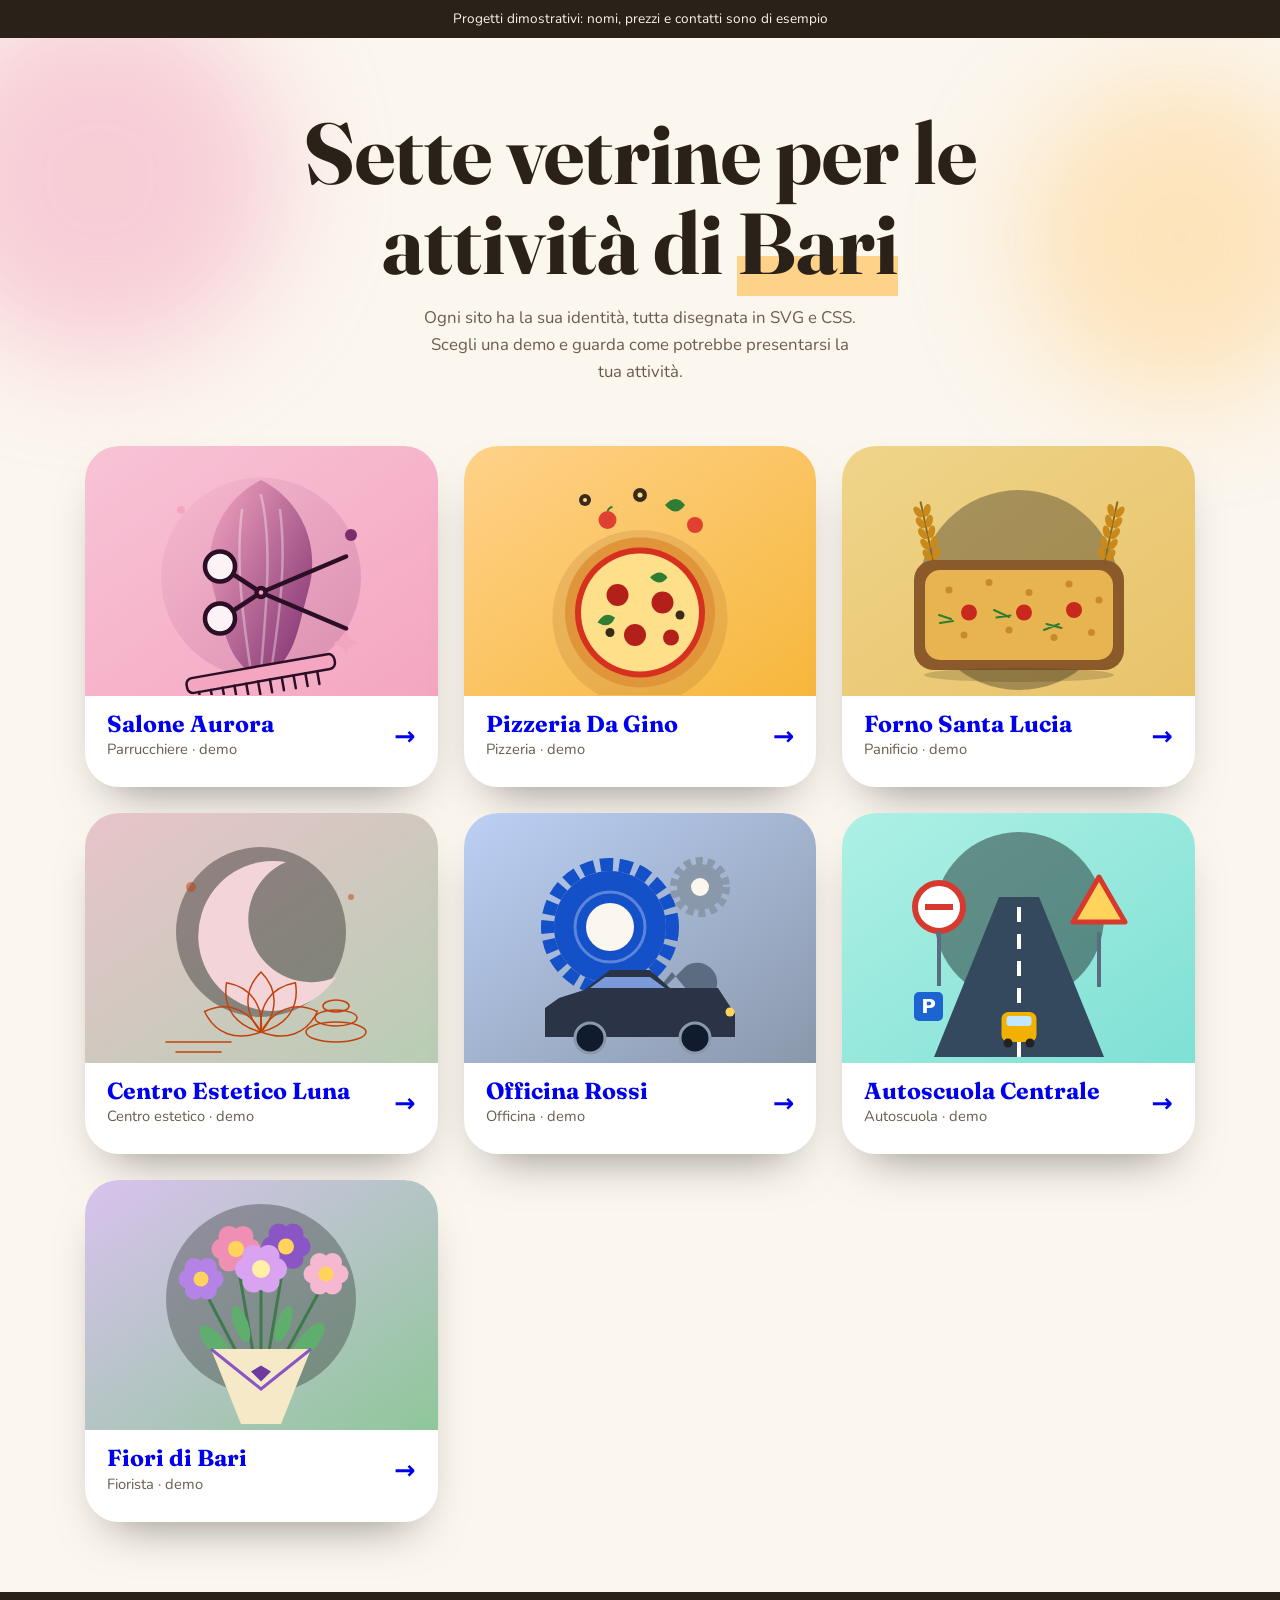
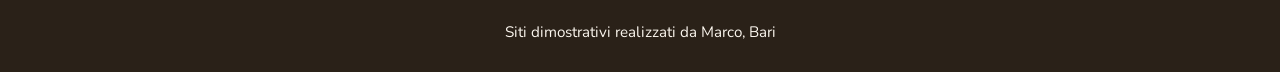
<file: index.html>
<!doctype html>
<html lang="it"><head><meta charset="utf-8"><meta name="viewport" content="width=device-width,initial-scale=1"><title>7 siti vetrina per le attività di Bari · Demo</title><meta name="description" content="Sette siti vetrina dimostrativi per piccole attività locali di Bari: parrucchiere, pizzeria, panificio, estetica, officina, autoscuola, fiorista."><meta name="theme-color" content="#fbf6ee"><link rel="icon" href="data:image/svg+xml,%3Csvg xmlns=%27http://www.w3.org/2000/svg%27 viewBox=%270 0 100 100%27%3E%3Ctext y=%27.9em%27 font-size=%2790%27%3E%F0%9F%8F%AA%3C/text%3E%3C/svg%3E"><link rel="preconnect" href="https://fonts.googleapis.com"><link rel="preconnect" href="https://fonts.gstatic.com" crossorigin><link href="https://fonts.googleapis.com/css2?family=Fraunces:opsz,wght@9..144,700;9..144,900&amp;family=Nunito:wght@400;700&amp;display=swap" rel="stylesheet"><link rel="stylesheet" href="/assets/index.css"></head>
<body><div class="top">Progetti dimostrativi: nomi, prezzi e contatti sono di esempio</div>
<header class="hd"><i style="width:360px;height:360px;background:#f4a6c0;left:-80px;top:-40px"></i><i style="width:320px;height:320px;background:#ffd28a;right:-60px;top:40px"></i><h1>Sette vetrine per le attività di <em>Bari</em></h1><p>Ogni sito ha la sua identità, tutta disegnata in SVG e CSS. Scegli una demo e guarda come potrebbe presentarsi la tua attività.</p></header>
<main class="g"><a class="c" href="/parrucchiere/" style="--g:linear-gradient(145deg,#f8c3d6,#f4a6c0)"><div class="p" style="background:linear-gradient(145deg,#f8c3d6,#f4a6c0)"><svg class="art" viewBox="0 0 500 460" role="img" aria-label="Illustrazione: forbici da parrucchiere, pettine e una lunga ciocca di capelli prugna e rosa"><defs><linearGradient id="ag" x1="0" x2="1" y1="0" y2="1"><stop offset="0" stop-color="#f4a6c0"/><stop offset="1" stop-color="#7b2d6e"/></linearGradient></defs><circle cx="250" cy="225" r="200" fill="url(#ag)" opacity=".22"/><path d="M250 30c80 40 120 130 95 220s-25 140-95 180c-70-40-70-90-95-180S170 70 250 30z" fill="url(#ag)"/><path d="M250 60c22 90 12 210 0 350M212 90c-12 95-2 190 16 310M288 90c12 95 2 190-16 310" stroke="#fff" stroke-opacity=".35" stroke-width="5" fill="none" stroke-linecap="round"/><g transform="translate(250 255)" stroke="#2c0f27" stroke-width="9" stroke-linecap="round" fill="none"><path d="M0 0 170-72M0 0 170 72M0 0-52-34M0 0-52 34"/><circle cx="-82" cy="-52" r="30" fill="#fbf3f6"/><circle cx="-82" cy="52" r="30" fill="#fbf3f6"/><circle r="9" fill="#f4a6c0"/></g><g transform="rotate(-10 250 420)"><rect x="100" y="402" width="300" height="30" rx="12" fill="#f4a6c0" stroke="#2c0f27" stroke-width="5"/><path d="M122 432v26M146 432v26M170 432v26M194 432v26M218 432v26M242 432v26M266 432v26M290 432v26M314 432v26M338 432v26M362 432v26" stroke="#2c0f27" stroke-width="5" stroke-linecap="round"/></g><circle cx="90" cy="90" r="8" fill="#f4a6c0"/><circle cx="430" cy="140" r="12" fill="#7b2d6e"/><path d="M420 330l8 18 18 8-18 8-8 18-8-18-18-8 18-8z" fill="#f4a6c0"/></svg></div><div class="b"><div><h2>Salone Aurora</h2><span>Parrucchiere · demo</span></div><b aria-hidden="true">→</b></div></a><a class="c" href="/pizzeria/" style="--g:linear-gradient(145deg,#ffd28a,#f6b73c)"><div class="p" style="background:linear-gradient(145deg,#ffd28a,#f6b73c)"><svg class="art" viewBox="0 0 500 460" role="img" aria-label="Illustrazione: una pizza con pomodorini, basilico e olive che cadono sopra"><circle cx="250" cy="305" r="175" fill="#8a4b1c" opacity=".15"/><circle cx="250" cy="295" r="150" fill="#e0953a"/><circle cx="250" cy="295" r="130" fill="#d6301f"/><circle cx="250" cy="295" r="118" fill="#ffe08a"/><g fill="#b3201a"><circle cx="205" cy="260" r="22"/><circle cx="295" cy="275" r="22"/><circle cx="240" cy="340" r="22"/><circle cx="312" cy="345" r="16"/></g><g fill="#2f7d32"><path d="M165 315q15-25 35-10-10 25-35 10z"/><path d="M270 225q20-20 35 0-15 20-35 0z"/></g><g fill="#3a2a1a"><circle cx="190" cy="335" r="9"/><circle cx="330" cy="300" r="9"/></g><g class="fall"><circle cx="185" cy="110" r="18" fill="#e0402f"/><path d="M185 92q4-8 10-8" stroke="#2f7d32" stroke-width="4" fill="none"/></g><g class="fall" style="animation-delay:-1.2s"><path d="M300 80q22-24 40 0-18 26-40 0z" fill="#2f7d32"/></g><g class="fall" style="animation-delay:-2.4s"><circle cx="250" cy="60" r="14" fill="#3a2a1a"/><circle cx="250" cy="60" r="5" fill="#ffe08a"/></g><g class="fall" style="animation-delay:-3s"><circle cx="360" cy="120" r="16" fill="#e0402f"/></g><g class="fall" style="animation-delay:-.6s"><circle cx="140" cy="70" r="12" fill="#3a2a1a"/><circle cx="140" cy="70" r="4" fill="#ffe08a"/></g></svg></div><div class="b"><div><h2>Pizzeria Da Gino</h2><span>Pizzeria · demo</span></div><b aria-hidden="true">→</b></div></a><a class="c" href="/panificio/" style="--g:linear-gradient(145deg,#efd48a,#e8c36a)"><div class="p" style="background:linear-gradient(145deg,#efd48a,#e8c36a)"><svg class="art" viewBox="0 0 500 460" role="img" aria-label="Illustrazione: una teglia con focaccia barese, pomodorini, rosmarino e spighe di grano"><circle cx="250" cy="250" r="200" fill="var(--ac2)" opacity=".3"/><g transform="rotate(-12 80 200)"><path d="M80 200 V70" stroke="#8a6a20" stroke-width="4"/><ellipse cx="71" cy="178" rx="7" ry="13" fill="#c98a1b" transform="rotate(-25 71 178)"/><ellipse cx="89" cy="178" rx="7" ry="13" fill="#c98a1b" transform="rotate(25 89 178)"/><ellipse cx="71" cy="156" rx="7" ry="13" fill="#c98a1b" transform="rotate(-25 71 156)"/><ellipse cx="89" cy="156" rx="7" ry="13" fill="#c98a1b" transform="rotate(25 89 156)"/><ellipse cx="71" cy="134" rx="7" ry="13" fill="#c98a1b" transform="rotate(-25 71 134)"/><ellipse cx="89" cy="134" rx="7" ry="13" fill="#c98a1b" transform="rotate(25 89 134)"/><ellipse cx="71" cy="112" rx="7" ry="13" fill="#c98a1b" transform="rotate(-25 71 112)"/><ellipse cx="89" cy="112" rx="7" ry="13" fill="#c98a1b" transform="rotate(25 89 112)"/><ellipse cx="71" cy="90" rx="7" ry="13" fill="#c98a1b" transform="rotate(-25 71 90)"/><ellipse cx="89" cy="90" rx="7" ry="13" fill="#c98a1b" transform="rotate(25 89 90)"/></g><g transform="rotate(12 420 200)"><path d="M420 200 V70" stroke="#8a6a20" stroke-width="4"/><ellipse cx="411" cy="178" rx="7" ry="13" fill="#c98a1b" transform="rotate(-25 411 178)"/><ellipse cx="429" cy="178" rx="7" ry="13" fill="#c98a1b" transform="rotate(25 429 178)"/><ellipse cx="411" cy="156" rx="7" ry="13" fill="#c98a1b" transform="rotate(-25 411 156)"/><ellipse cx="429" cy="156" rx="7" ry="13" fill="#c98a1b" transform="rotate(25 429 156)"/><ellipse cx="411" cy="134" rx="7" ry="13" fill="#c98a1b" transform="rotate(-25 411 134)"/><ellipse cx="429" cy="134" rx="7" ry="13" fill="#c98a1b" transform="rotate(25 429 134)"/><ellipse cx="411" cy="112" rx="7" ry="13" fill="#c98a1b" transform="rotate(-25 411 112)"/><ellipse cx="429" cy="112" rx="7" ry="13" fill="#c98a1b" transform="rotate(25 429 112)"/><ellipse cx="411" cy="90" rx="7" ry="13" fill="#c98a1b" transform="rotate(-25 411 90)"/><ellipse cx="429" cy="90" rx="7" ry="13" fill="#c98a1b" transform="rotate(25 429 90)"/></g><rect x="40" y="190" width="420" height="220" rx="40" fill="#8a5a2b"/><rect x="62" y="210" width="376" height="180" rx="30" fill="#e8b44f"/><g fill="#c98a2b"><circle cx="110" cy="250" r="7"/><circle cx="190" cy="235" r="7"/><circle cx="270" cy="255" r="7"/><circle cx="350" cy="238" r="7"/><circle cx="410" cy="270" r="7"/><circle cx="140" cy="340" r="7"/><circle cx="230" cy="330" r="7"/><circle cx="320" cy="345" r="7"/><circle cx="395" cy="335" r="7"/></g><g fill="#c8281e"><circle cx="150" cy="295" r="16"/><circle cx="260" cy="295" r="16"/><circle cx="360" cy="290" r="16"/></g><g stroke="#2f7d32" stroke-width="4" stroke-linecap="round"><path d="M200 290l30 14M205 305l28-4M300 330l30-12M305 318l30 8M90 300l24 8M92 316l26-4"/></g><ellipse cx="250" cy="420" rx="190" ry="14" fill="#3a2a12" opacity=".2"/></svg></div><div class="b"><div><h2>Forno Santa Lucia</h2><span>Panificio · demo</span></div><b aria-hidden="true">→</b></div></a><a class="c" href="/estetica/" style="--g:linear-gradient(145deg,#e8c4ca,#b8cdb4)"><div class="p" style="background:linear-gradient(145deg,#e8c4ca,#b8cdb4)"><svg class="art" viewBox="0 0 500 460" role="img" aria-label="Illustrazione al tratto: luna, fiore di loto e sassi del massaggio"><circle cx="250" cy="200" r="170" fill="var(--ac2)" opacity=".35"/><path d="M300 60A150 150 0 1 0 400 290A120 120 0 1 1 300 60z" fill="#f2d4d9"/><g fill="none" stroke="var(--ac)" stroke-width="3" stroke-linecap="round"><path id="lp" d="M250 400C215 360 215 315 250 280C285 315 285 360 250 400z"/><path d="M250 400C215 360 215 315 250 280C285 315 285 360 250 400z" transform="rotate(-35 250 400)"/><path d="M250 400C215 360 215 315 250 280C285 315 285 360 250 400z" transform="rotate(35 250 400)"/><path d="M250 400C215 360 215 315 250 280C285 315 285 360 250 400z" transform="rotate(-70 250 400)"/><path d="M250 400C215 360 215 315 250 280C285 315 285 360 250 400z" transform="rotate(70 250 400)"/><ellipse cx="400" cy="400" rx="60" ry="20"/><ellipse cx="400" cy="372" rx="42" ry="16"/><ellipse cx="400" cy="348" rx="26" ry="12"/><path d="M60 420h130M80 440h90"/></g><circle cx="110" cy="110" r="10" fill="var(--ac)" opacity=".5"/><circle cx="430" cy="130" r="6" fill="var(--ac)" opacity=".5"/></svg></div><div class="b"><div><h2>Centro Estetico Luna</h2><span>Centro estetico · demo</span></div><b aria-hidden="true">→</b></div></a><a class="c" href="/officina/" style="--g:linear-gradient(145deg,#bcd0f5,#8a98ab)"><div class="p" style="background:linear-gradient(145deg,#bcd0f5,#8a98ab)"><svg class="art" viewBox="0 0 500 460" role="img" aria-label="Illustrazione: grande ingranaggio blu, piccolo ingranaggio, chiave inglese e auto"><g class="gear"><circle cx="190" cy="190" r="125" fill="none" stroke="#1450c8" stroke-width="26" stroke-dasharray="26 11.9"/><circle cx="190" cy="190" r="112" fill="#1450c8"/><circle cx="190" cy="190" r="48" style="fill:var(--bg)"/><circle cx="190" cy="190" r="70" fill="none" stroke="#fff" stroke-opacity=".3" stroke-width="6"/></g><g class="gear r"><circle cx="370" cy="110" r="52" fill="none" stroke="#8a98ab" stroke-width="16" stroke-dasharray="14 9.5"/><circle cx="370" cy="110" r="46" fill="#8a98ab"/><circle cx="370" cy="110" r="18" style="fill:var(--bg)"/></g><path d="M300 330l100-100a40 40 0 0 1 60 50l-28-8-8 28-50-60z" fill="#5a6b82" transform="translate(-60 40)"/><path d="M330 300l-190 190" stroke="#5a6b82" stroke-width="0"/><path d="M60 410h380v-46l-34-52h-96l-40-36H190l-52 40-50 16-28 20z" fill="#2a3446"/><path d="M180 290h90l30 22H150z" fill="#8fb4ff" opacity=".8"/><g fill="#101c2e" stroke="#8a98ab" stroke-width="6"><circle cx="150" cy="412" r="30"/><circle cx="360" cy="412" r="30"/></g><circle cx="430" cy="360" r="9" fill="#ffd35c"/></svg></div><div class="b"><div><h2>Officina Rossi</h2><span>Officina · demo</span></div><b aria-hidden="true">→</b></div></a><a class="c" href="/autoscuola/" style="--g:linear-gradient(145deg,#aef0e5,#7fe0d4)"><div class="p" style="background:linear-gradient(145deg,#aef0e5,#7fe0d4)"><svg class="art" viewBox="0 0 500 460" role="img" aria-label="Illustrazione: strada con segnali stradali e una piccola auto"><circle cx="250" cy="170" r="170" fill="var(--ac2)" opacity=".4"/><path d="M80 450L420 450 290 130 210 130z" fill="#34495e"/><path d="M250 450V140" stroke="#fff" stroke-width="8" stroke-dasharray="30 24"/><circle cx="90" cy="150" r="48" fill="#fff" stroke="#d63a2f" stroke-width="12"/><path d="M62 150h56" stroke="#d63a2f" stroke-width="12"/><path d="M90 198v110" stroke="#5a6b82" stroke-width="8"/><path d="M410 90l52 90h-104z" fill="#ffd35c" stroke="#d63a2f" stroke-width="10" stroke-linejoin="round"/><path d="M410 200v110" stroke="#5a6b82" stroke-width="8"/><rect x="40" y="320" width="58" height="58" rx="10" fill="#1b64d1"/><text x="69" y="362" text-anchor="middle" font-size="40" font-weight="800" fill="#fff" font-family="system-ui">P</text><rect x="215" y="360" width="70" height="60" rx="14" fill="#f2b100"/><rect x="225" y="368" width="50" height="20" rx="6" fill="#bfe8ff"/><circle cx="228" cy="422" r="9" fill="#222"/><circle cx="272" cy="422" r="9" fill="#222"/></svg></div><div class="b"><div><h2>Autoscuola Centrale</h2><span>Autoscuola · demo</span></div><b aria-hidden="true">→</b></div></a><a class="c" href="/fiorista/" style="--g:linear-gradient(145deg,#d9c2ee,#8fc79a)"><div class="p" style="background:linear-gradient(145deg,#d9c2ee,#8fc79a)"><svg class="art" viewBox="0 0 500 460" role="img" aria-label="Illustrazione: un bouquet di fiori viola e rosa con foglie verdi e carta da regalo"><circle cx="250" cy="200" r="190" fill="var(--ac2)" opacity=".28"/><g stroke="#3f7a4c" stroke-width="6" stroke-linecap="round" fill="none"><path d="M250 400L130 170M250 400L200 110M250 400L300 100M250 400L380 160M250 400L250 150"/></g><g fill="#5fae6e"><ellipse cx="160" cy="290" rx="18" ry="46" transform="rotate(-40 160 290)"/><ellipse cx="345" cy="285" rx="18" ry="46" transform="rotate(40 345 285)"/><ellipse cx="210" cy="250" rx="14" ry="38" transform="rotate(-20 210 250)"/><ellipse cx="295" cy="250" rx="14" ry="38" transform="rotate(20 295 250)"/></g><circle cx="156" cy="160" r="19" fill="#b583e6"/><circle cx="143" cy="182" r="19" fill="#b583e6"/><circle cx="117" cy="182" r="19" fill="#b583e6"/><circle cx="104" cy="160" r="19" fill="#b583e6"/><circle cx="116" cy="137" r="19" fill="#b583e6"/><circle cx="143" cy="137" r="19" fill="#b583e6"/><circle cx="130" cy="160" r="15" fill="#ffd35c"/><circle cx="228" cy="100" r="21" fill="#f08fb4"/><circle cx="214" cy="124" r="21" fill="#f08fb4"/><circle cx="186" cy="124" r="21" fill="#f08fb4"/><circle cx="172" cy="100" r="21" fill="#f08fb4"/><circle cx="186" cy="75" r="21" fill="#f08fb4"/><circle cx="214" cy="75" r="21" fill="#f08fb4"/><circle cx="200" cy="100" r="16" fill="#ffd35c"/><circle cx="328" cy="95" r="21" fill="#8a55c4"/><circle cx="314" cy="119" r="21" fill="#8a55c4"/><circle cx="286" cy="119" r="21" fill="#8a55c4"/><circle cx="272" cy="95" r="21" fill="#8a55c4"/><circle cx="286" cy="70" r="21" fill="#8a55c4"/><circle cx="314" cy="70" r="21" fill="#8a55c4"/><circle cx="300" cy="95" r="16" fill="#ffd35c"/><circle cx="406" cy="150" r="19" fill="#f5b8d0"/><circle cx="393" cy="172" r="19" fill="#f5b8d0"/><circle cx="367" cy="172" r="19" fill="#f5b8d0"/><circle cx="354" cy="150" r="19" fill="#f5b8d0"/><circle cx="367" cy="127" r="19" fill="#f5b8d0"/><circle cx="393" cy="127" r="19" fill="#f5b8d0"/><circle cx="380" cy="150" r="15" fill="#ffd35c"/><circle cx="280" cy="140" r="22" fill="#d9a3f2"/><circle cx="265" cy="165" r="22" fill="#d9a3f2"/><circle cx="235" cy="165" r="22" fill="#d9a3f2"/><circle cx="220" cy="140" r="22" fill="#d9a3f2"/><circle cx="235" cy="114" r="22" fill="#d9a3f2"/><circle cx="265" cy="114" r="22" fill="#d9a3f2"/><circle cx="250" cy="140" r="18" fill="#fff0a6"/><path d="M150 300L350 300 290 450 210 450z" fill="#f6e9c8"/><path d="M150 300L250 380 350 300" fill="none" stroke="#8a55c4" stroke-width="6"/><path d="M230 345l20 20 20-20-20-12z" fill="#6d3aa0"/></svg></div><div class="b"><div><h2>Fiori di Bari</h2><span>Fiorista · demo</span></div><b aria-hidden="true">→</b></div></a></main>
<footer>Siti dimostrativi realizzati da Marco, Bari</footer>
<script>const io=new IntersectionObserver(e=>e.forEach(x=>{if(x.isIntersecting){x.target.classList.add('in');io.unobserve(x.target)}}),{threshold:.1});document.querySelectorAll('.c').forEach(c=>io.observe(c));</script>
<noscript><style>.c{opacity:1;transform:none}</style></noscript>
</body></html>
</file>
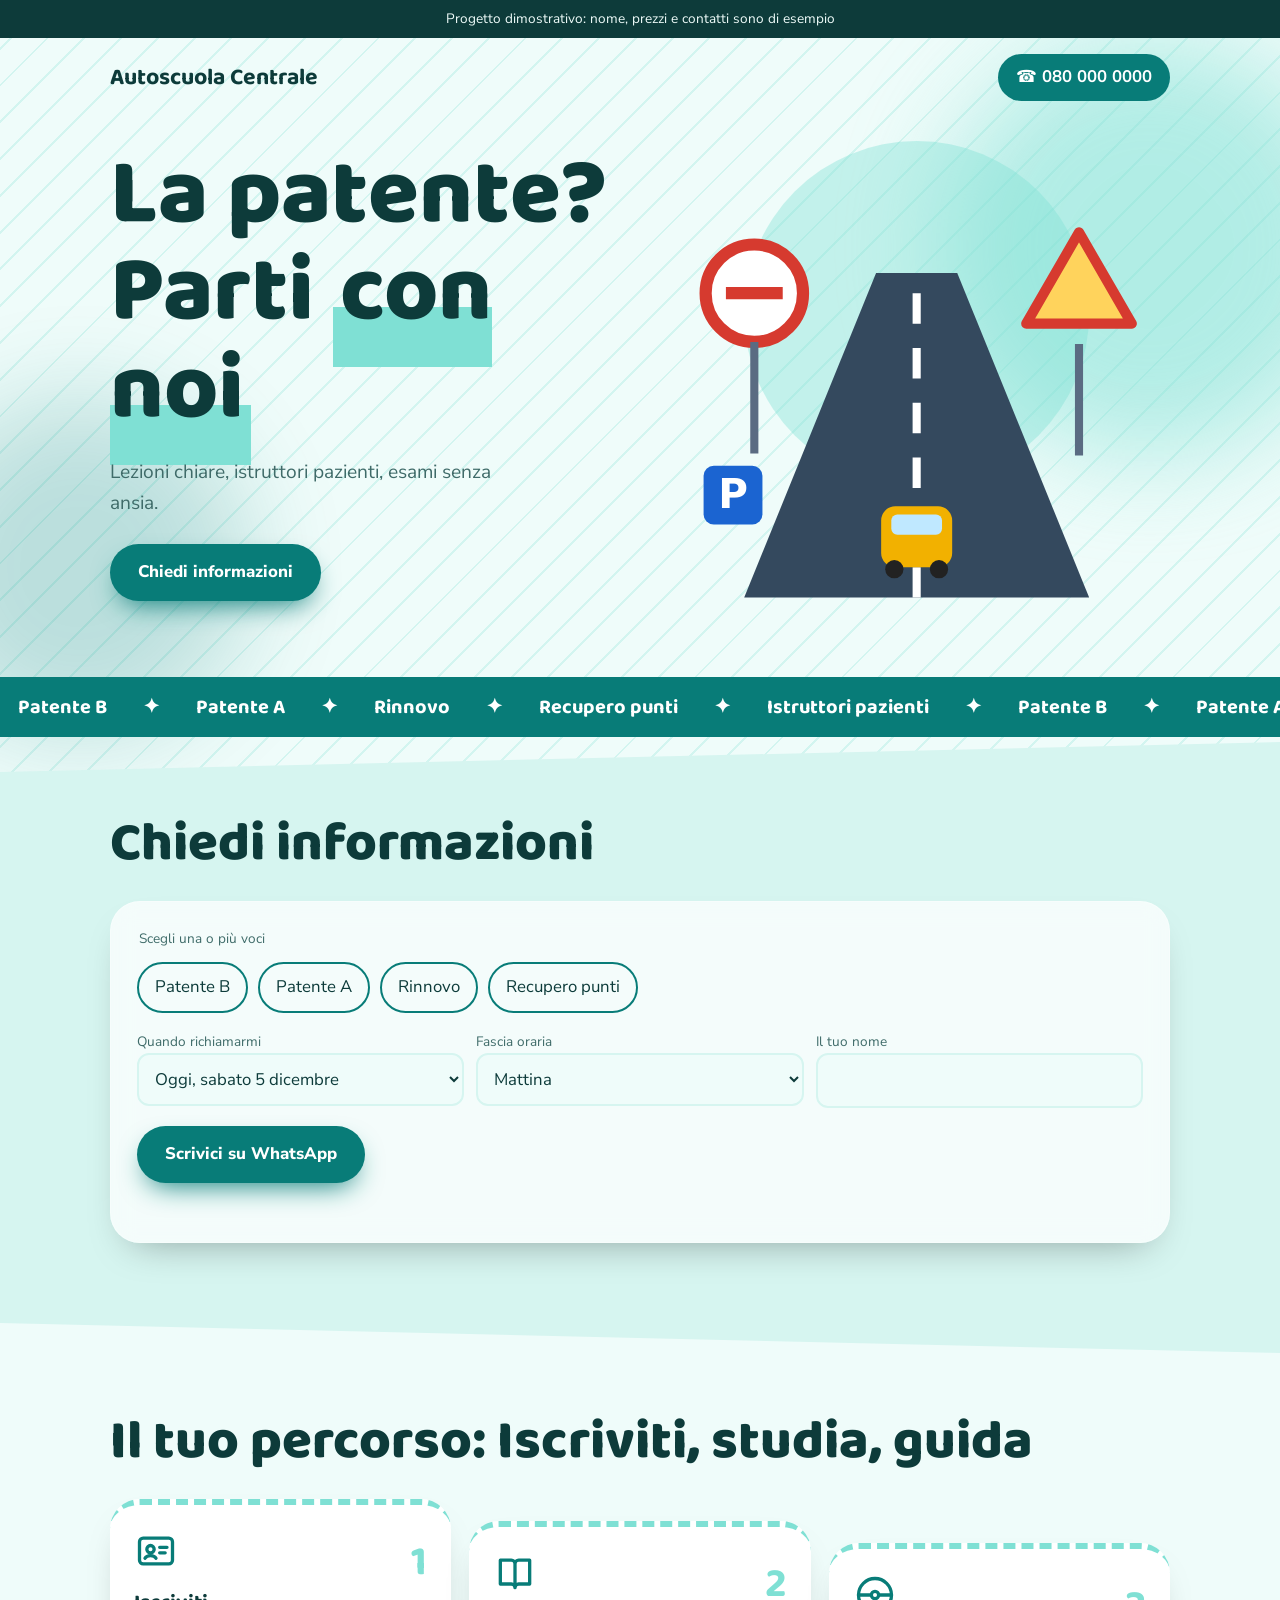
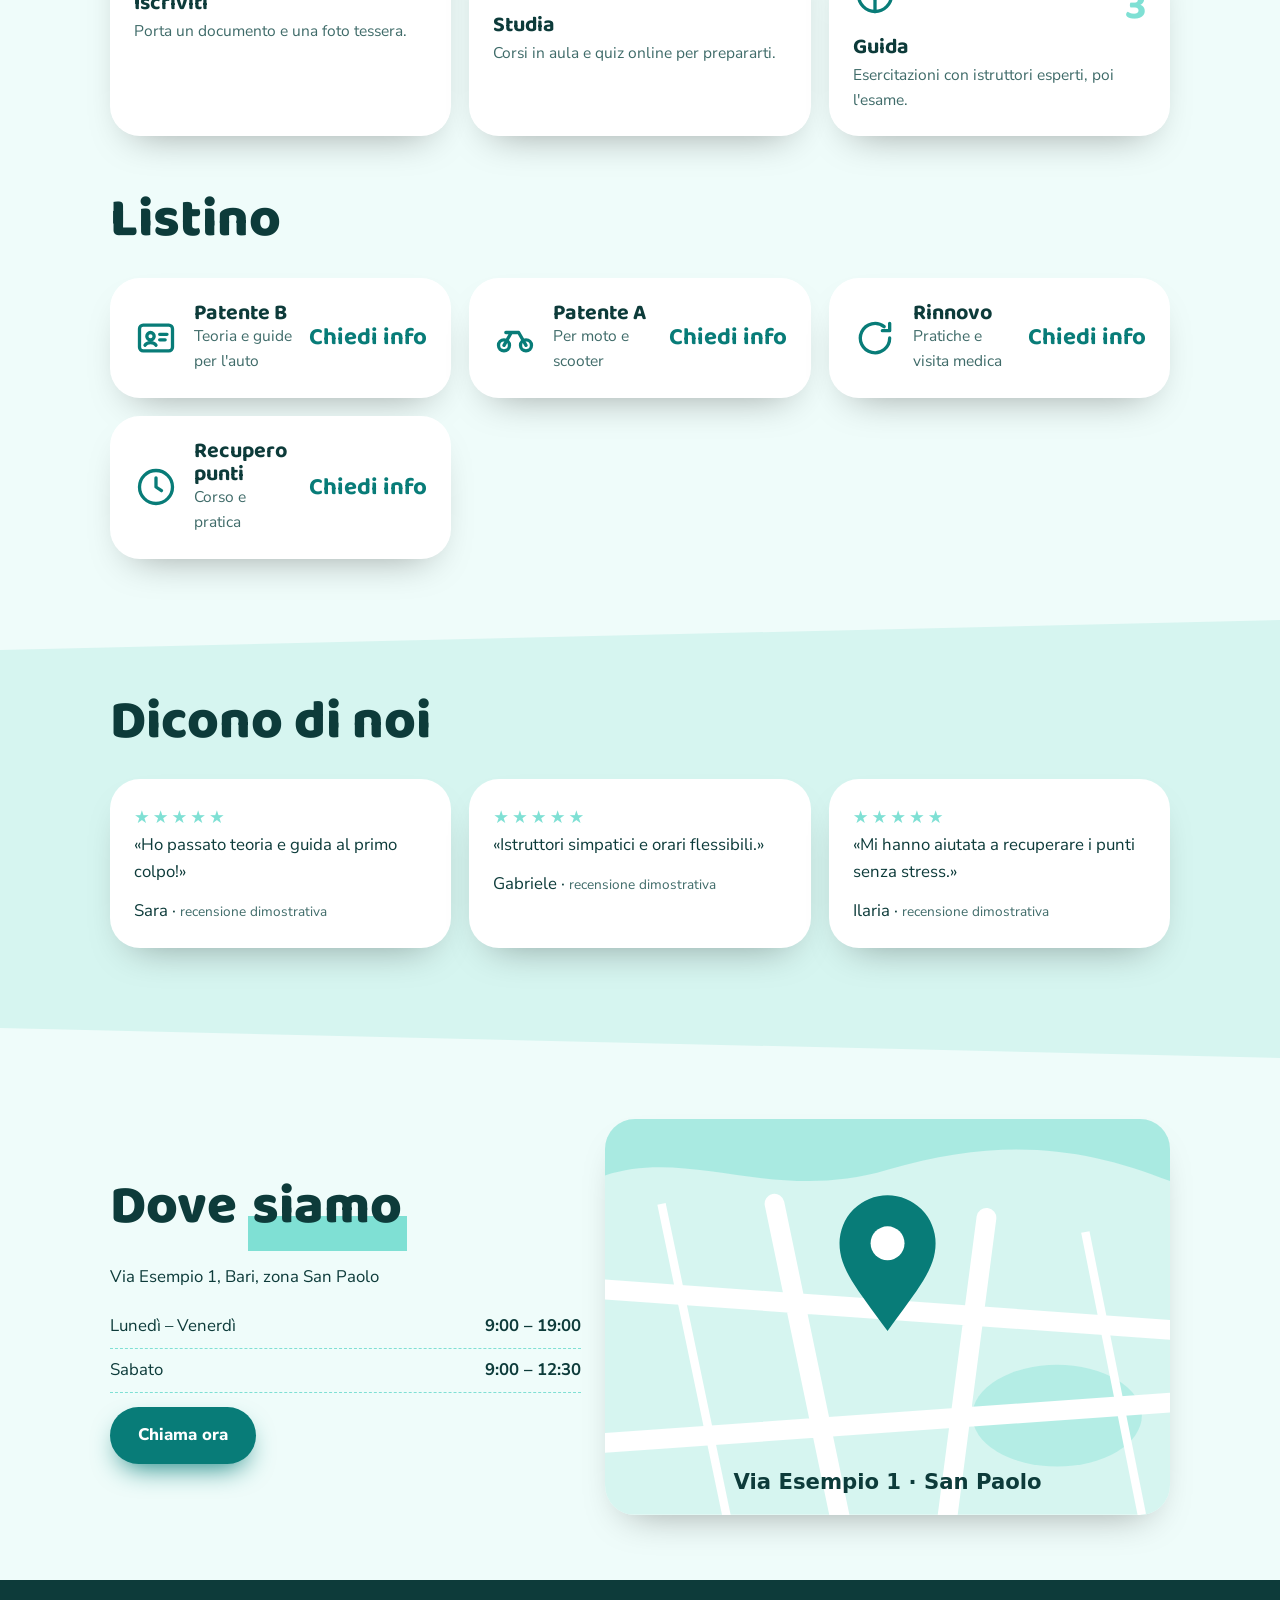
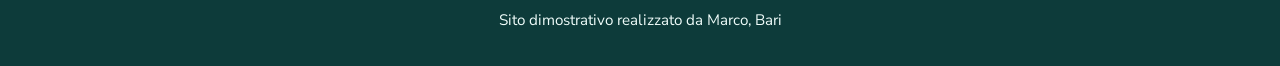
<file: autoscuola/index.html>
<!doctype html>
<html lang="it"><head><meta charset="utf-8"><meta name="viewport" content="width=device-width,initial-scale=1"><title>Autoscuola Centrale · Patente a Bari (demo)</title><meta name="description" content="Sito dimostrativo: autoscuola a Bari con patente B, patente A, rinnovo e recupero punti."><meta name="theme-color" content="#effcfa"><link rel="icon" href="data:image/svg+xml,%3Csvg xmlns=%27http://www.w3.org/2000/svg%27 viewBox=%270 0 100 100%27%3E%3Ctext y=%27.9em%27 font-size=%2790%27%3E🚗%3C/text%3E%3C/svg%3E"><link rel="preconnect" href="https://fonts.googleapis.com"><link rel="preconnect" href="https://fonts.gstatic.com" crossorigin><link href="https://fonts.googleapis.com/css2?family=Baloo+2:wght@600;800&amp;family=Nunito+Sans:wght@400;700&amp;display=swap" rel="stylesheet"><link rel="stylesheet" href="/assets/base.css"><link rel="stylesheet" href="style.css"><noscript><style>.rv{opacity:1;transform:none}</style></noscript></head>
<body>
<div class="top">Progetto dimostrativo: nome, prezzi e contatti sono di esempio</div>
<header class="h"><a class="logo" href="#">Autoscuola Centrale</a><a class="tel" href="tel:+390800000000" aria-label="Chiama 080 000 0000">☎ 080 000 0000</a></header>
<main>
<section class="hero"><div class="blob b1"></div><div class="blob b2"></div><div class="wrap"><div><h1>La patente? Parti <em>con noi</em></h1><p>Lezioni chiare, istruttori pazienti, esami senza ansia.</p><a class="btn" href="#prenota">Chiedi informazioni</a></div><svg class="art" viewBox="0 0 500 460" role="img" aria-label="Illustrazione: strada con segnali stradali e una piccola auto"><circle cx="250" cy="170" r="170" fill="var(--ac2)" opacity=".4"/><path d="M80 450L420 450 290 130 210 130z" fill="#34495e"/><path d="M250 450V140" stroke="#fff" stroke-width="8" stroke-dasharray="30 24"/><circle cx="90" cy="150" r="48" fill="#fff" stroke="#d63a2f" stroke-width="12"/><path d="M62 150h56" stroke="#d63a2f" stroke-width="12"/><path d="M90 198v110" stroke="#5a6b82" stroke-width="8"/><path d="M410 90l52 90h-104z" fill="#ffd35c" stroke="#d63a2f" stroke-width="10" stroke-linejoin="round"/><path d="M410 200v110" stroke="#5a6b82" stroke-width="8"/><rect x="40" y="320" width="58" height="58" rx="10" fill="#1b64d1"/><text x="69" y="362" text-anchor="middle" font-size="40" font-weight="800" fill="#fff" font-family="system-ui">P</text><rect x="215" y="360" width="70" height="60" rx="14" fill="#f2b100"/><rect x="225" y="368" width="50" height="20" rx="6" fill="#bfe8ff"/><circle cx="228" cy="422" r="9" fill="#222"/><circle cx="272" cy="422" r="9" fill="#222"/></svg></div></section>
<div class="mq" aria-hidden="true"><div><span>Patente B</span><span aria-hidden="true">✦</span><span>Patente A</span><span aria-hidden="true">✦</span><span>Rinnovo</span><span aria-hidden="true">✦</span><span>Recupero punti</span><span aria-hidden="true">✦</span><span>Istruttori pazienti</span><span aria-hidden="true">✦</span><span>Patente B</span><span aria-hidden="true">✦</span><span>Patente A</span><span aria-hidden="true">✦</span><span>Rinnovo</span><span aria-hidden="true">✦</span><span>Recupero punti</span><span aria-hidden="true">✦</span><span>Istruttori pazienti</span><span aria-hidden="true">✦</span><span>Patente B</span><span aria-hidden="true">✦</span><span>Patente A</span><span aria-hidden="true">✦</span><span>Rinnovo</span><span aria-hidden="true">✦</span><span>Recupero punti</span><span aria-hidden="true">✦</span><span>Istruttori pazienti</span><span aria-hidden="true">✦</span><span>Patente B</span><span aria-hidden="true">✦</span><span>Patente A</span><span aria-hidden="true">✦</span><span>Rinnovo</span><span aria-hidden="true">✦</span><span>Recupero punti</span><span aria-hidden="true">✦</span><span>Istruttori pazienti</span><span aria-hidden="true">✦</span></div></div>
<svg class="sep" viewBox="0 0 1440 60" preserveAspectRatio="none" aria-hidden="true"><path d="M0 60V35L1440 5V60z" fill="currentColor"/></svg>
<section class="soft" id="prenota" style="padding-top:20px"><div class="wrap"><h2 class="rv">Chiedi informazioni</h2>
<form id="book" class="card glass rv" data-biz="Autoscuola Centrale" data-intro="vorrei informazioni su" data-days="od" data-times="Mattina,Pomeriggio" data-dl="Quando richiamarmi" data-tl="Fascia oraria"><fieldset><legend class="l">Scegli una o più voci</legend><div class="chips"><label class="chip"><input type="checkbox" value="Patente B"><span>Patente B</span></label><label class="chip"><input type="checkbox" value="Patente A"><span>Patente A</span></label><label class="chip"><input type="checkbox" value="Rinnovo"><span>Rinnovo</span></label><label class="chip"><input type="checkbox" value="Recupero punti"><span>Recupero punti</span></label></div></fieldset>
<div class="row"><div><label class="l" for="day">Quando richiamarmi</label><select id="day"></select></div><div><label class="l" for="time">Fascia oraria</label><select id="time"></select></div><div><label class="l" for="nome">Il tuo nome</label><input type="text" id="nome" autocomplete="given-name"></div></div>
<button class="btn" type="submit">Scrivici su WhatsApp</button><p id="msg" role="status"></p></form></div></section>
<svg class="sep flip" viewBox="0 0 1440 60" preserveAspectRatio="none" aria-hidden="true"><path d="M0 60V35L1440 5V60z" fill="currentColor"/></svg>
<section id="come"><div class="wrap"><h2 class="rv">Il tuo percorso: Iscriviti, studia, guida</h2><ol class="grid steps"><li class="card rv"><span class="n">1</span><svg class="ic" viewBox="0 0 24 24" fill="none" stroke="currentColor" stroke-width="1.8" stroke-linecap="round" stroke-linejoin="round" aria-hidden="true"><rect x="3" y="5" width="18" height="14" rx="2"/><circle cx="9" cy="11" r="2"/><path d="M6 16c1-2 5-2 6 0M14 10h4M14 13h3"/></svg><h3>Iscriviti</h3><p>Porta un documento e una foto tessera.</p></li><li class="card rv"><span class="n">2</span><svg class="ic" viewBox="0 0 24 24" fill="none" stroke="currentColor" stroke-width="1.8" stroke-linecap="round" stroke-linejoin="round" aria-hidden="true"><path d="M4 5h6a2 2 0 0 1 2 2v13a2 2 0 0 0-2-2H4zM20 5h-6a2 2 0 0 0-2 2v13a2 2 0 0 1 2-2h6z"/></svg><h3>Studia</h3><p>Corsi in aula e quiz online per prepararti.</p></li><li class="card rv"><span class="n">3</span><svg class="ic" viewBox="0 0 24 24" fill="none" stroke="currentColor" stroke-width="1.8" stroke-linecap="round" stroke-linejoin="round" aria-hidden="true"><circle cx="12" cy="12" r="9"/><circle cx="12" cy="12" r="2"/><path d="M3 12h7M14 12h7M12 14v7"/></svg><h3>Guida</h3><p>Esercitazioni con istruttori esperti, poi l'esame.</p></li></ol></div></section>
<section id="listino" style="padding-top:0"><div class="wrap"><h2 class="rv">Listino</h2><ul class="grid list"><li class="card li rv"><svg class="ic" viewBox="0 0 24 24" fill="none" stroke="currentColor" stroke-width="1.8" stroke-linecap="round" stroke-linejoin="round" aria-hidden="true"><rect x="3" y="5" width="18" height="14" rx="2"/><circle cx="9" cy="11" r="2"/><path d="M6 16c1-2 5-2 6 0M14 10h4M14 13h3"/></svg><div><h3>Patente B</h3><p>Teoria e guide per l'auto</p></div><div class="pp"><span class="pr">Chiedi info</span></div></li><li class="card li rv"><svg class="ic" viewBox="0 0 24 24" fill="none" stroke="currentColor" stroke-width="1.8" stroke-linecap="round" stroke-linejoin="round" aria-hidden="true"><circle cx="6" cy="16" r="3"/><circle cx="18" cy="16" r="3"/><path d="M6 16l4-7h4l4 7M10 9H7"/></svg><div><h3>Patente A</h3><p>Per moto e scooter</p></div><div class="pp"><span class="pr">Chiedi info</span></div></li><li class="card li rv"><svg class="ic" viewBox="0 0 24 24" fill="none" stroke="currentColor" stroke-width="1.8" stroke-linecap="round" stroke-linejoin="round" aria-hidden="true"><path d="M20 12a8 8 0 1 1-3-6.2M20 4v4h-4"/></svg><div><h3>Rinnovo</h3><p>Pratiche e visita medica</p></div><div class="pp"><span class="pr">Chiedi info</span></div></li><li class="card li rv"><svg class="ic" viewBox="0 0 24 24" fill="none" stroke="currentColor" stroke-width="1.8" stroke-linecap="round" stroke-linejoin="round" aria-hidden="true"><circle cx="12" cy="12" r="9"/><path d="M12 7v5l3 2"/></svg><div><h3>Recupero punti</h3><p>Corso e pratica</p></div><div class="pp"><span class="pr">Chiedi info</span></div></li></ul></div></section>

<svg class="sep" viewBox="0 0 1440 60" preserveAspectRatio="none" aria-hidden="true"><path d="M0 60V35L1440 5V60z" fill="currentColor"/></svg>
<section class="soft" style="padding-top:20px"><div class="wrap"><h2 class="rv">Dicono di noi</h2><div class="grid"><figure class="card rev rv"><span class="st" role="img" aria-label="5 stelle">★★★★★</span><blockquote>«Ho passato teoria e guida al primo colpo!»</blockquote><figcaption>Sara · <span class="l" style="display:inline">recensione dimostrativa</span></figcaption></figure><figure class="card rev rv"><span class="st" role="img" aria-label="5 stelle">★★★★★</span><blockquote>«Istruttori simpatici e orari flessibili.»</blockquote><figcaption>Gabriele · <span class="l" style="display:inline">recensione dimostrativa</span></figcaption></figure><figure class="card rev rv"><span class="st" role="img" aria-label="5 stelle">★★★★★</span><blockquote>«Mi hanno aiutata a recuperare i punti senza stress.»</blockquote><figcaption>Ilaria · <span class="l" style="display:inline">recensione dimostrativa</span></figcaption></figure></div></div></section>
<svg class="sep flip" viewBox="0 0 1440 60" preserveAspectRatio="none" aria-hidden="true"><path d="M0 60V35L1440 5V60z" fill="currentColor"/></svg>
<section id="dove"><div class="wrap two"><div class="rv"><h2>Dove <em>siamo</em></h2><p>Via Esempio 1, Bari, zona San Paolo</p><ul class="hrs"><li><span>Lunedì – Venerdì</span><b>9:00 – 19:00</b></li><li><span>Sabato</span><b>9:00 – 12:30</b></li></ul><a class="btn" href="tel:+390800000000">Chiama ora</a></div><div class="rv"><svg class="map" viewBox="0 0 400 280" role="img" aria-label="Mappa disegnata: Autoscuola Centrale, Via Esempio 1, Bari, zona San Paolo"><rect width="400" height="280" style="fill:var(--soft)"/><path d="M0 40C60 20 120 60 200 36S340 20 400 44V0H0z" fill="var(--ac2)" opacity=".5"/><ellipse cx="320" cy="210" rx="60" ry="36" fill="var(--ac2)" opacity=".4"/><g style="stroke:var(--card)" stroke-width="14" stroke-linecap="round" fill="none"><path d="M-10 120L410 150M120 60L170 300M270 70L240 300M-10 230L410 200"/></g><g style="stroke:var(--card)" stroke-width="6" fill="none"><path d="M40 60L90 300M340 80L380 280"/></g><path d="M200 150c-22-30-34-44-34-62a34 34 0 0 1 68 0c0 18-12 32-34 62z" style="fill:var(--ac)"/><circle cx="200" cy="88" r="12" fill="#fff"/><text x="200" y="262" text-anchor="middle" font-size="15" font-weight="700" style="fill:var(--fg)" font-family="system-ui">Via Esempio 1 · San Paolo</text></svg></div></div></section>
</main>
<footer>Sito dimostrativo realizzato da Marco, Bari</footer>
<nav class="mbar" aria-label="Contatti rapidi"><a href="tel:+390800000000">Chiama</a><a href="https://wa.me/390800000000" target="_blank" rel="noopener">WhatsApp</a></nav>
<script src="/assets/base.js" defer></script>
</body></html>
</file>
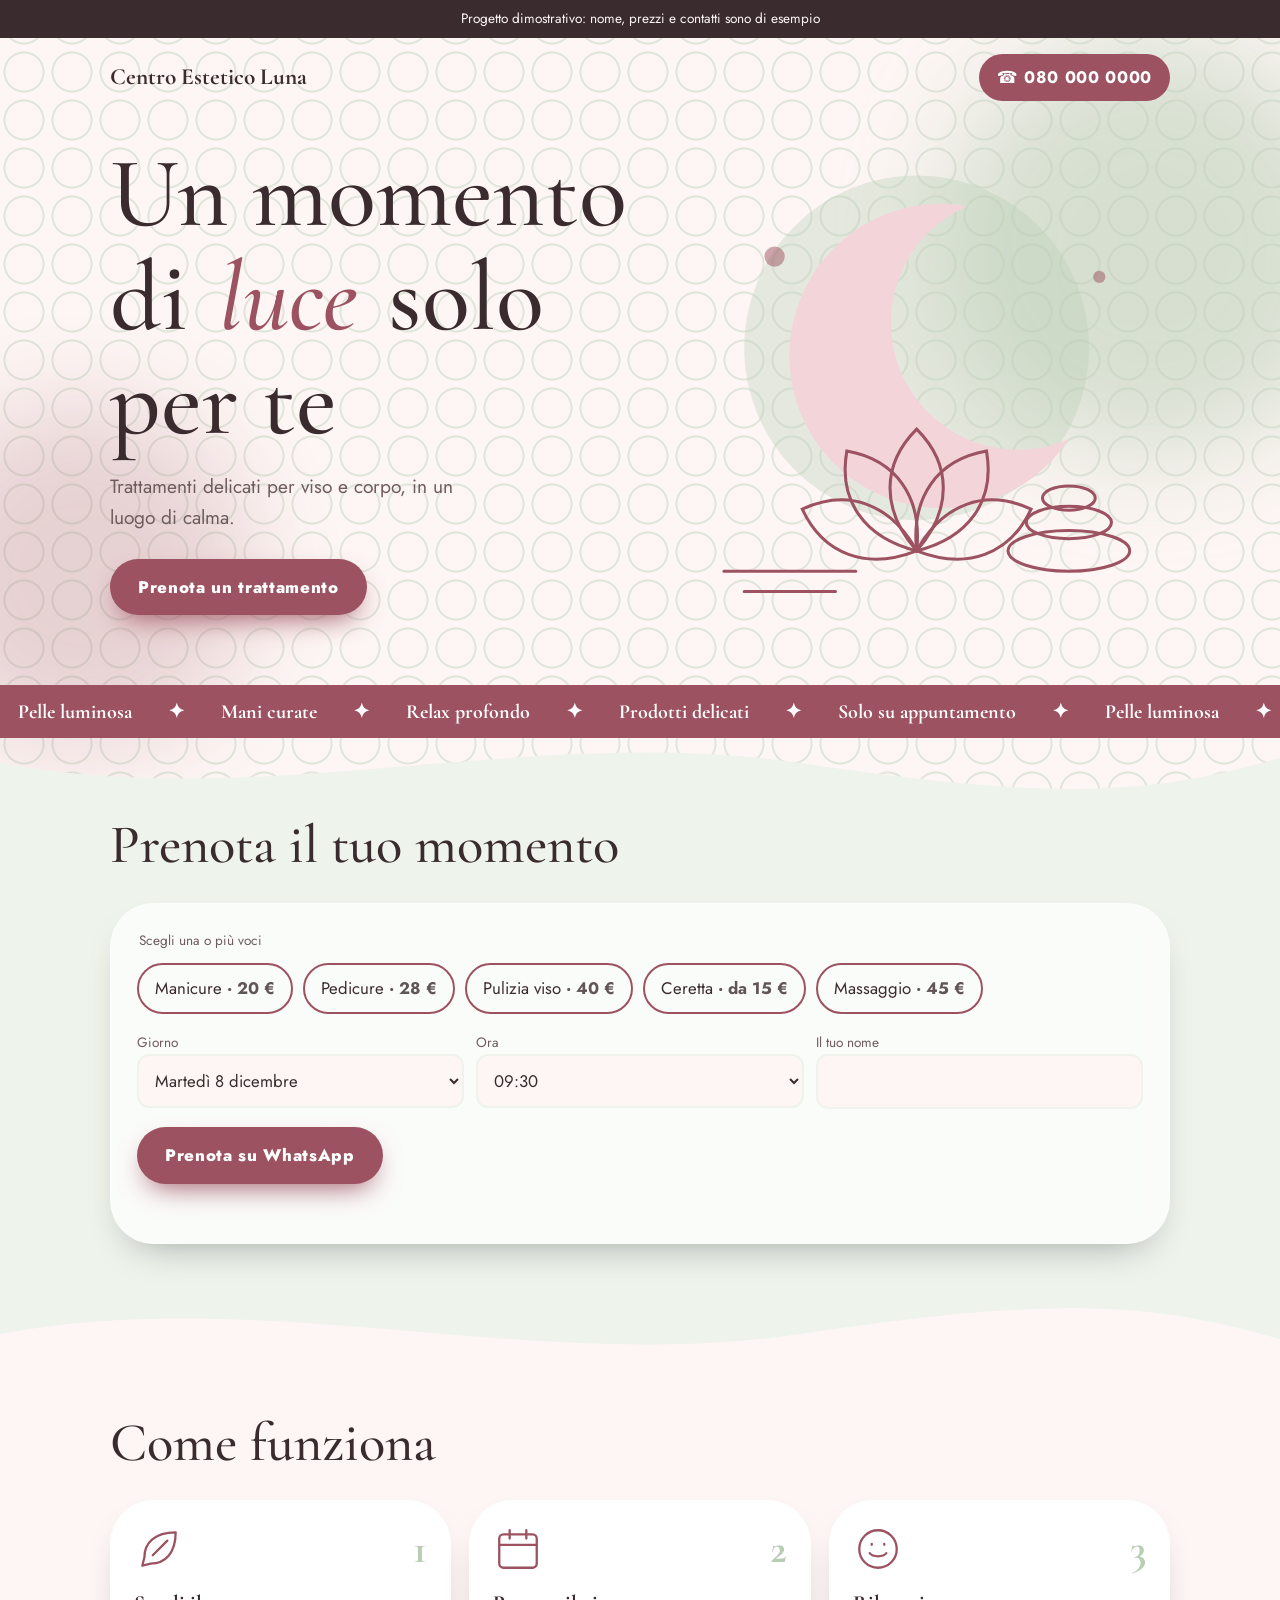
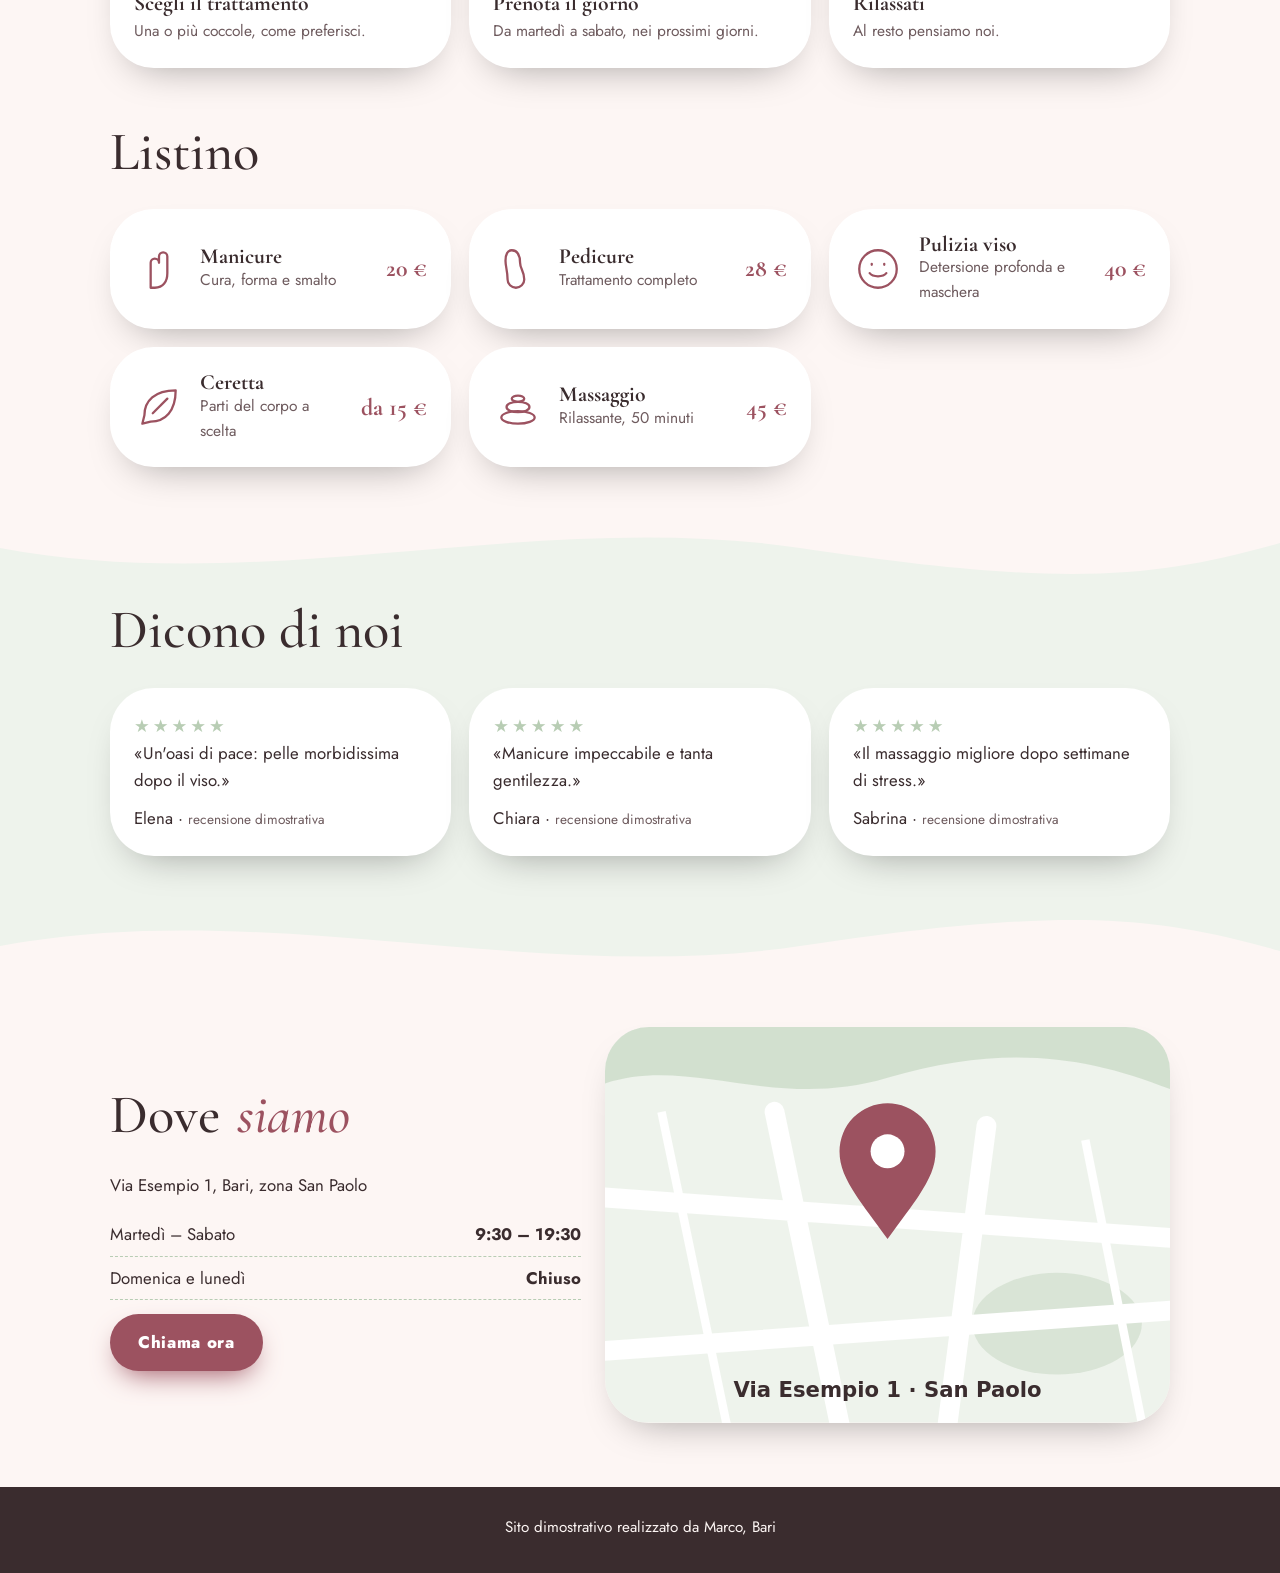
<file: estetica/index.html>
<!doctype html>
<html lang="it"><head><meta charset="utf-8"><meta name="viewport" content="width=device-width,initial-scale=1"><title>Centro Estetico Luna · Estetista a Bari (demo)</title><meta name="description" content="Sito dimostrativo: centro estetico a Bari con trattamenti e prenotazione su WhatsApp."><meta name="theme-color" content="#fdf6f4"><link rel="icon" href="data:image/svg+xml,%3Csvg xmlns=%27http://www.w3.org/2000/svg%27 viewBox=%270 0 100 100%27%3E%3Ctext y=%27.9em%27 font-size=%2790%27%3E🌙%3C/text%3E%3C/svg%3E"><link rel="preconnect" href="https://fonts.googleapis.com"><link rel="preconnect" href="https://fonts.gstatic.com" crossorigin><link href="https://fonts.googleapis.com/css2?family=Cormorant+Garamond:ital,wght@0,500;0,700;1,500&amp;family=Jost:wght@300;400;500&amp;display=swap" rel="stylesheet"><link rel="stylesheet" href="/assets/base.css"><link rel="stylesheet" href="style.css"><noscript><style>.rv{opacity:1;transform:none}</style></noscript></head>
<body>
<div class="top">Progetto dimostrativo: nome, prezzi e contatti sono di esempio</div>
<header class="h"><a class="logo" href="#">Centro Estetico Luna</a><a class="tel" href="tel:+390800000000" aria-label="Chiama 080 000 0000">☎ 080 000 0000</a></header>
<main>
<section class="hero"><div class="blob b1"></div><div class="blob b2"></div><div class="wrap"><div><h1>Un momento di <em>luce</em> solo per te</h1><p>Trattamenti delicati per viso e corpo, in un luogo di calma.</p><a class="btn" href="#prenota">Prenota un trattamento</a></div><svg class="art" viewBox="0 0 500 460" role="img" aria-label="Illustrazione al tratto: luna, fiore di loto e sassi del massaggio"><circle cx="250" cy="200" r="170" fill="var(--ac2)" opacity=".35"/><path d="M300 60A150 150 0 1 0 400 290A120 120 0 1 1 300 60z" fill="#f2d4d9"/><g fill="none" stroke="var(--ac)" stroke-width="3" stroke-linecap="round"><path id="lp" d="M250 400C215 360 215 315 250 280C285 315 285 360 250 400z"/><path d="M250 400C215 360 215 315 250 280C285 315 285 360 250 400z" transform="rotate(-35 250 400)"/><path d="M250 400C215 360 215 315 250 280C285 315 285 360 250 400z" transform="rotate(35 250 400)"/><path d="M250 400C215 360 215 315 250 280C285 315 285 360 250 400z" transform="rotate(-70 250 400)"/><path d="M250 400C215 360 215 315 250 280C285 315 285 360 250 400z" transform="rotate(70 250 400)"/><ellipse cx="400" cy="400" rx="60" ry="20"/><ellipse cx="400" cy="372" rx="42" ry="16"/><ellipse cx="400" cy="348" rx="26" ry="12"/><path d="M60 420h130M80 440h90"/></g><circle cx="110" cy="110" r="10" fill="var(--ac)" opacity=".5"/><circle cx="430" cy="130" r="6" fill="var(--ac)" opacity=".5"/></svg></div></section>
<div class="mq" aria-hidden="true"><div><span>Pelle luminosa</span><span aria-hidden="true">✦</span><span>Mani curate</span><span aria-hidden="true">✦</span><span>Relax profondo</span><span aria-hidden="true">✦</span><span>Prodotti delicati</span><span aria-hidden="true">✦</span><span>Solo su appuntamento</span><span aria-hidden="true">✦</span><span>Pelle luminosa</span><span aria-hidden="true">✦</span><span>Mani curate</span><span aria-hidden="true">✦</span><span>Relax profondo</span><span aria-hidden="true">✦</span><span>Prodotti delicati</span><span aria-hidden="true">✦</span><span>Solo su appuntamento</span><span aria-hidden="true">✦</span><span>Pelle luminosa</span><span aria-hidden="true">✦</span><span>Mani curate</span><span aria-hidden="true">✦</span><span>Relax profondo</span><span aria-hidden="true">✦</span><span>Prodotti delicati</span><span aria-hidden="true">✦</span><span>Solo su appuntamento</span><span aria-hidden="true">✦</span><span>Pelle luminosa</span><span aria-hidden="true">✦</span><span>Mani curate</span><span aria-hidden="true">✦</span><span>Relax profondo</span><span aria-hidden="true">✦</span><span>Prodotti delicati</span><span aria-hidden="true">✦</span><span>Solo su appuntamento</span><span aria-hidden="true">✦</span></div></div>
<svg class="sep" viewBox="0 0 1440 60" preserveAspectRatio="none" aria-hidden="true"><path d="M0 25C300 75 600 -15 900 25S1300 55 1440 20V60H0z" fill="currentColor"/></svg>
<section class="soft" id="prenota" style="padding-top:20px"><div class="wrap"><h2 class="rv">Prenota il tuo momento</h2>
<form id="book" class="card glass rv" data-biz="Centro Estetico Luna" data-intro="vorrei prenotare" data-days="next:7:0,1" data-times="09:30,11:00,12:30,15:00,16:30,18:00" data-dl="Giorno" data-tl="Ora"><fieldset><legend class="l">Scegli una o più voci</legend><div class="chips"><label class="chip"><input type="checkbox" value="Manicure"><span>Manicure <b>· 20 €</b></span></label><label class="chip"><input type="checkbox" value="Pedicure"><span>Pedicure <b>· 28 €</b></span></label><label class="chip"><input type="checkbox" value="Pulizia viso"><span>Pulizia viso <b>· 40 €</b></span></label><label class="chip"><input type="checkbox" value="Ceretta"><span>Ceretta <b>· da 15 €</b></span></label><label class="chip"><input type="checkbox" value="Massaggio"><span>Massaggio <b>· 45 €</b></span></label></div></fieldset>
<div class="row"><div><label class="l" for="day">Giorno</label><select id="day"></select></div><div><label class="l" for="time">Ora</label><select id="time"></select></div><div><label class="l" for="nome">Il tuo nome</label><input type="text" id="nome" autocomplete="given-name"></div></div>
<button class="btn" type="submit">Prenota su WhatsApp</button><p id="msg" role="status"></p></form></div></section>
<svg class="sep flip" viewBox="0 0 1440 60" preserveAspectRatio="none" aria-hidden="true"><path d="M0 25C300 75 600 -15 900 25S1300 55 1440 20V60H0z" fill="currentColor"/></svg>
<section id="come"><div class="wrap"><h2 class="rv">Come funziona</h2><ol class="grid steps"><li class="card rv"><span class="n">1</span><svg class="ic" viewBox="0 0 24 24" fill="none" stroke="currentColor" stroke-width="1.8" stroke-linecap="round" stroke-linejoin="round" aria-hidden="true"><path d="M20 4C10 4 5 9 5 16l-1 4 4-1c7 0 12-5 12-15z"/><path d="M9 15 16 8"/></svg><h3>Scegli il trattamento</h3><p>Una o più coccole, come preferisci.</p></li><li class="card rv"><span class="n">2</span><svg class="ic" viewBox="0 0 24 24" fill="none" stroke="currentColor" stroke-width="1.8" stroke-linecap="round" stroke-linejoin="round" aria-hidden="true"><rect x="3" y="5" width="18" height="16" rx="2"/><path d="M3 10h18M8 3v4M16 3v4"/></svg><h3>Prenota il giorno</h3><p>Da martedì a sabato, nei prossimi giorni.</p></li><li class="card rv"><span class="n">3</span><svg class="ic" viewBox="0 0 24 24" fill="none" stroke="currentColor" stroke-width="1.8" stroke-linecap="round" stroke-linejoin="round" aria-hidden="true"><circle cx="12" cy="12" r="9"/><path d="M8 14c1.5 2 6.5 2 8 0M9 9.5v.5M15 9.5v.5"/></svg><h3>Rilassati</h3><p>Al resto pensiamo noi.</p></li></ol></div></section>
<section id="listino" style="padding-top:0"><div class="wrap"><h2 class="rv">Listino</h2><ul class="grid list"><li class="card li rv"><svg class="ic" viewBox="0 0 24 24" fill="none" stroke="currentColor" stroke-width="1.8" stroke-linecap="round" stroke-linejoin="round" aria-hidden="true"><path d="M8 21V9a2 2 0 0 1 4 0V6a2 2 0 0 1 4 0v8c0 4-2 7-6 7z"/></svg><div><h3>Manicure</h3><p>Cura, forma e smalto</p></div><div class="pp"><span class="pr">20 €</span></div></li><li class="card li rv"><svg class="ic" viewBox="0 0 24 24" fill="none" stroke="currentColor" stroke-width="1.8" stroke-linecap="round" stroke-linejoin="round" aria-hidden="true"><path d="M9 3c3 0 4 3 4 6s2 4 2 8a4 4 0 0 1-8 0c0-4-1-6-1-9s1-5 3-5z"/></svg><div><h3>Pedicure</h3><p>Trattamento completo</p></div><div class="pp"><span class="pr">28 €</span></div></li><li class="card li rv"><svg class="ic" viewBox="0 0 24 24" fill="none" stroke="currentColor" stroke-width="1.8" stroke-linecap="round" stroke-linejoin="round" aria-hidden="true"><circle cx="12" cy="12" r="9"/><path d="M8 14c1.5 2 6.5 2 8 0M9 9.5v.5M15 9.5v.5"/></svg><div><h3>Pulizia viso</h3><p>Detersione profonda e maschera</p></div><div class="pp"><span class="pr">40 €</span></div></li><li class="card li rv"><svg class="ic" viewBox="0 0 24 24" fill="none" stroke="currentColor" stroke-width="1.8" stroke-linecap="round" stroke-linejoin="round" aria-hidden="true"><path d="M20 4C10 4 5 9 5 16l-1 4 4-1c7 0 12-5 12-15z"/><path d="M9 15 16 8"/></svg><div><h3>Ceretta</h3><p>Parti del corpo a scelta</p></div><div class="pp"><span class="pr">da 15 €</span></div></li><li class="card li rv"><svg class="ic" viewBox="0 0 24 24" fill="none" stroke="currentColor" stroke-width="1.8" stroke-linecap="round" stroke-linejoin="round" aria-hidden="true"><ellipse cx="12" cy="17" rx="8" ry="3"/><ellipse cx="12" cy="12" rx="5.5" ry="2.5"/><ellipse cx="12" cy="8" rx="3" ry="1.5"/></svg><div><h3>Massaggio</h3><p>Rilassante, 50 minuti</p></div><div class="pp"><span class="pr">45 €</span></div></li></ul></div></section>

<svg class="sep" viewBox="0 0 1440 60" preserveAspectRatio="none" aria-hidden="true"><path d="M0 25C300 75 600 -15 900 25S1300 55 1440 20V60H0z" fill="currentColor"/></svg>
<section class="soft" style="padding-top:20px"><div class="wrap"><h2 class="rv">Dicono di noi</h2><div class="grid"><figure class="card rev rv"><span class="st" role="img" aria-label="5 stelle">★★★★★</span><blockquote>«Un'oasi di pace: pelle morbidissima dopo il viso.»</blockquote><figcaption>Elena · <span class="l" style="display:inline">recensione dimostrativa</span></figcaption></figure><figure class="card rev rv"><span class="st" role="img" aria-label="5 stelle">★★★★★</span><blockquote>«Manicure impeccabile e tanta gentilezza.»</blockquote><figcaption>Chiara · <span class="l" style="display:inline">recensione dimostrativa</span></figcaption></figure><figure class="card rev rv"><span class="st" role="img" aria-label="5 stelle">★★★★★</span><blockquote>«Il massaggio migliore dopo settimane di stress.»</blockquote><figcaption>Sabrina · <span class="l" style="display:inline">recensione dimostrativa</span></figcaption></figure></div></div></section>
<svg class="sep flip" viewBox="0 0 1440 60" preserveAspectRatio="none" aria-hidden="true"><path d="M0 25C300 75 600 -15 900 25S1300 55 1440 20V60H0z" fill="currentColor"/></svg>
<section id="dove"><div class="wrap two"><div class="rv"><h2>Dove <em>siamo</em></h2><p>Via Esempio 1, Bari, zona San Paolo</p><ul class="hrs"><li><span>Martedì – Sabato</span><b>9:30 – 19:30</b></li><li><span>Domenica e lunedì</span><b>Chiuso</b></li></ul><a class="btn" href="tel:+390800000000">Chiama ora</a></div><div class="rv"><svg class="map" viewBox="0 0 400 280" role="img" aria-label="Mappa disegnata: Centro Estetico Luna, Via Esempio 1, Bari, zona San Paolo"><rect width="400" height="280" style="fill:var(--soft)"/><path d="M0 40C60 20 120 60 200 36S340 20 400 44V0H0z" fill="var(--ac2)" opacity=".5"/><ellipse cx="320" cy="210" rx="60" ry="36" fill="var(--ac2)" opacity=".4"/><g style="stroke:var(--card)" stroke-width="14" stroke-linecap="round" fill="none"><path d="M-10 120L410 150M120 60L170 300M270 70L240 300M-10 230L410 200"/></g><g style="stroke:var(--card)" stroke-width="6" fill="none"><path d="M40 60L90 300M340 80L380 280"/></g><path d="M200 150c-22-30-34-44-34-62a34 34 0 0 1 68 0c0 18-12 32-34 62z" style="fill:var(--ac)"/><circle cx="200" cy="88" r="12" fill="#fff"/><text x="200" y="262" text-anchor="middle" font-size="15" font-weight="700" style="fill:var(--fg)" font-family="system-ui">Via Esempio 1 · San Paolo</text></svg></div></div></section>
</main>
<footer>Sito dimostrativo realizzato da Marco, Bari</footer>
<nav class="mbar" aria-label="Contatti rapidi"><a href="tel:+390800000000">Chiama</a><a href="https://wa.me/390800000000" target="_blank" rel="noopener">WhatsApp</a></nav>
<script src="/assets/base.js" defer></script>
</body></html>
</file>
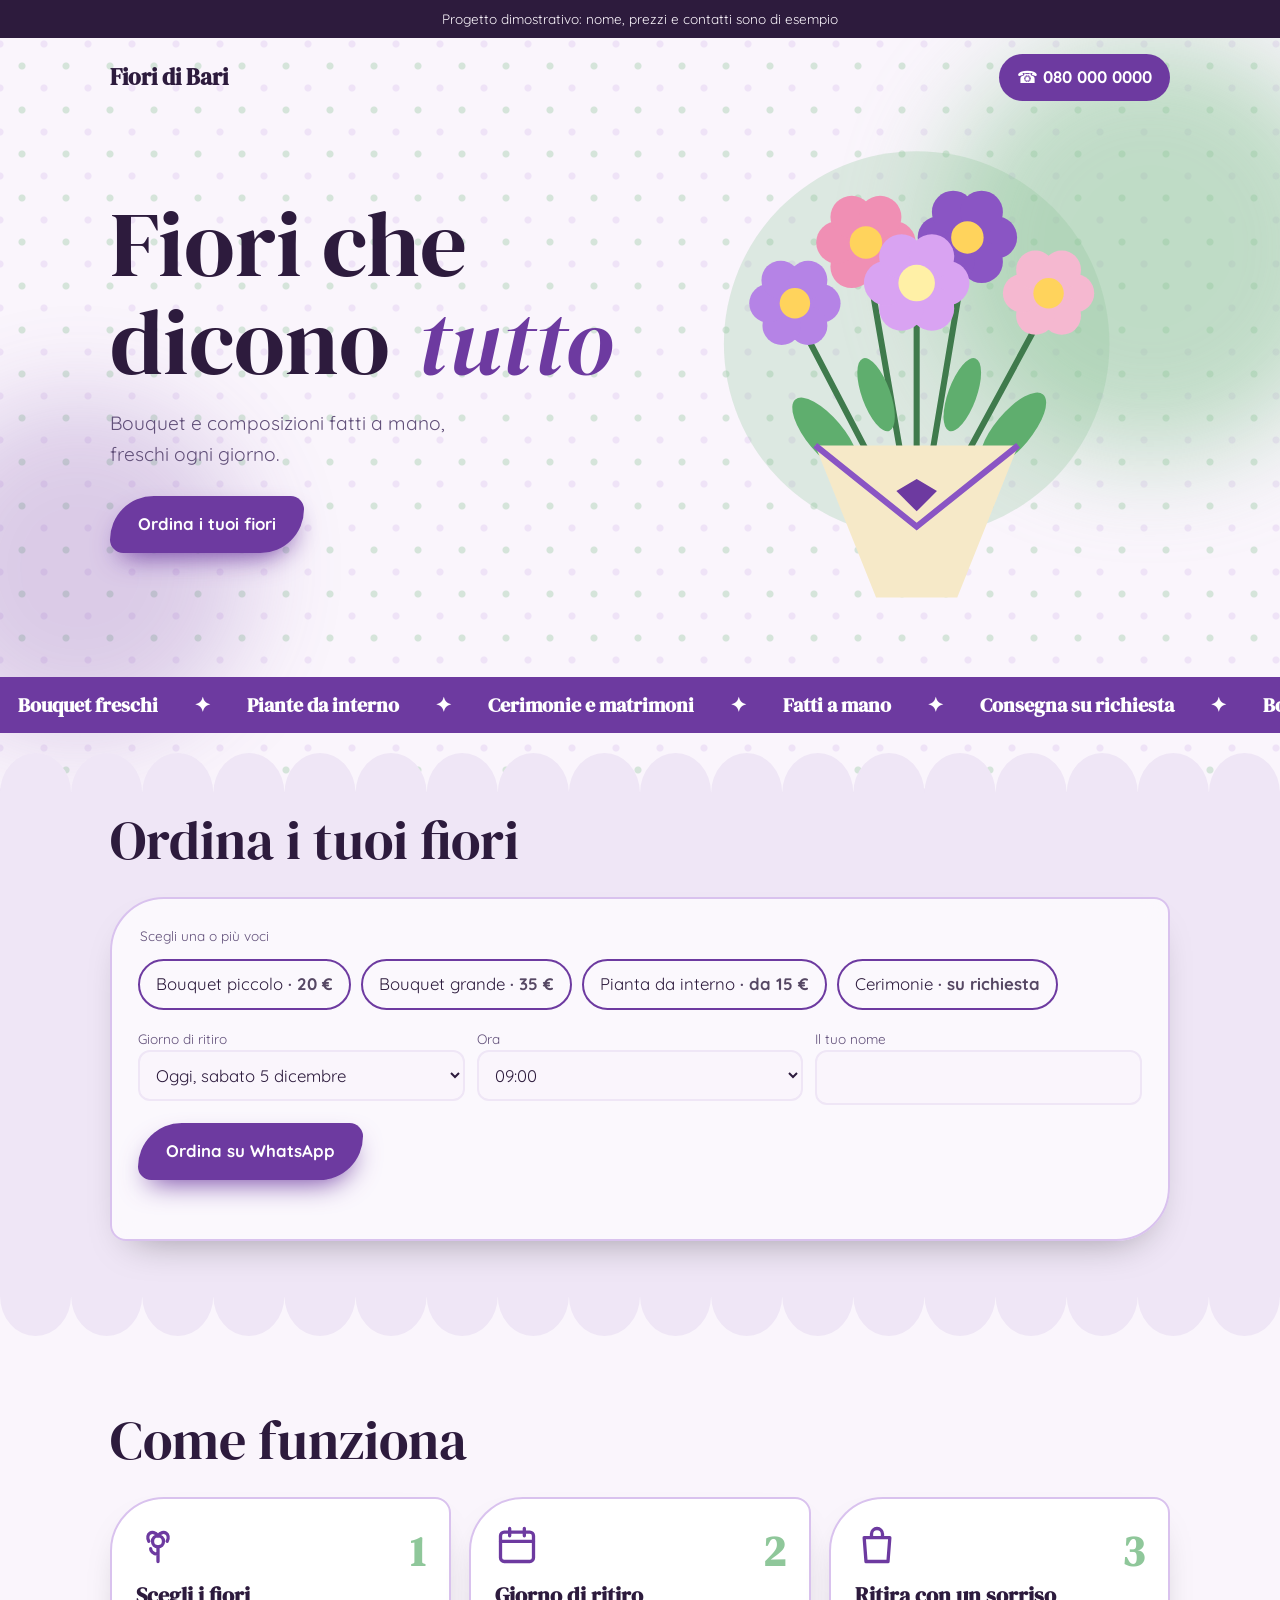
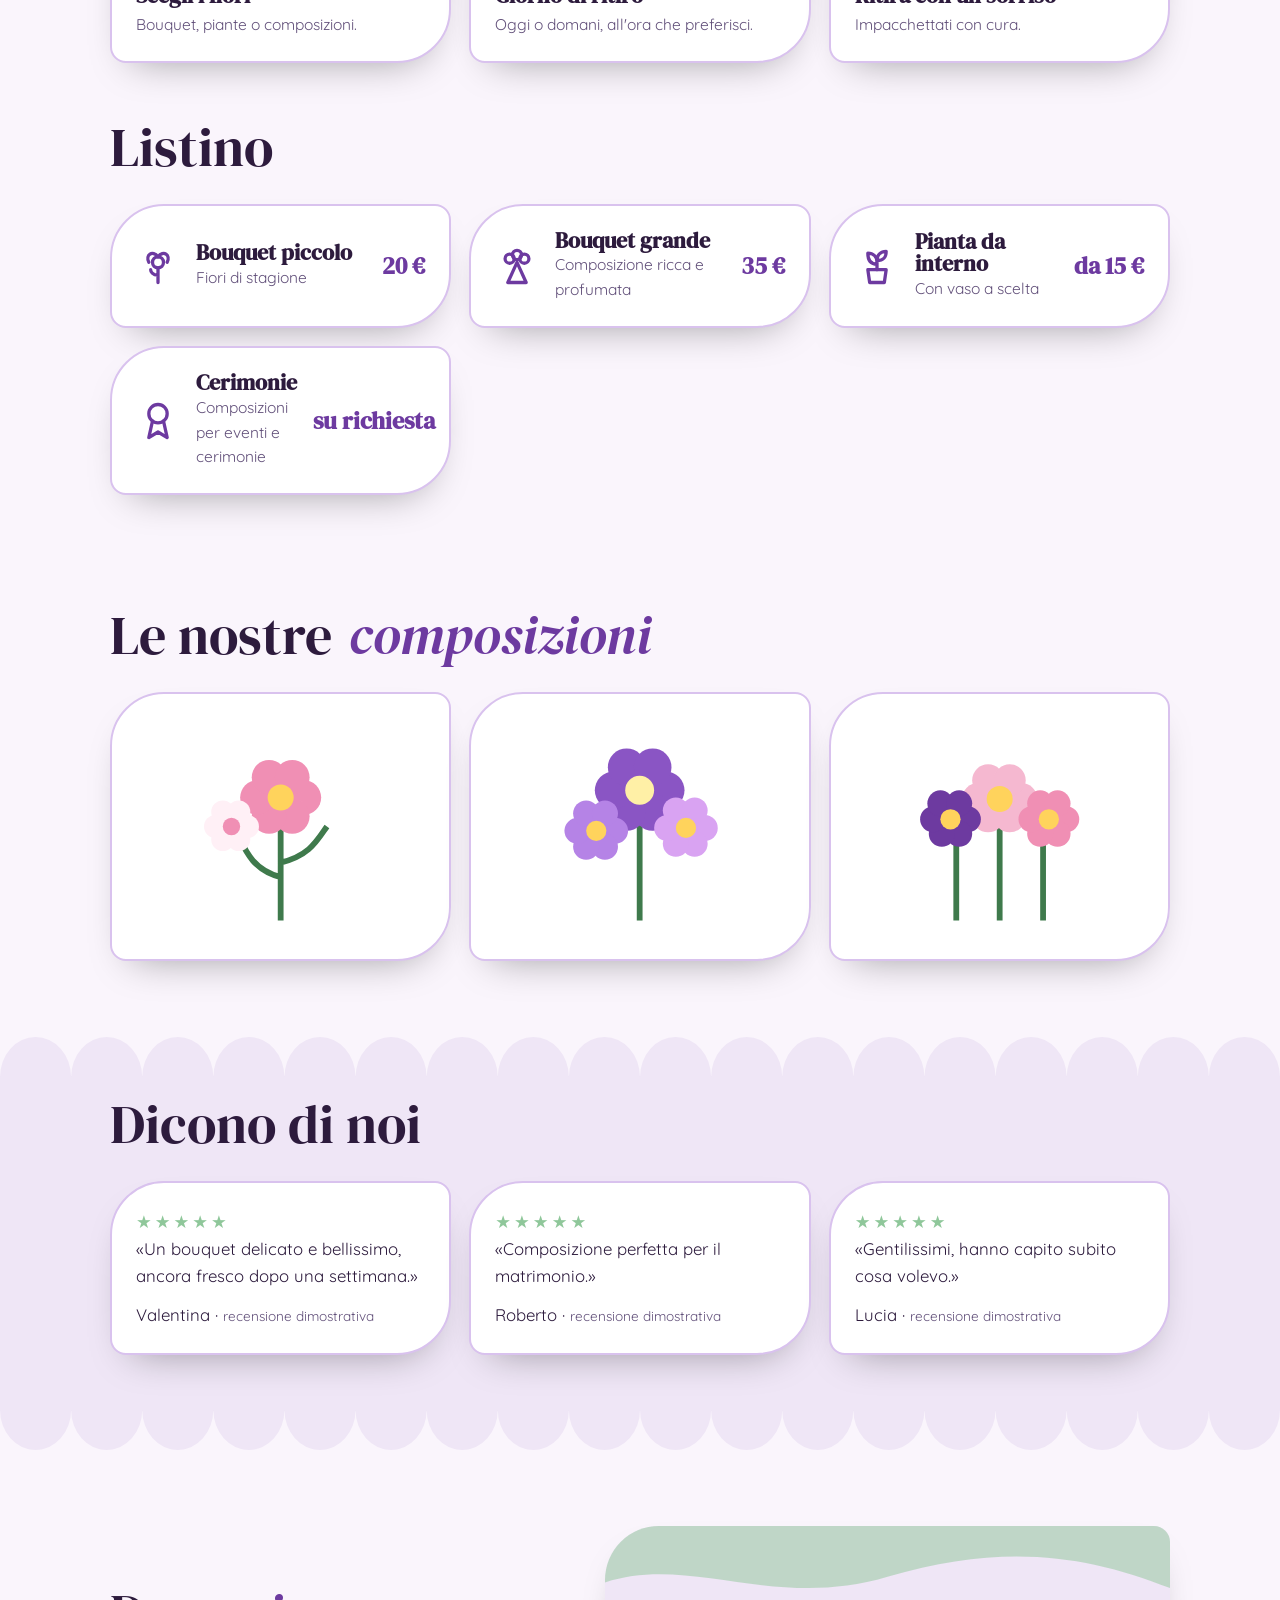
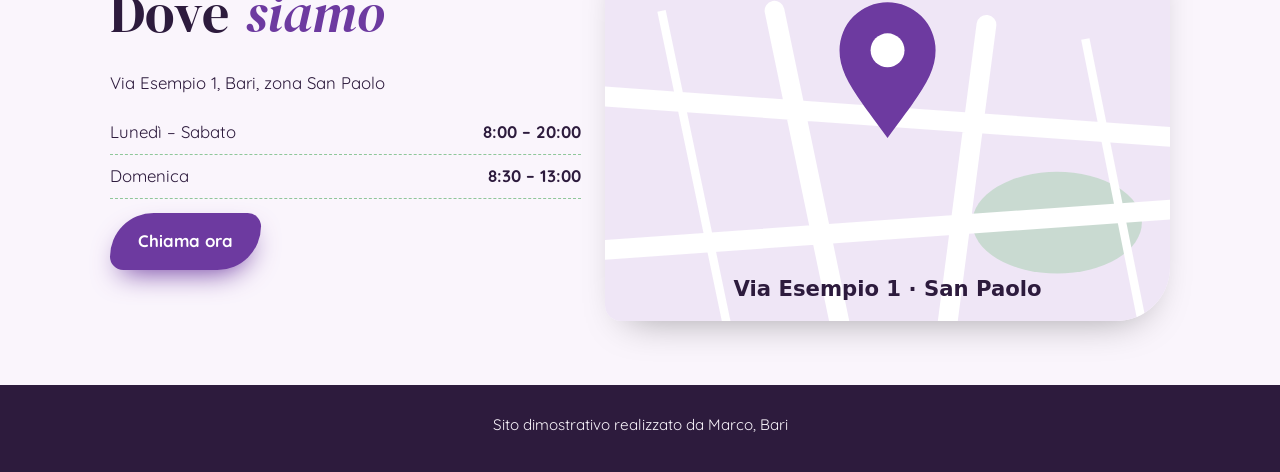
<file: fiorista/index.html>
<!doctype html>
<html lang="it"><head><meta charset="utf-8"><meta name="viewport" content="width=device-width,initial-scale=1"><title>Fiori di Bari · Fiorista a Bari (demo)</title><meta name="description" content="Sito dimostrativo: fiorista a Bari con bouquet, piante e composizioni per cerimonie."><meta name="theme-color" content="#faf5fc"><link rel="icon" href="data:image/svg+xml,%3Csvg xmlns=%27http://www.w3.org/2000/svg%27 viewBox=%270 0 100 100%27%3E%3Ctext y=%27.9em%27 font-size=%2790%27%3E💐%3C/text%3E%3C/svg%3E"><link rel="preconnect" href="https://fonts.googleapis.com"><link rel="preconnect" href="https://fonts.gstatic.com" crossorigin><link href="https://fonts.googleapis.com/css2?family=DM+Serif+Display:ital@0;1&amp;family=Quicksand:wght@400;600;700&amp;display=swap" rel="stylesheet"><link rel="stylesheet" href="/assets/base.css"><link rel="stylesheet" href="style.css"><noscript><style>.rv{opacity:1;transform:none}</style></noscript></head>
<body>
<div class="top">Progetto dimostrativo: nome, prezzi e contatti sono di esempio</div>
<header class="h"><a class="logo" href="#">Fiori di Bari</a><a class="tel" href="tel:+390800000000" aria-label="Chiama 080 000 0000">☎ 080 000 0000</a></header>
<main>
<section class="hero"><div class="blob b1"></div><div class="blob b2"></div><div class="wrap"><div><h1>Fiori che dicono <em>tutto</em></h1><p>Bouquet e composizioni fatti a mano, freschi ogni giorno.</p><a class="btn" href="#prenota">Ordina i tuoi fiori</a></div><svg class="art" viewBox="0 0 500 460" role="img" aria-label="Illustrazione: un bouquet di fiori viola e rosa con foglie verdi e carta da regalo"><circle cx="250" cy="200" r="190" fill="var(--ac2)" opacity=".28"/><g stroke="#3f7a4c" stroke-width="6" stroke-linecap="round" fill="none"><path d="M250 400L130 170M250 400L200 110M250 400L300 100M250 400L380 160M250 400L250 150"/></g><g fill="#5fae6e"><ellipse cx="160" cy="290" rx="18" ry="46" transform="rotate(-40 160 290)"/><ellipse cx="345" cy="285" rx="18" ry="46" transform="rotate(40 345 285)"/><ellipse cx="210" cy="250" rx="14" ry="38" transform="rotate(-20 210 250)"/><ellipse cx="295" cy="250" rx="14" ry="38" transform="rotate(20 295 250)"/></g><circle cx="156" cy="160" r="19" fill="#b583e6"/><circle cx="143" cy="182" r="19" fill="#b583e6"/><circle cx="117" cy="182" r="19" fill="#b583e6"/><circle cx="104" cy="160" r="19" fill="#b583e6"/><circle cx="116" cy="137" r="19" fill="#b583e6"/><circle cx="143" cy="137" r="19" fill="#b583e6"/><circle cx="130" cy="160" r="15" fill="#ffd35c"/><circle cx="228" cy="100" r="21" fill="#f08fb4"/><circle cx="214" cy="124" r="21" fill="#f08fb4"/><circle cx="186" cy="124" r="21" fill="#f08fb4"/><circle cx="172" cy="100" r="21" fill="#f08fb4"/><circle cx="186" cy="75" r="21" fill="#f08fb4"/><circle cx="214" cy="75" r="21" fill="#f08fb4"/><circle cx="200" cy="100" r="16" fill="#ffd35c"/><circle cx="328" cy="95" r="21" fill="#8a55c4"/><circle cx="314" cy="119" r="21" fill="#8a55c4"/><circle cx="286" cy="119" r="21" fill="#8a55c4"/><circle cx="272" cy="95" r="21" fill="#8a55c4"/><circle cx="286" cy="70" r="21" fill="#8a55c4"/><circle cx="314" cy="70" r="21" fill="#8a55c4"/><circle cx="300" cy="95" r="16" fill="#ffd35c"/><circle cx="406" cy="150" r="19" fill="#f5b8d0"/><circle cx="393" cy="172" r="19" fill="#f5b8d0"/><circle cx="367" cy="172" r="19" fill="#f5b8d0"/><circle cx="354" cy="150" r="19" fill="#f5b8d0"/><circle cx="367" cy="127" r="19" fill="#f5b8d0"/><circle cx="393" cy="127" r="19" fill="#f5b8d0"/><circle cx="380" cy="150" r="15" fill="#ffd35c"/><circle cx="280" cy="140" r="22" fill="#d9a3f2"/><circle cx="265" cy="165" r="22" fill="#d9a3f2"/><circle cx="235" cy="165" r="22" fill="#d9a3f2"/><circle cx="220" cy="140" r="22" fill="#d9a3f2"/><circle cx="235" cy="114" r="22" fill="#d9a3f2"/><circle cx="265" cy="114" r="22" fill="#d9a3f2"/><circle cx="250" cy="140" r="18" fill="#fff0a6"/><path d="M150 300L350 300 290 450 210 450z" fill="#f6e9c8"/><path d="M150 300L250 380 350 300" fill="none" stroke="#8a55c4" stroke-width="6"/><path d="M230 345l20 20 20-20-20-12z" fill="#6d3aa0"/></svg></div></section>
<div class="mq" aria-hidden="true"><div><span>Bouquet freschi</span><span aria-hidden="true">✦</span><span>Piante da interno</span><span aria-hidden="true">✦</span><span>Cerimonie e matrimoni</span><span aria-hidden="true">✦</span><span>Fatti a mano</span><span aria-hidden="true">✦</span><span>Consegna su richiesta</span><span aria-hidden="true">✦</span><span>Bouquet freschi</span><span aria-hidden="true">✦</span><span>Piante da interno</span><span aria-hidden="true">✦</span><span>Cerimonie e matrimoni</span><span aria-hidden="true">✦</span><span>Fatti a mano</span><span aria-hidden="true">✦</span><span>Consegna su richiesta</span><span aria-hidden="true">✦</span><span>Bouquet freschi</span><span aria-hidden="true">✦</span><span>Piante da interno</span><span aria-hidden="true">✦</span><span>Cerimonie e matrimoni</span><span aria-hidden="true">✦</span><span>Fatti a mano</span><span aria-hidden="true">✦</span><span>Consegna su richiesta</span><span aria-hidden="true">✦</span><span>Bouquet freschi</span><span aria-hidden="true">✦</span><span>Piante da interno</span><span aria-hidden="true">✦</span><span>Cerimonie e matrimoni</span><span aria-hidden="true">✦</span><span>Fatti a mano</span><span aria-hidden="true">✦</span><span>Consegna su richiesta</span><span aria-hidden="true">✦</span></div></div>
<svg class="sep" viewBox="0 0 1440 60" preserveAspectRatio="none" aria-hidden="true"><path d="M0 60a40 40 0 0 1 80 0a40 40 0 0 1 80 0a40 40 0 0 1 80 0a40 40 0 0 1 80 0a40 40 0 0 1 80 0a40 40 0 0 1 80 0a40 40 0 0 1 80 0a40 40 0 0 1 80 0a40 40 0 0 1 80 0a40 40 0 0 1 80 0a40 40 0 0 1 80 0a40 40 0 0 1 80 0a40 40 0 0 1 80 0a40 40 0 0 1 80 0a40 40 0 0 1 80 0a40 40 0 0 1 80 0a40 40 0 0 1 80 0a40 40 0 0 1 80 0z" fill="currentColor"/></svg>
<section class="soft" id="prenota" style="padding-top:20px"><div class="wrap"><h2 class="rv">Ordina i tuoi fiori</h2>
<form id="book" class="card glass rv" data-biz="Fiori di Bari" data-intro="vorrei ordinare" data-days="od" data-times="09:00,11:00,13:00,17:00,19:00" data-dl="Giorno di ritiro" data-tl="Ora"><fieldset><legend class="l">Scegli una o più voci</legend><div class="chips"><label class="chip"><input type="checkbox" value="Bouquet piccolo"><span>Bouquet piccolo <b>· 20 €</b></span></label><label class="chip"><input type="checkbox" value="Bouquet grande"><span>Bouquet grande <b>· 35 €</b></span></label><label class="chip"><input type="checkbox" value="Pianta da interno"><span>Pianta da interno <b>· da 15 €</b></span></label><label class="chip"><input type="checkbox" value="Cerimonie"><span>Cerimonie <b>· su richiesta</b></span></label></div></fieldset>
<div class="row"><div><label class="l" for="day">Giorno di ritiro</label><select id="day"></select></div><div><label class="l" for="time">Ora</label><select id="time"></select></div><div><label class="l" for="nome">Il tuo nome</label><input type="text" id="nome" autocomplete="given-name"></div></div>
<button class="btn" type="submit">Ordina su WhatsApp</button><p id="msg" role="status"></p></form></div></section>
<svg class="sep flip" viewBox="0 0 1440 60" preserveAspectRatio="none" aria-hidden="true"><path d="M0 60a40 40 0 0 1 80 0a40 40 0 0 1 80 0a40 40 0 0 1 80 0a40 40 0 0 1 80 0a40 40 0 0 1 80 0a40 40 0 0 1 80 0a40 40 0 0 1 80 0a40 40 0 0 1 80 0a40 40 0 0 1 80 0a40 40 0 0 1 80 0a40 40 0 0 1 80 0a40 40 0 0 1 80 0a40 40 0 0 1 80 0a40 40 0 0 1 80 0a40 40 0 0 1 80 0a40 40 0 0 1 80 0a40 40 0 0 1 80 0a40 40 0 0 1 80 0z" fill="currentColor"/></svg>
<section id="come"><div class="wrap"><h2 class="rv">Come funziona</h2><ol class="grid steps"><li class="card rv"><span class="n">1</span><svg class="ic" viewBox="0 0 24 24" fill="none" stroke="currentColor" stroke-width="1.8" stroke-linecap="round" stroke-linejoin="round" aria-hidden="true"><circle cx="12" cy="10" r="3"/><path d="M12 7c-3-4-7-1-5 3M12 7c3-4 7-1 5 3M12 13v8M12 17c-3 0-4-2-4-3"/></svg><h3>Scegli i fiori</h3><p>Bouquet, piante o composizioni.</p></li><li class="card rv"><span class="n">2</span><svg class="ic" viewBox="0 0 24 24" fill="none" stroke="currentColor" stroke-width="1.8" stroke-linecap="round" stroke-linejoin="round" aria-hidden="true"><rect x="3" y="5" width="18" height="16" rx="2"/><path d="M3 10h18M8 3v4M16 3v4"/></svg><h3>Giorno di ritiro</h3><p>Oggi o domani, all'ora che preferisci.</p></li><li class="card rv"><span class="n">3</span><svg class="ic" viewBox="0 0 24 24" fill="none" stroke="currentColor" stroke-width="1.8" stroke-linecap="round" stroke-linejoin="round" aria-hidden="true"><path d="M5 8h14l-1 13H6zM9 8V6a3 3 0 0 1 6 0v2"/></svg><h3>Ritira con un sorriso</h3><p>Impacchettati con cura.</p></li></ol></div></section>
<section id="listino" style="padding-top:0"><div class="wrap"><h2 class="rv">Listino</h2><ul class="grid list"><li class="card li rv"><svg class="ic" viewBox="0 0 24 24" fill="none" stroke="currentColor" stroke-width="1.8" stroke-linecap="round" stroke-linejoin="round" aria-hidden="true"><circle cx="12" cy="10" r="3"/><path d="M12 7c-3-4-7-1-5 3M12 7c3-4 7-1 5 3M12 13v8M12 17c-3 0-4-2-4-3"/></svg><div><h3>Bouquet piccolo</h3><p>Fiori di stagione</p></div><div class="pp"><span class="pr">20 €</span></div></li><li class="card li rv"><svg class="ic" viewBox="0 0 24 24" fill="none" stroke="currentColor" stroke-width="1.8" stroke-linecap="round" stroke-linejoin="round" aria-hidden="true"><circle cx="8" cy="8" r="2.5"/><circle cx="16" cy="8" r="2.5"/><circle cx="12" cy="6" r="2.5"/><path d="M12 10l-5 11h10z"/></svg><div><h3>Bouquet grande</h3><p>Composizione ricca e profumata</p></div><div class="pp"><span class="pr">35 €</span></div></li><li class="card li rv"><svg class="ic" viewBox="0 0 24 24" fill="none" stroke="currentColor" stroke-width="1.8" stroke-linecap="round" stroke-linejoin="round" aria-hidden="true"><path d="M7 14h10l-1 7H8z"/><path d="M12 14V8M12 11C8 11 7 8 7 5c3 0 5 2 5 5M12 9c0-3 2-5 5-5 0 3-1 5-5 5"/></svg><div><h3>Pianta da interno</h3><p>Con vaso a scelta</p></div><div class="pp"><span class="pr">da 15 €</span></div></li><li class="card li rv"><svg class="ic" viewBox="0 0 24 24" fill="none" stroke="currentColor" stroke-width="1.8" stroke-linecap="round" stroke-linejoin="round" aria-hidden="true"><circle cx="12" cy="8" r="5"/><path d="M9 12l-2 9 5-3 5 3-2-9"/></svg><div><h3>Cerimonie</h3><p>Composizioni per eventi e cerimonie</p></div><div class="pp"><span class="pr">su richiesta</span></div></li></ul></div></section>
<section id="composizioni"><div class="wrap"><h2 class="rv">Le nostre <em>composizioni</em></h2><div class="grid"><div class="card rv"><svg class="art" viewBox="0 0 200 150" role="img" aria-label="Composizione floreale rosa"><path d="M100 140V70M100 110C80 105 75 90 70 80M100 100C120 95 125 85 132 75" stroke="#3f7a4c" stroke-width="4" fill="none"/><circle cx="116" cy="55" r="12" fill="#f08fb4"/><circle cx="108" cy="68" r="12" fill="#f08fb4"/><circle cx="92" cy="68" r="12" fill="#f08fb4"/><circle cx="84" cy="55" r="12" fill="#f08fb4"/><circle cx="92" cy="41" r="12" fill="#f08fb4"/><circle cx="108" cy="41" r="12" fill="#f08fb4"/><circle cx="100" cy="55" r="9" fill="#ffd35c"/><circle cx="77" cy="75" r="8" fill="#fff0f6"/><circle cx="71" cy="84" r="8" fill="#fff0f6"/><circle cx="60" cy="84" r="8" fill="#fff0f6"/><circle cx="55" cy="75" r="8" fill="#fff0f6"/><circle cx="60" cy="65" r="8" fill="#fff0f6"/><circle cx="71" cy="65" r="8" fill="#fff0f6"/><circle cx="66" cy="75" r="6" fill="#f08fb4"/></svg></div><div class="card rv"><svg class="art" viewBox="0 0 200 150" role="img" aria-label="Composizione floreale viola"><path d="M100 140V60" stroke="#3f7a4c" stroke-width="4"/><circle cx="118" cy="50" r="13" fill="#8a55c4"/><circle cx="109" cy="65" r="13" fill="#8a55c4"/><circle cx="91" cy="65" r="13" fill="#8a55c4"/><circle cx="82" cy="50" r="13" fill="#8a55c4"/><circle cx="91" cy="34" r="13" fill="#8a55c4"/><circle cx="109" cy="34" r="13" fill="#8a55c4"/><circle cx="100" cy="50" r="10" fill="#fff0a6"/><circle cx="83" cy="78" r="9" fill="#b583e6"/><circle cx="76" cy="89" r="9" fill="#b583e6"/><circle cx="63" cy="89" r="9" fill="#b583e6"/><circle cx="57" cy="78" r="9" fill="#b583e6"/><circle cx="63" cy="66" r="9" fill="#b583e6"/><circle cx="76" cy="66" r="9" fill="#b583e6"/><circle cx="70" cy="78" r="7" fill="#ffd35c"/><circle cx="145" cy="76" r="9" fill="#d9a3f2"/><circle cx="138" cy="87" r="9" fill="#d9a3f2"/><circle cx="125" cy="87" r="9" fill="#d9a3f2"/><circle cx="119" cy="76" r="9" fill="#d9a3f2"/><circle cx="125" cy="64" r="9" fill="#d9a3f2"/><circle cx="138" cy="64" r="9" fill="#d9a3f2"/><circle cx="132" cy="76" r="7" fill="#ffd35c"/></svg></div><div class="card rv"><svg class="art" viewBox="0 0 200 150" role="img" aria-label="Composizione floreale mista"><path d="M100 140V70M70 140V80M130 140V80" stroke="#3f7a4c" stroke-width="4"/><circle cx="115" cy="56" r="11" fill="#f5b8d0"/><circle cx="107" cy="68" r="11" fill="#f5b8d0"/><circle cx="92" cy="68" r="11" fill="#f5b8d0"/><circle cx="85" cy="56" r="11" fill="#f5b8d0"/><circle cx="92" cy="43" r="11" fill="#f5b8d0"/><circle cx="107" cy="43" r="11" fill="#f5b8d0"/><circle cx="100" cy="56" r="9" fill="#ffd35c"/><circle cx="78" cy="70" r="9" fill="#6d3aa0"/><circle cx="72" cy="80" r="9" fill="#6d3aa0"/><circle cx="60" cy="80" r="9" fill="#6d3aa0"/><circle cx="54" cy="70" r="9" fill="#6d3aa0"/><circle cx="59" cy="59" r="9" fill="#6d3aa0"/><circle cx="72" cy="59" r="9" fill="#6d3aa0"/><circle cx="66" cy="70" r="7" fill="#ffd35c"/><circle cx="146" cy="70" r="9" fill="#f08fb4"/><circle cx="140" cy="80" r="9" fill="#f08fb4"/><circle cx="128" cy="80" r="9" fill="#f08fb4"/><circle cx="122" cy="70" r="9" fill="#f08fb4"/><circle cx="128" cy="59" r="9" fill="#f08fb4"/><circle cx="140" cy="59" r="9" fill="#f08fb4"/><circle cx="134" cy="70" r="7" fill="#ffd35c"/></svg></div></div></div></section>
<svg class="sep" viewBox="0 0 1440 60" preserveAspectRatio="none" aria-hidden="true"><path d="M0 60a40 40 0 0 1 80 0a40 40 0 0 1 80 0a40 40 0 0 1 80 0a40 40 0 0 1 80 0a40 40 0 0 1 80 0a40 40 0 0 1 80 0a40 40 0 0 1 80 0a40 40 0 0 1 80 0a40 40 0 0 1 80 0a40 40 0 0 1 80 0a40 40 0 0 1 80 0a40 40 0 0 1 80 0a40 40 0 0 1 80 0a40 40 0 0 1 80 0a40 40 0 0 1 80 0a40 40 0 0 1 80 0a40 40 0 0 1 80 0a40 40 0 0 1 80 0z" fill="currentColor"/></svg>
<section class="soft" style="padding-top:20px"><div class="wrap"><h2 class="rv">Dicono di noi</h2><div class="grid"><figure class="card rev rv"><span class="st" role="img" aria-label="5 stelle">★★★★★</span><blockquote>«Un bouquet delicato e bellissimo, ancora fresco dopo una settimana.»</blockquote><figcaption>Valentina · <span class="l" style="display:inline">recensione dimostrativa</span></figcaption></figure><figure class="card rev rv"><span class="st" role="img" aria-label="5 stelle">★★★★★</span><blockquote>«Composizione perfetta per il matrimonio.»</blockquote><figcaption>Roberto · <span class="l" style="display:inline">recensione dimostrativa</span></figcaption></figure><figure class="card rev rv"><span class="st" role="img" aria-label="5 stelle">★★★★★</span><blockquote>«Gentilissimi, hanno capito subito cosa volevo.»</blockquote><figcaption>Lucia · <span class="l" style="display:inline">recensione dimostrativa</span></figcaption></figure></div></div></section>
<svg class="sep flip" viewBox="0 0 1440 60" preserveAspectRatio="none" aria-hidden="true"><path d="M0 60a40 40 0 0 1 80 0a40 40 0 0 1 80 0a40 40 0 0 1 80 0a40 40 0 0 1 80 0a40 40 0 0 1 80 0a40 40 0 0 1 80 0a40 40 0 0 1 80 0a40 40 0 0 1 80 0a40 40 0 0 1 80 0a40 40 0 0 1 80 0a40 40 0 0 1 80 0a40 40 0 0 1 80 0a40 40 0 0 1 80 0a40 40 0 0 1 80 0a40 40 0 0 1 80 0a40 40 0 0 1 80 0a40 40 0 0 1 80 0a40 40 0 0 1 80 0z" fill="currentColor"/></svg>
<section id="dove"><div class="wrap two"><div class="rv"><h2>Dove <em>siamo</em></h2><p>Via Esempio 1, Bari, zona San Paolo</p><ul class="hrs"><li><span>Lunedì – Sabato</span><b>8:00 – 20:00</b></li><li><span>Domenica</span><b>8:30 – 13:00</b></li></ul><a class="btn" href="tel:+390800000000">Chiama ora</a></div><div class="rv"><svg class="map" viewBox="0 0 400 280" role="img" aria-label="Mappa disegnata: Fiori di Bari, Via Esempio 1, Bari, zona San Paolo"><rect width="400" height="280" style="fill:var(--soft)"/><path d="M0 40C60 20 120 60 200 36S340 20 400 44V0H0z" fill="var(--ac2)" opacity=".5"/><ellipse cx="320" cy="210" rx="60" ry="36" fill="var(--ac2)" opacity=".4"/><g style="stroke:var(--card)" stroke-width="14" stroke-linecap="round" fill="none"><path d="M-10 120L410 150M120 60L170 300M270 70L240 300M-10 230L410 200"/></g><g style="stroke:var(--card)" stroke-width="6" fill="none"><path d="M40 60L90 300M340 80L380 280"/></g><path d="M200 150c-22-30-34-44-34-62a34 34 0 0 1 68 0c0 18-12 32-34 62z" style="fill:var(--ac)"/><circle cx="200" cy="88" r="12" fill="#fff"/><text x="200" y="262" text-anchor="middle" font-size="15" font-weight="700" style="fill:var(--fg)" font-family="system-ui">Via Esempio 1 · San Paolo</text></svg></div></div></section>
</main>
<footer>Sito dimostrativo realizzato da Marco, Bari</footer>
<nav class="mbar" aria-label="Contatti rapidi"><a href="tel:+390800000000">Chiama</a><a href="https://wa.me/390800000000" target="_blank" rel="noopener">WhatsApp</a></nav>
<script src="/assets/base.js" defer></script>
</body></html>
</file>
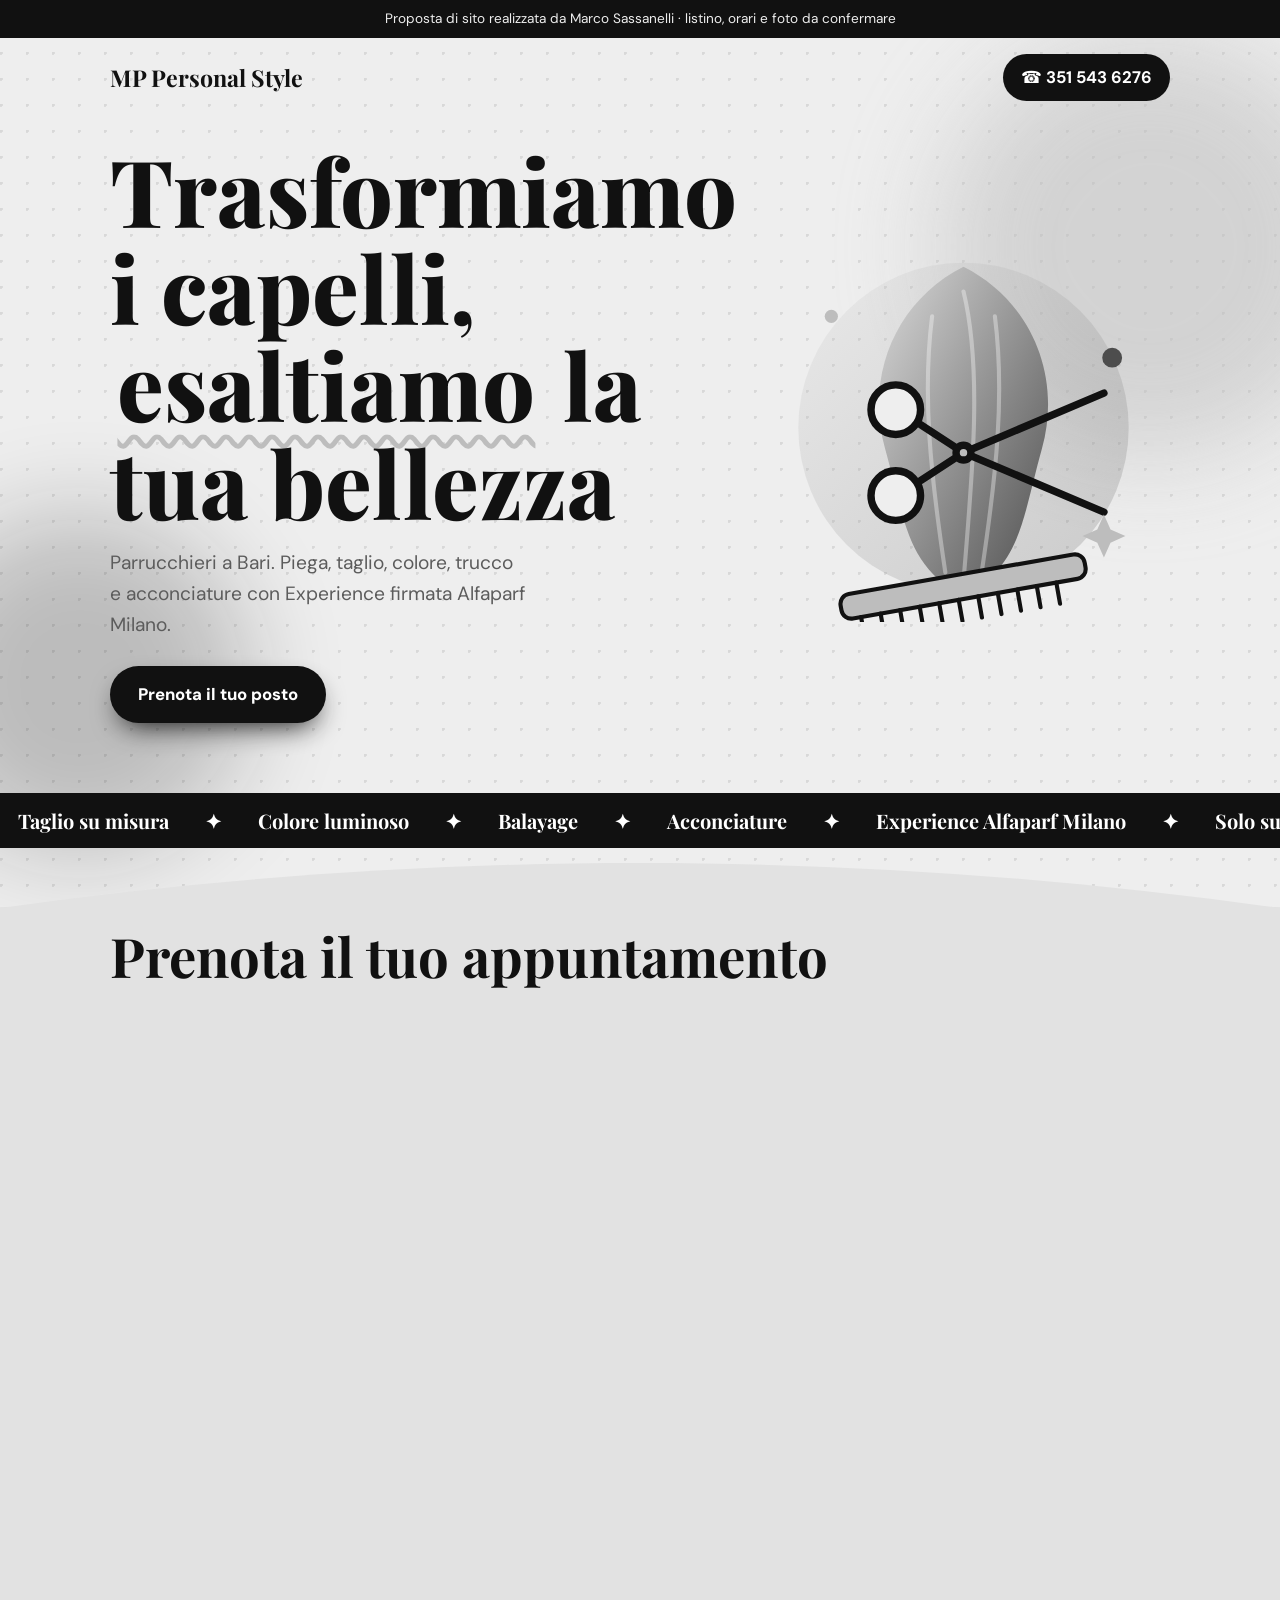
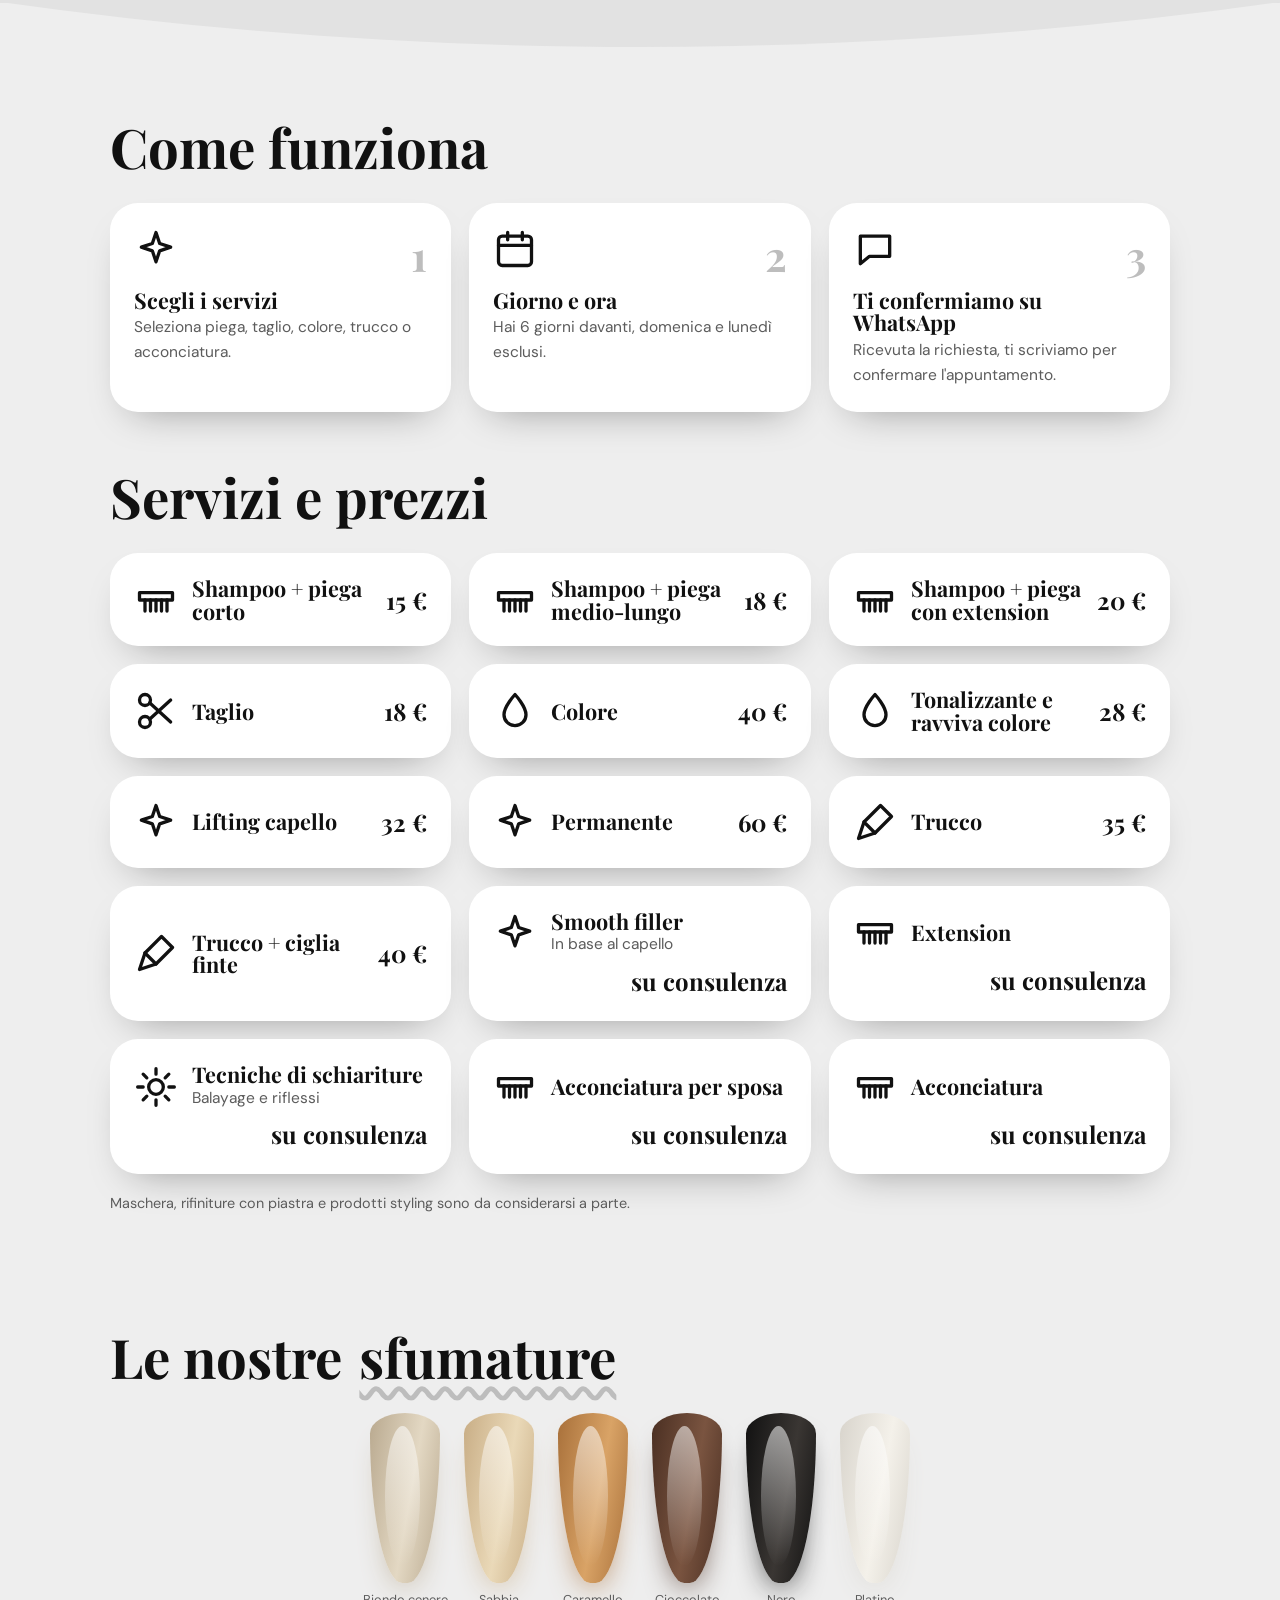
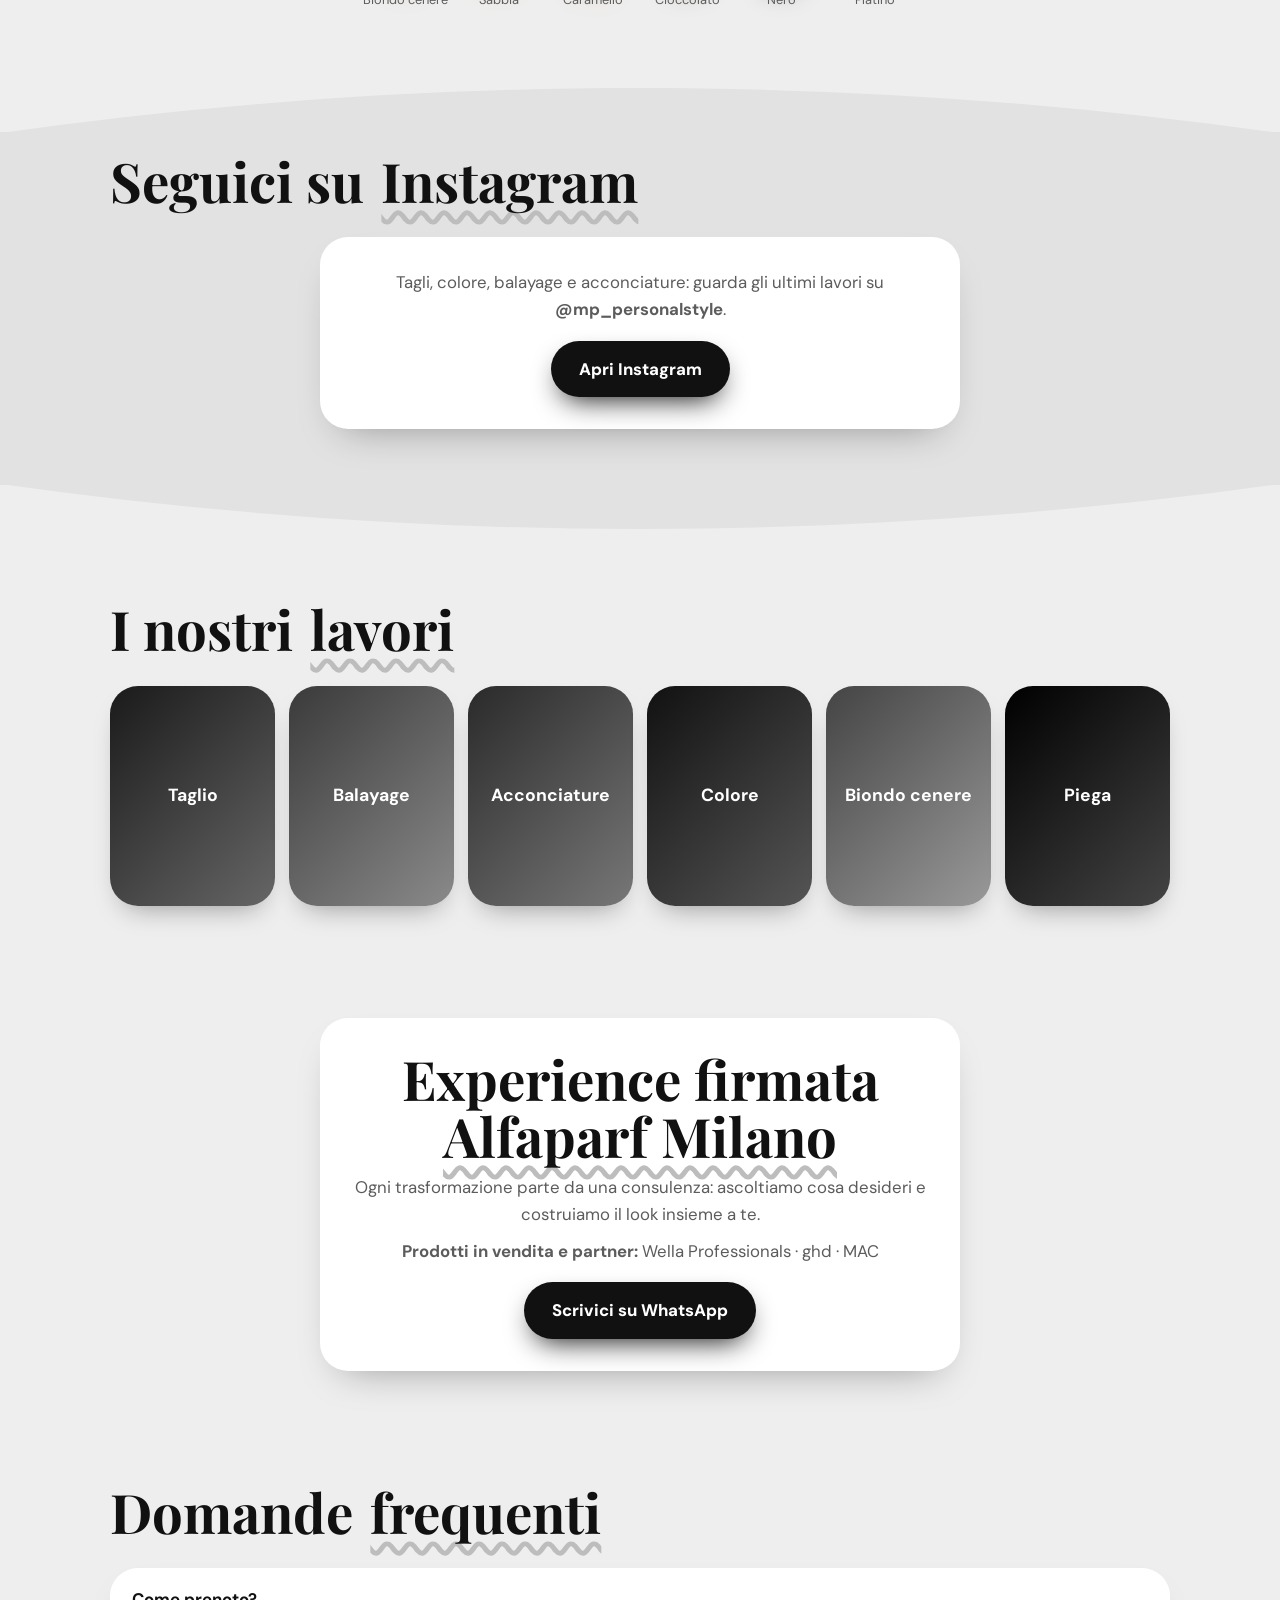
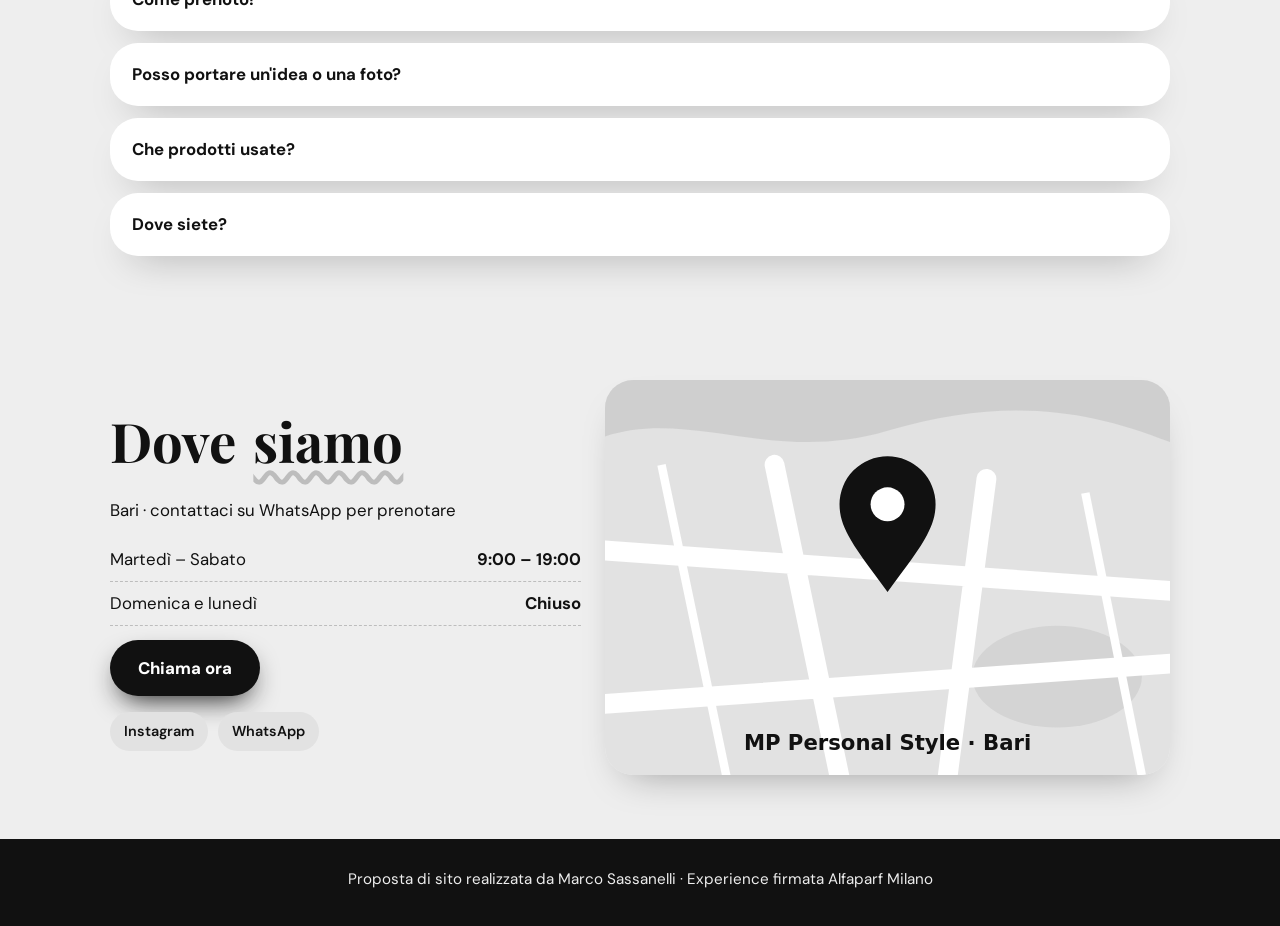
<file: mp-personalstyle/index.html>
<!doctype html>
<html lang="it"><head><meta charset="utf-8"><meta name="viewport" content="width=device-width,initial-scale=1"><title>MP Personal Style · Parrucchieri a Bari</title><meta name="description" content="MP Personal Style, parrucchieri a Bari: taglio, colore e balayage con Experience firmata Alfaparf Milano. Prenota su WhatsApp."><meta name="theme-color" content="#eeeeee"><link rel="icon" href="data:image/svg+xml,%3Csvg xmlns=%27http://www.w3.org/2000/svg%27 viewBox=%270 0 100 100%27%3E%3Ccircle cx=%2750%27 cy=%2750%27 r=%2746%27 fill=%27%23111111%27/%3E%3Ctext x=%2750%27 y=%2765%27 font-size=%2744%27 text-anchor=%27middle%27 fill=%27%23eeeeee%27 font-family=%27serif%27%3EMp%3C/text%3E%3C/svg%3E"><link rel="preconnect" href="https://fonts.googleapis.com"><link rel="preconnect" href="https://fonts.gstatic.com" crossorigin><link href="https://fonts.googleapis.com/css2?family=Playfair+Display:wght@600;800&amp;family=DM+Sans:wght@400;700&amp;display=swap" rel="stylesheet"><link rel="stylesheet" href="/assets/base.css"><link rel="stylesheet" href="/mp-personalstyle/style.css"><noscript><style>.rv{opacity:1;transform:none}</style></noscript></head>
<body>
<div class="top">Proposta di sito realizzata da Marco Sassanelli · listino, orari e foto da confermare</div>
<header class="h"><a class="logo" href="#">MP Personal Style</a><a class="tel" href="tel:+393515436276" aria-label="Chiama 351 543 6276">☎ 351 543 6276</a></header>
<main>
<section class="hero"><div class="blob b1"></div><div class="blob b2"></div><div class="wrap"><div><h1>Trasformiamo i capelli, <em>esaltiamo</em> la tua bellezza</h1><p>Parrucchieri a Bari. Piega, taglio, colore, trucco e acconciature con Experience firmata Alfaparf Milano.</p><a class="btn" href="#prenota">Prenota il tuo posto</a></div><svg class="art" viewBox="0 0 500 460" role="img" aria-label="Illustrazione: forbici da parrucchiere, pettine e una lunga ciocca di capelli color sabbia"><defs><linearGradient id="ag" x1="0" x2="1" y1="0" y2="1"><stop offset="0" stop-color="#d9d9d9"/><stop offset="1" stop-color="#4d4d4d"/></linearGradient></defs><circle cx="250" cy="225" r="200" fill="url(#ag)" opacity=".22"/><path d="M250 30c80 40 120 130 95 220s-25 140-95 180c-70-40-70-90-95-180S170 70 250 30z" fill="url(#ag)"/><path d="M250 60c22 90 12 210 0 350M212 90c-12 95-2 190 16 310M288 90c12 95 2 190-16 310" stroke="#fff" stroke-opacity=".35" stroke-width="5" fill="none" stroke-linecap="round"/><g transform="translate(250 255)" style="stroke:var(--fg)" stroke-width="9" stroke-linecap="round" fill="none"><path d="M0 0 170-72M0 0 170 72M0 0-52-34M0 0-52 34"/><circle cx="-82" cy="-52" r="30" style="fill:var(--bg)"/><circle cx="-82" cy="52" r="30" style="fill:var(--bg)"/><circle r="9" fill="#bdbdbd"/></g><g transform="rotate(-10 250 420)"><rect x="100" y="402" width="300" height="30" rx="12" fill="#bdbdbd" style="stroke:var(--fg)" stroke-width="5"/><path d="M122 432v26M146 432v26M170 432v26M194 432v26M218 432v26M242 432v26M266 432v26M290 432v26M314 432v26M338 432v26M362 432v26" style="stroke:var(--fg)" stroke-width="5" stroke-linecap="round"/></g><circle cx="90" cy="90" r="8" fill="#bdbdbd"/><circle cx="430" cy="140" r="12" fill="#4d4d4d"/><path d="M420 330l8 18 18 8-18 8-8 18-8-18-18-8 18-8z" fill="#bdbdbd"/></svg></div></section>
<div class="mq" aria-hidden="true"><div><span>Taglio su misura</span><span aria-hidden="true">✦</span><span>Colore luminoso</span><span aria-hidden="true">✦</span><span>Balayage</span><span aria-hidden="true">✦</span><span>Acconciature</span><span aria-hidden="true">✦</span><span>Experience Alfaparf Milano</span><span aria-hidden="true">✦</span><span>Solo su appuntamento</span><span aria-hidden="true">✦</span><span>Taglio su misura</span><span aria-hidden="true">✦</span><span>Colore luminoso</span><span aria-hidden="true">✦</span><span>Balayage</span><span aria-hidden="true">✦</span><span>Acconciature</span><span aria-hidden="true">✦</span><span>Experience Alfaparf Milano</span><span aria-hidden="true">✦</span><span>Solo su appuntamento</span><span aria-hidden="true">✦</span><span>Taglio su misura</span><span aria-hidden="true">✦</span><span>Colore luminoso</span><span aria-hidden="true">✦</span><span>Balayage</span><span aria-hidden="true">✦</span><span>Acconciature</span><span aria-hidden="true">✦</span><span>Experience Alfaparf Milano</span><span aria-hidden="true">✦</span><span>Solo su appuntamento</span><span aria-hidden="true">✦</span><span>Taglio su misura</span><span aria-hidden="true">✦</span><span>Colore luminoso</span><span aria-hidden="true">✦</span><span>Balayage</span><span aria-hidden="true">✦</span><span>Acconciature</span><span aria-hidden="true">✦</span><span>Experience Alfaparf Milano</span><span aria-hidden="true">✦</span><span>Solo su appuntamento</span><span aria-hidden="true">✦</span><span>Taglio su misura</span><span aria-hidden="true">✦</span><span>Colore luminoso</span><span aria-hidden="true">✦</span><span>Balayage</span><span aria-hidden="true">✦</span><span>Acconciature</span><span aria-hidden="true">✦</span><span>Experience Alfaparf Milano</span><span aria-hidden="true">✦</span><span>Solo su appuntamento</span><span aria-hidden="true">✦</span></div></div>
<svg class="sep" viewBox="0 0 1440 60" preserveAspectRatio="none" aria-hidden="true"><path d="M0 60C480 0 960 0 1440 60z" fill="currentColor"/></svg>
<section class="soft" id="prenota" style="padding-top:20px"><div class="wrap"><h2 class="rv">Prenota il tuo appuntamento</h2>
<form id="book" class="card glass rv" data-biz="MP Personal Style" data-intro="vorrei prenotare" data-days="next:6:0,1" data-times="09:00,10:30,12:00,15:00,16:30,18:00" data-dl="Giorno" data-tl="Ora"><fieldset><legend class="l">Scegli una o più voci</legend><div class="chips"><label class="chip"><input type="checkbox" value="Shampoo + piega corto"><span>Shampoo + piega corto <b>· 15 €</b></span></label><label class="chip"><input type="checkbox" value="Shampoo + piega medio-lungo"><span>Shampoo + piega medio-lungo <b>· 18 €</b></span></label><label class="chip"><input type="checkbox" value="Shampoo + piega con extension"><span>Shampoo + piega con extension <b>· 20 €</b></span></label><label class="chip"><input type="checkbox" value="Taglio"><span>Taglio <b>· 18 €</b></span></label><label class="chip"><input type="checkbox" value="Colore"><span>Colore <b>· 40 €</b></span></label><label class="chip"><input type="checkbox" value="Tonalizzante e ravviva colore"><span>Tonalizzante e ravviva colore <b>· 28 €</b></span></label><label class="chip"><input type="checkbox" value="Lifting capello"><span>Lifting capello <b>· 32 €</b></span></label><label class="chip"><input type="checkbox" value="Permanente"><span>Permanente <b>· 60 €</b></span></label><label class="chip"><input type="checkbox" value="Trucco"><span>Trucco <b>· 35 €</b></span></label><label class="chip"><input type="checkbox" value="Trucco + ciglia finte"><span>Trucco + ciglia finte <b>· 40 €</b></span></label><label class="chip"><input type="checkbox" value="Smooth filler"><span>Smooth filler</span></label><label class="chip"><input type="checkbox" value="Extension"><span>Extension</span></label><label class="chip"><input type="checkbox" value="Tecniche di schiariture"><span>Tecniche di schiariture</span></label><label class="chip"><input type="checkbox" value="Acconciatura per sposa"><span>Acconciatura per sposa</span></label><label class="chip"><input type="checkbox" value="Acconciatura"><span>Acconciatura</span></label></div></fieldset>
<div id="cal" class="cal" aria-label="Calendario giorni disponibili"></div>
<div class="row"><div><label class="l" for="day">Giorno</label><select id="day"></select></div><div><label class="l" for="time">Ora</label><select id="time"></select></div><div><label class="l" for="nome">Il tuo nome</label><input type="text" id="nome" autocomplete="given-name"></div><div><label class="l" for="tel">Telefono</label><input type="tel" id="tel" autocomplete="tel" required></div></div>
<button class="btn" type="submit">Conferma prenotazione</button><p id="msg" role="status"></p></form></div></section>
<svg class="sep flip" viewBox="0 0 1440 60" preserveAspectRatio="none" aria-hidden="true"><path d="M0 60C480 0 960 0 1440 60z" fill="currentColor"/></svg>
<section id="come"><div class="wrap"><h2 class="rv">Come funziona</h2><ol class="grid steps"><li class="card rv"><span class="n">1</span><svg class="ic" viewBox="0 0 24 24" fill="none" stroke="currentColor" stroke-width="1.8" stroke-linecap="round" stroke-linejoin="round" aria-hidden="true"><path d="M12 3l2 6 6 2-6 2-2 6-2-6-6-2 6-2z"/></svg><h3>Scegli i servizi</h3><p>Seleziona piega, taglio, colore, trucco o acconciatura.</p></li><li class="card rv"><span class="n">2</span><svg class="ic" viewBox="0 0 24 24" fill="none" stroke="currentColor" stroke-width="1.8" stroke-linecap="round" stroke-linejoin="round" aria-hidden="true"><rect x="3" y="5" width="18" height="16" rx="2"/><path d="M3 10h18M8 3v4M16 3v4"/></svg><h3>Giorno e ora</h3><p>Hai 6 giorni davanti, domenica e lunedì esclusi.</p></li><li class="card rv"><span class="n">3</span><svg class="ic" viewBox="0 0 24 24" fill="none" stroke="currentColor" stroke-width="1.8" stroke-linecap="round" stroke-linejoin="round" aria-hidden="true"><path d="M4 5h16v11H9l-5 4z"/></svg><h3>Ti confermiamo su WhatsApp</h3><p>Ricevuta la richiesta, ti scriviamo per confermare l'appuntamento.</p></li></ol></div></section>
<section id="listino" style="padding-top:0"><div class="wrap"><h2 class="rv">Servizi e prezzi</h2><ul class="grid list"><li class="card li rv"><svg class="ic" viewBox="0 0 24 24" fill="none" stroke="currentColor" stroke-width="1.8" stroke-linecap="round" stroke-linejoin="round" aria-hidden="true"><path d="M3 8h18v4H3z"/><path d="M6 12v6M9 12v6M12 12v6M15 12v6M18 12v6"/></svg><div><h3>Shampoo + piega corto</h3></div><div class="pp"><span class="pr">15 €</span></div></li><li class="card li rv"><svg class="ic" viewBox="0 0 24 24" fill="none" stroke="currentColor" stroke-width="1.8" stroke-linecap="round" stroke-linejoin="round" aria-hidden="true"><path d="M3 8h18v4H3z"/><path d="M6 12v6M9 12v6M12 12v6M15 12v6M18 12v6"/></svg><div><h3>Shampoo + piega medio-lungo</h3></div><div class="pp"><span class="pr">18 €</span></div></li><li class="card li rv"><svg class="ic" viewBox="0 0 24 24" fill="none" stroke="currentColor" stroke-width="1.8" stroke-linecap="round" stroke-linejoin="round" aria-hidden="true"><path d="M3 8h18v4H3z"/><path d="M6 12v6M9 12v6M12 12v6M15 12v6M18 12v6"/></svg><div><h3>Shampoo + piega con extension</h3></div><div class="pp"><span class="pr">20 €</span></div></li><li class="card li rv"><svg class="ic" viewBox="0 0 24 24" fill="none" stroke="currentColor" stroke-width="1.8" stroke-linecap="round" stroke-linejoin="round" aria-hidden="true"><circle cx="6" cy="6" r="3"/><circle cx="6" cy="18" r="3"/><path d="M8.5 7.5 20 18M8.5 16.5 20 6"/></svg><div><h3>Taglio</h3></div><div class="pp"><span class="pr">18 €</span></div></li><li class="card li rv"><svg class="ic" viewBox="0 0 24 24" fill="none" stroke="currentColor" stroke-width="1.8" stroke-linecap="round" stroke-linejoin="round" aria-hidden="true"><path d="M12 3s6 6.5 6 11a6 6 0 0 1-12 0c0-4.5 6-11 6-11z"/></svg><div><h3>Colore</h3></div><div class="pp"><span class="pr">40 €</span></div></li><li class="card li rv"><svg class="ic" viewBox="0 0 24 24" fill="none" stroke="currentColor" stroke-width="1.8" stroke-linecap="round" stroke-linejoin="round" aria-hidden="true"><path d="M12 3s6 6.5 6 11a6 6 0 0 1-12 0c0-4.5 6-11 6-11z"/></svg><div><h3>Tonalizzante e ravviva colore</h3></div><div class="pp"><span class="pr">28 €</span></div></li><li class="card li rv"><svg class="ic" viewBox="0 0 24 24" fill="none" stroke="currentColor" stroke-width="1.8" stroke-linecap="round" stroke-linejoin="round" aria-hidden="true"><path d="M12 3l2 6 6 2-6 2-2 6-2-6-6-2 6-2z"/></svg><div><h3>Lifting capello</h3></div><div class="pp"><span class="pr">32 €</span></div></li><li class="card li rv"><svg class="ic" viewBox="0 0 24 24" fill="none" stroke="currentColor" stroke-width="1.8" stroke-linecap="round" stroke-linejoin="round" aria-hidden="true"><path d="M12 3l2 6 6 2-6 2-2 6-2-6-6-2 6-2z"/></svg><div><h3>Permanente</h3></div><div class="pp"><span class="pr">60 €</span></div></li><li class="card li rv"><svg class="ic" viewBox="0 0 24 24" fill="none" stroke="currentColor" stroke-width="1.8" stroke-linecap="round" stroke-linejoin="round" aria-hidden="true"><path d="M15 3l6 6-9 9-6-6z"/><path d="M6 12l-3 9 9-3"/></svg><div><h3>Trucco</h3></div><div class="pp"><span class="pr">35 €</span></div></li><li class="card li rv"><svg class="ic" viewBox="0 0 24 24" fill="none" stroke="currentColor" stroke-width="1.8" stroke-linecap="round" stroke-linejoin="round" aria-hidden="true"><path d="M15 3l6 6-9 9-6-6z"/><path d="M6 12l-3 9 9-3"/></svg><div><h3>Trucco + ciglia finte</h3></div><div class="pp"><span class="pr">40 €</span></div></li><li class="card li rv"><svg class="ic" viewBox="0 0 24 24" fill="none" stroke="currentColor" stroke-width="1.8" stroke-linecap="round" stroke-linejoin="round" aria-hidden="true"><path d="M12 3l2 6 6 2-6 2-2 6-2-6-6-2 6-2z"/></svg><div><h3>Smooth filler</h3><p>In base al capello</p></div><div class="pp"><span class="pr">su consulenza</span></div></li><li class="card li rv"><svg class="ic" viewBox="0 0 24 24" fill="none" stroke="currentColor" stroke-width="1.8" stroke-linecap="round" stroke-linejoin="round" aria-hidden="true"><path d="M3 8h18v4H3z"/><path d="M6 12v6M9 12v6M12 12v6M15 12v6M18 12v6"/></svg><div><h3>Extension</h3></div><div class="pp"><span class="pr">su consulenza</span></div></li><li class="card li rv"><svg class="ic" viewBox="0 0 24 24" fill="none" stroke="currentColor" stroke-width="1.8" stroke-linecap="round" stroke-linejoin="round" aria-hidden="true"><circle cx="12" cy="12" r="4"/><path d="M12 2v3M12 19v3M2 12h3M19 12h3M5 5l2 2M17 17l2 2M19 5l-2 2M7 17l-2 2"/></svg><div><h3>Tecniche di schiariture</h3><p>Balayage e riflessi</p></div><div class="pp"><span class="pr">su consulenza</span></div></li><li class="card li rv"><svg class="ic" viewBox="0 0 24 24" fill="none" stroke="currentColor" stroke-width="1.8" stroke-linecap="round" stroke-linejoin="round" aria-hidden="true"><path d="M3 8h18v4H3z"/><path d="M6 12v6M9 12v6M12 12v6M15 12v6M18 12v6"/></svg><div><h3>Acconciatura per sposa</h3></div><div class="pp"><span class="pr">su consulenza</span></div></li><li class="card li rv"><svg class="ic" viewBox="0 0 24 24" fill="none" stroke="currentColor" stroke-width="1.8" stroke-linecap="round" stroke-linejoin="round" aria-hidden="true"><path d="M3 8h18v4H3z"/><path d="M6 12v6M9 12v6M12 12v6M15 12v6M18 12v6"/></svg><div><h3>Acconciatura</h3></div><div class="pp"><span class="pr">su consulenza</span></div></li></ul><p class="rv" style="margin-top:18px;color:var(--mut);font-size:.9rem">Maschera, rifiniture con piastra e prodotti styling sono da considerarsi a parte.</p></div></section>
<section id="colori"><div class="wrap"><h2 class="rv">Le nostre <em>sfumature</em></h2><div class="locks rv"><div class="lock" style="--c1:#b9a98f;--c2:#e3d8c3" role="img" aria-label="Campione colore Biondo cenere"><span>Biondo cenere</span></div><div class="lock" style="--c1:#c8ad85;--c2:#ead9b8" role="img" aria-label="Campione colore Sabbia"><span>Sabbia</span></div><div class="lock" style="--c1:#a8703a;--c2:#d9a366" role="img" aria-label="Campione colore Caramello"><span>Caramello</span></div><div class="lock" style="--c1:#4a2f22;--c2:#7a5440" role="img" aria-label="Campione colore Cioccolato"><span>Cioccolato</span></div><div class="lock" style="--c1:#111111;--c2:#3a3633" role="img" aria-label="Campione colore Nero"><span>Nero</span></div><div class="lock" style="--c1:#d8d4cc;--c2:#f4f1ea" role="img" aria-label="Campione colore Platino"><span>Platino</span></div></div></div></section>
<svg class="sep" viewBox="0 0 1440 60" preserveAspectRatio="none" aria-hidden="true"><path d="M0 60C480 0 960 0 1440 60z" fill="currentColor"/></svg>
<section class="soft" id="instagram" style="padding-top:20px"><div class="wrap"><h2 class="rv">Seguici su <em>Instagram</em></h2><div class="card brandcard rv"><p style="margin-top:0">Tagli, colore, balayage e acconciature: guarda gli ultimi lavori su <b>@mp_personalstyle</b>.</p><a class="btn" href="https://www.instagram.com/mp_personalstyle" target="_blank" rel="noopener">Apri Instagram</a></div></div></section>
<svg class="sep flip" viewBox="0 0 1440 60" preserveAspectRatio="none" aria-hidden="true"><path d="M0 60C480 0 960 0 1440 60z" fill="currentColor"/></svg>
<section id="galleria"><div class="wrap"><h2 class="rv">I nostri <em>lavori</em></h2><div class="gallery"><div class="gitem" style="--g:linear-gradient(135deg,#1a1a1a,#666666)">Taglio</div><div class="gitem" style="--g:linear-gradient(135deg,#3a3a3a,#8a8a8a)">Balayage</div><div class="gitem" style="--g:linear-gradient(135deg,#2a2a2a,#777777)">Acconciature</div><div class="gitem" style="--g:linear-gradient(135deg,#111111,#555555)">Colore</div><div class="gitem" style="--g:linear-gradient(135deg,#444444,#999999)">Biondo cenere</div><div class="gitem" style="--g:linear-gradient(135deg,#000000,#444444)">Piega</div></div></div></section>
<section id="alfaparf"><div class="wrap"><div class="card brandcard rv"><h2 style="margin:0">Experience firmata <em>Alfaparf Milano</em></h2><p>Ogni trasformazione parte da una consulenza: ascoltiamo cosa desideri e costruiamo il look insieme a te.</p><p><b>Prodotti in vendita e partner:</b> Wella Professionals · ghd · MAC</p><a class="btn" href="https://wa.me/393515436276" target="_blank" rel="noopener">Scrivici su WhatsApp</a></div></div></section>
<section id="faq" class="faq"><div class="wrap"><h2 class="rv">Domande <em>frequenti</em></h2><details class="card rv"><summary>Come prenoto?</summary><p>Dal modulo qui sopra oppure scrivendoci su WhatsApp al 351 543 6276.</p></details><details class="card rv"><summary>Posso portare un'idea o una foto?</summary><p>Certo, mandacela su WhatsApp o portala in salone: la adatteremo a te.</p></details><details class="card rv"><summary>Che prodotti usate?</summary><p>Lavoriamo con l'Experience firmata Alfaparf Milano. In salone trovi anche prodotti in vendita dei nostri partner: Wella Professionals, ghd e MAC.</p></details><details class="card rv"><summary>Dove siete?</summary><p>Siamo a Bari. Scrivici su WhatsApp per indicazioni e disponibilità.</p></details></div></section>
<section id="dove"><div class="wrap two"><div class="rv"><h2>Dove <em>siamo</em></h2><p>Bari · contattaci su WhatsApp per prenotare</p><ul class="hrs"><li><span>Martedì – Sabato</span><b>9:00 – 19:00</b></li><li><span>Domenica e lunedì</span><b>Chiuso</b></li></ul><a class="btn" href="tel:+393515436276">Chiama ora</a><div class="social"><a href="https://www.instagram.com/mp_personalstyle" target="_blank" rel="noopener" aria-label="Instagram">Instagram</a><a href="https://wa.me/393515436276" target="_blank" rel="noopener" aria-label="WhatsApp">WhatsApp</a></div></div><div class="rv"><svg class="map" viewBox="0 0 400 280" role="img" aria-label="Mappa disegnata: MP Personal Style, Bari"><rect width="400" height="280" style="fill:var(--soft)"/><path d="M0 40C60 20 120 60 200 36S340 20 400 44V0H0z" fill="var(--ac2)" opacity=".5"/><ellipse cx="320" cy="210" rx="60" ry="36" fill="var(--ac2)" opacity=".4"/><g style="stroke:var(--card)" stroke-width="14" stroke-linecap="round" fill="none"><path d="M-10 120L410 150M120 60L170 300M270 70L240 300M-10 230L410 200"/></g><g style="stroke:var(--card)" stroke-width="6" fill="none"><path d="M40 60L90 300M340 80L380 280"/></g><path d="M200 150c-22-30-34-44-34-62a34 34 0 0 1 68 0c0 18-12 32-34 62z" style="fill:var(--ac)"/><circle cx="200" cy="88" r="12" fill="#fff"/><text x="200" y="262" text-anchor="middle" font-size="15" font-weight="700" style="fill:var(--fg)" font-family="system-ui">MP Personal Style · Bari</text></svg></div></div></section>
</main>
<footer>Proposta di sito realizzata da Marco Sassanelli · Experience firmata Alfaparf Milano</footer>
<nav class="mbar" aria-label="Contatti rapidi"><a href="tel:+393515436276">Chiama</a><a href="https://wa.me/393515436276" target="_blank" rel="noopener">WhatsApp</a></nav>
<script src="/assets/base.js" defer></script>
<script defer>
window.addEventListener('load',()=>{
  const ds=document.querySelector('#day');const cal=document.querySelector('#cal');if(!ds||!cal)return;
  const build=()=>{cal.innerHTML='';[...ds.options].forEach(o=>{const b=document.createElement('button');b.type='button';b.className='cday';b.textContent=o.text.split(',')[0];b.addEventListener('click',()=>{ds.value=o.value;cal.querySelectorAll('.cday').forEach(x=>x.classList.remove('on'));b.classList.add('on');});cal.appendChild(b);});if(ds.options.length)cal.firstChild.classList.add('on');};
  setTimeout(build,50);
  // Override submit to save into gestionale instead of WhatsApp
  const f=document.querySelector('#book');
  const nf=f.cloneNode(true);f.parentNode.replaceChild(nf,f);
  nf.addEventListener('submit',e=>{e.preventDefault();
    const it=[...nf.querySelectorAll('input[type=checkbox]:checked')].map(i=>i.value);
    const m=nf.querySelector('#msg');
    if(!it.length){m.textContent='Scegli almeno una voce per continuare.';return;}
    const tel=nf.querySelector('#tel').value.trim();
    if(!tel){m.textContent='Inserisci il numero di telefono.';return;}
    const b={servizi:it,giorno:nf.querySelector('#day').value,ora:nf.querySelector('#time').value,nome:nf.querySelector('#nome').value.trim(),tel,ts:Date.now()};
    const arr=JSON.parse(localStorage.getItem('prenotazioni')||'[]');arr.push(b);localStorage.setItem('prenotazioni',JSON.stringify(arr));
    m.textContent='Prenotazione inviata al gestionale. Riceverai conferma a breve.';
  });
});
</script>
</body></html>
</file>
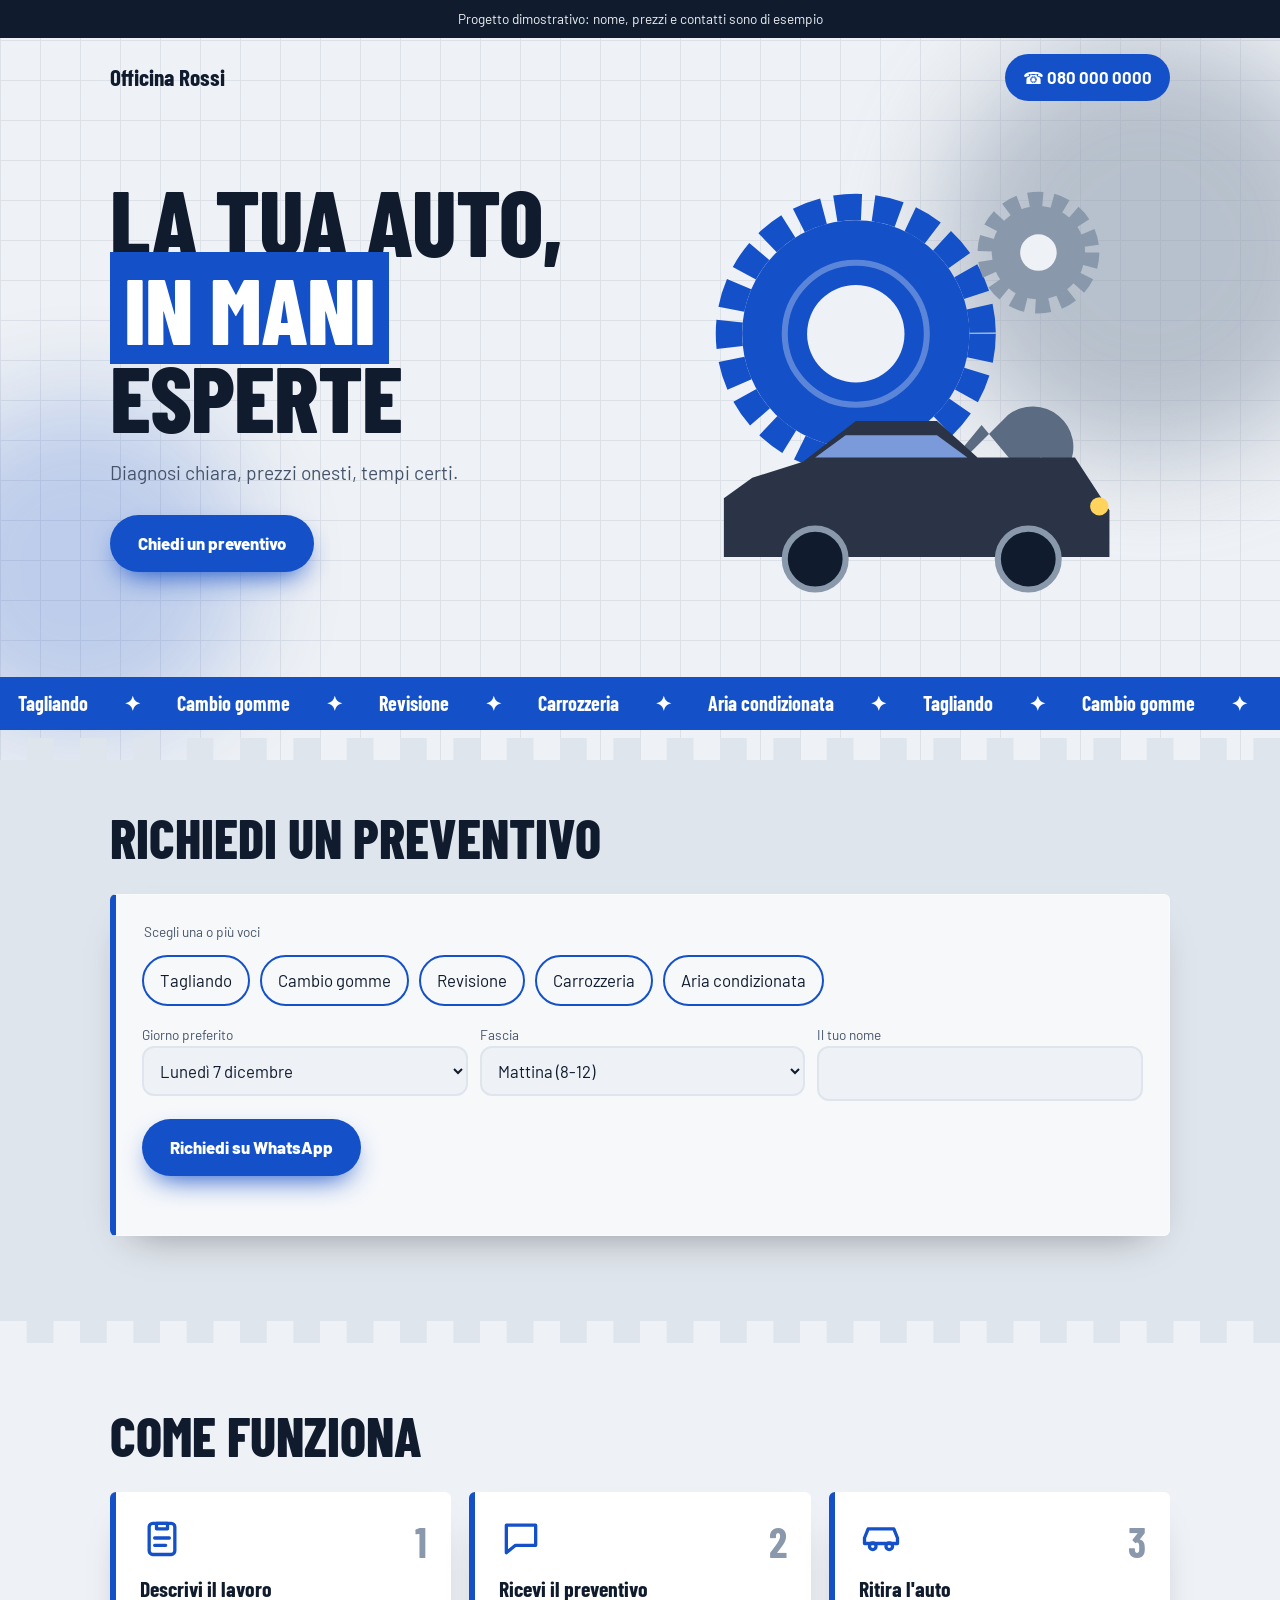
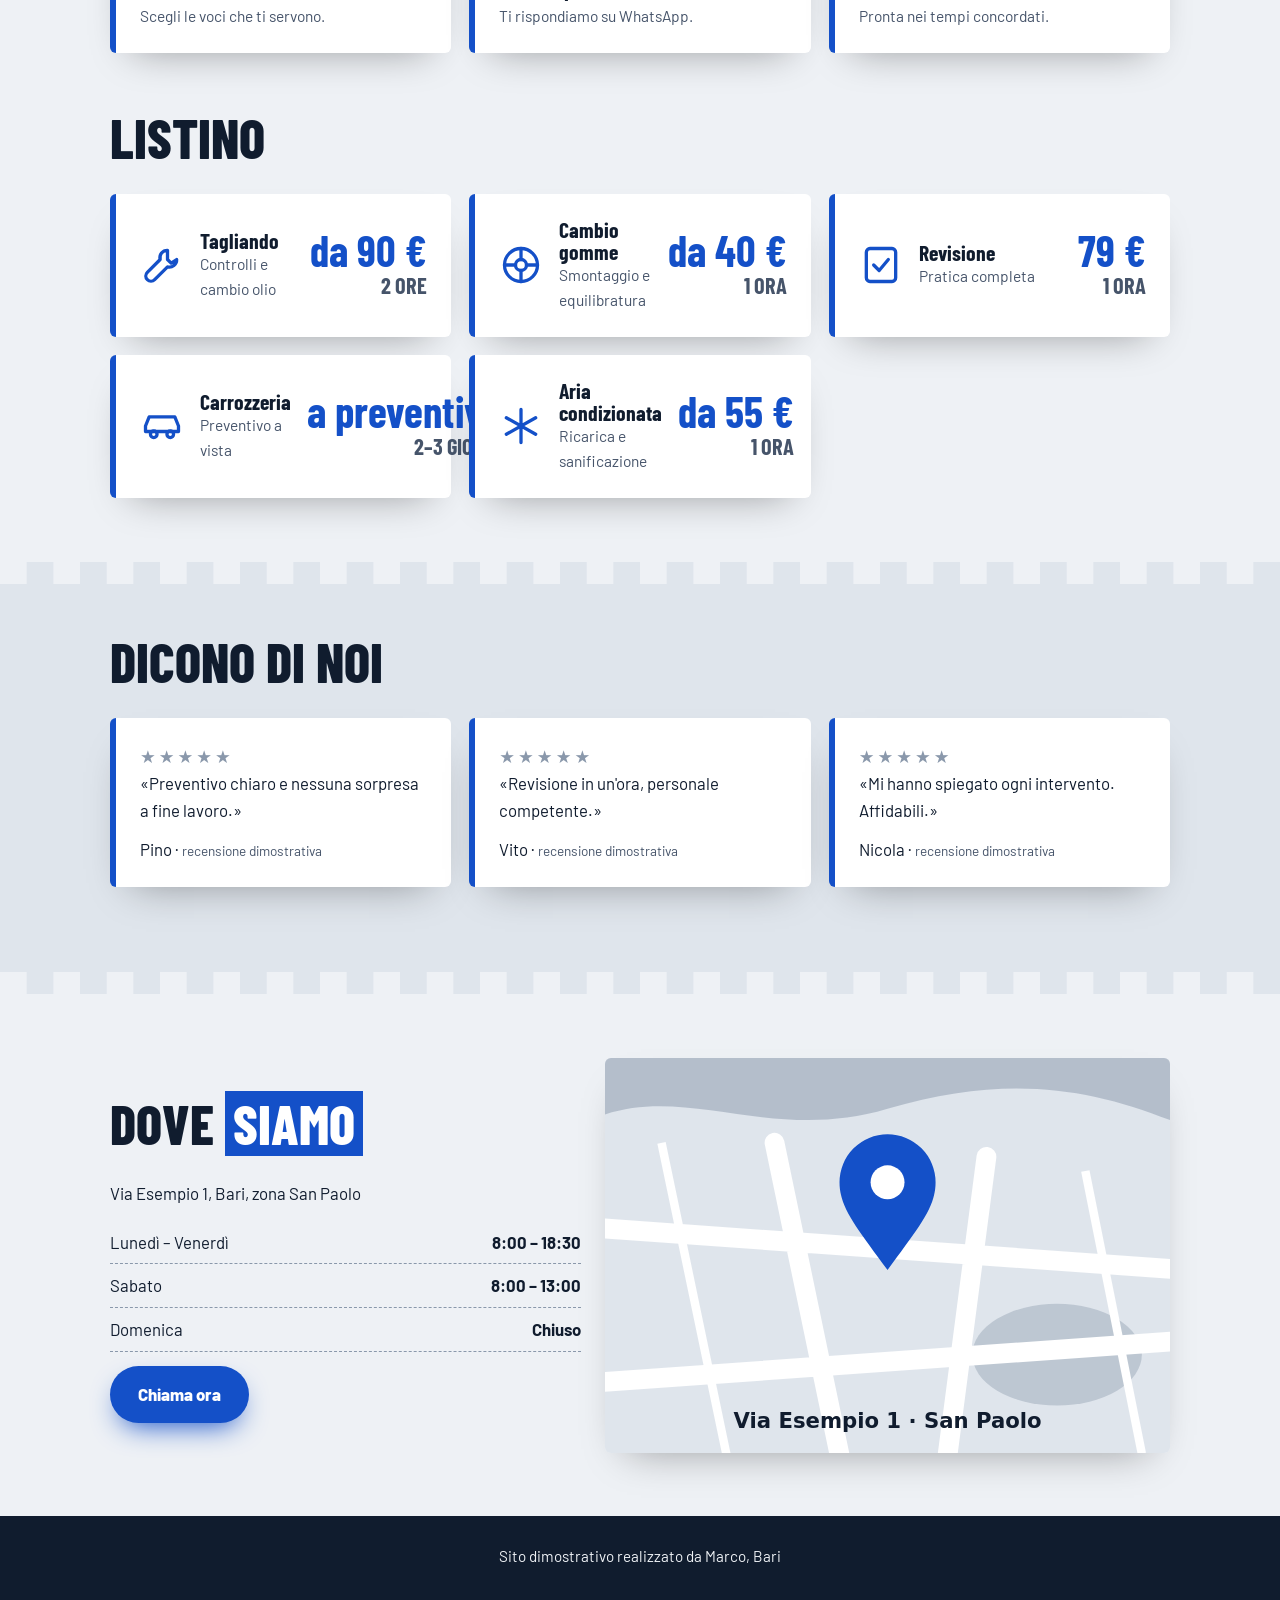
<file: officina/index.html>
<!doctype html>
<html lang="it"><head><meta charset="utf-8"><meta name="viewport" content="width=device-width,initial-scale=1"><title>Officina Rossi · Meccanico a Bari (demo)</title><meta name="description" content="Sito dimostrativo: officina meccanica a Bari, richiedi un preventivo su WhatsApp."><meta name="theme-color" content="#eef1f5"><link rel="icon" href="data:image/svg+xml,%3Csvg xmlns=%27http://www.w3.org/2000/svg%27 viewBox=%270 0 100 100%27%3E%3Ctext y=%27.9em%27 font-size=%2790%27%3E🔧%3C/text%3E%3C/svg%3E"><link rel="preconnect" href="https://fonts.googleapis.com"><link rel="preconnect" href="https://fonts.gstatic.com" crossorigin><link href="https://fonts.googleapis.com/css2?family=Barlow+Condensed:wght@600;800&amp;family=Barlow:wght@400;600&amp;display=swap" rel="stylesheet"><link rel="stylesheet" href="/assets/base.css"><link rel="stylesheet" href="style.css"><noscript><style>.rv{opacity:1;transform:none}</style></noscript></head>
<body>
<div class="top">Progetto dimostrativo: nome, prezzi e contatti sono di esempio</div>
<header class="h"><a class="logo" href="#">Officina Rossi</a><a class="tel" href="tel:+390800000000" aria-label="Chiama 080 000 0000">☎ 080 000 0000</a></header>
<main>
<section class="hero"><div class="blob b1"></div><div class="blob b2"></div><div class="wrap"><div><h1>La tua auto, <em>in mani</em> esperte</h1><p>Diagnosi chiara, prezzi onesti, tempi certi.</p><a class="btn" href="#prenota">Chiedi un preventivo</a></div><svg class="art" viewBox="0 0 500 460" role="img" aria-label="Illustrazione: grande ingranaggio blu, piccolo ingranaggio, chiave inglese e auto"><g class="gear"><circle cx="190" cy="190" r="125" fill="none" stroke="#1450c8" stroke-width="26" stroke-dasharray="26 11.9"/><circle cx="190" cy="190" r="112" fill="#1450c8"/><circle cx="190" cy="190" r="48" style="fill:var(--bg)"/><circle cx="190" cy="190" r="70" fill="none" stroke="#fff" stroke-opacity=".3" stroke-width="6"/></g><g class="gear r"><circle cx="370" cy="110" r="52" fill="none" stroke="#8a98ab" stroke-width="16" stroke-dasharray="14 9.5"/><circle cx="370" cy="110" r="46" fill="#8a98ab"/><circle cx="370" cy="110" r="18" style="fill:var(--bg)"/></g><path d="M300 330l100-100a40 40 0 0 1 60 50l-28-8-8 28-50-60z" fill="#5a6b82" transform="translate(-60 40)"/><path d="M330 300l-190 190" stroke="#5a6b82" stroke-width="0"/><path d="M60 410h380v-46l-34-52h-96l-40-36H190l-52 40-50 16-28 20z" fill="#2a3446"/><path d="M180 290h90l30 22H150z" fill="#8fb4ff" opacity=".8"/><g fill="#101c2e" stroke="#8a98ab" stroke-width="6"><circle cx="150" cy="412" r="30"/><circle cx="360" cy="412" r="30"/></g><circle cx="430" cy="360" r="9" fill="#ffd35c"/></svg></div></section>
<div class="mq" aria-hidden="true"><div><span>Tagliando</span><span aria-hidden="true">✦</span><span>Cambio gomme</span><span aria-hidden="true">✦</span><span>Revisione</span><span aria-hidden="true">✦</span><span>Carrozzeria</span><span aria-hidden="true">✦</span><span>Aria condizionata</span><span aria-hidden="true">✦</span><span>Tagliando</span><span aria-hidden="true">✦</span><span>Cambio gomme</span><span aria-hidden="true">✦</span><span>Revisione</span><span aria-hidden="true">✦</span><span>Carrozzeria</span><span aria-hidden="true">✦</span><span>Aria condizionata</span><span aria-hidden="true">✦</span><span>Tagliando</span><span aria-hidden="true">✦</span><span>Cambio gomme</span><span aria-hidden="true">✦</span><span>Revisione</span><span aria-hidden="true">✦</span><span>Carrozzeria</span><span aria-hidden="true">✦</span><span>Aria condizionata</span><span aria-hidden="true">✦</span><span>Tagliando</span><span aria-hidden="true">✦</span><span>Cambio gomme</span><span aria-hidden="true">✦</span><span>Revisione</span><span aria-hidden="true">✦</span><span>Carrozzeria</span><span aria-hidden="true">✦</span><span>Aria condizionata</span><span aria-hidden="true">✦</span></div></div>
<svg class="sep" viewBox="0 0 1440 60" preserveAspectRatio="none" aria-hidden="true"><path d="M0 [base64]" fill="currentColor"/></svg>
<section class="soft" id="prenota" style="padding-top:20px"><div class="wrap"><h2 class="rv">Richiedi un preventivo</h2>
<form id="book" class="card glass rv" data-biz="Officina Rossi" data-intro="vorrei un preventivo per" data-days="next:6:0" data-times="Mattina (8-12),Pomeriggio (14-18)" data-dl="Giorno preferito" data-tl="Fascia"><fieldset><legend class="l">Scegli una o più voci</legend><div class="chips"><label class="chip"><input type="checkbox" value="Tagliando"><span>Tagliando</span></label><label class="chip"><input type="checkbox" value="Cambio gomme"><span>Cambio gomme</span></label><label class="chip"><input type="checkbox" value="Revisione"><span>Revisione</span></label><label class="chip"><input type="checkbox" value="Carrozzeria"><span>Carrozzeria</span></label><label class="chip"><input type="checkbox" value="Aria condizionata"><span>Aria condizionata</span></label></div></fieldset>
<div class="row"><div><label class="l" for="day">Giorno preferito</label><select id="day"></select></div><div><label class="l" for="time">Fascia</label><select id="time"></select></div><div><label class="l" for="nome">Il tuo nome</label><input type="text" id="nome" autocomplete="given-name"></div></div>
<button class="btn" type="submit">Richiedi su WhatsApp</button><p id="msg" role="status"></p></form></div></section>
<svg class="sep flip" viewBox="0 0 1440 60" preserveAspectRatio="none" aria-hidden="true"><path d="M0 [base64]" fill="currentColor"/></svg>
<section id="come"><div class="wrap"><h2 class="rv">Come funziona</h2><ol class="grid steps"><li class="card rv"><span class="n">1</span><svg class="ic" viewBox="0 0 24 24" fill="none" stroke="currentColor" stroke-width="1.8" stroke-linecap="round" stroke-linejoin="round" aria-hidden="true"><rect x="5" y="4" width="14" height="17" rx="2"/><path d="M9 4h6v3H9zM8 12h8M8 16h6"/></svg><h3>Descrivi il lavoro</h3><p>Scegli le voci che ti servono.</p></li><li class="card rv"><span class="n">2</span><svg class="ic" viewBox="0 0 24 24" fill="none" stroke="currentColor" stroke-width="1.8" stroke-linecap="round" stroke-linejoin="round" aria-hidden="true"><path d="M4 5h16v11H9l-5 4z"/></svg><h3>Ricevi il preventivo</h3><p>Ti rispondiamo su WhatsApp.</p></li><li class="card rv"><span class="n">3</span><svg class="ic" viewBox="0 0 24 24" fill="none" stroke="currentColor" stroke-width="1.8" stroke-linecap="round" stroke-linejoin="round" aria-hidden="true"><path d="M3 15v-3l2-5h14l2 5v3z"/><circle cx="7.5" cy="16.5" r="1.8"/><circle cx="16.5" cy="16.5" r="1.8"/></svg><h3>Ritira l'auto</h3><p>Pronta nei tempi concordati.</p></li></ol></div></section>
<section id="listino" style="padding-top:0"><div class="wrap"><h2 class="rv">Listino</h2><ul class="grid list"><li class="card li rv"><svg class="ic" viewBox="0 0 24 24" fill="none" stroke="currentColor" stroke-width="1.8" stroke-linecap="round" stroke-linejoin="round" aria-hidden="true"><path d="M15 4a4 4 0 0 0-4 5L4 16a2 2 0 0 0 4 4l7-7a4 4 0 0 0 5-4l-3 2-2-2z"/></svg><div><h3>Tagliando</h3><p>Controlli e cambio olio</p></div><div class="pp"><span class="pr">da 90 €</span><span class="tm">2 ore</span></div></li><li class="card li rv"><svg class="ic" viewBox="0 0 24 24" fill="none" stroke="currentColor" stroke-width="1.8" stroke-linecap="round" stroke-linejoin="round" aria-hidden="true"><circle cx="12" cy="12" r="9"/><circle cx="12" cy="12" r="3"/><path d="M12 3v6M12 15v6M3 12h6M15 12h6"/></svg><div><h3>Cambio gomme</h3><p>Smontaggio e equilibratura</p></div><div class="pp"><span class="pr">da 40 €</span><span class="tm">1 ora</span></div></li><li class="card li rv"><svg class="ic" viewBox="0 0 24 24" fill="none" stroke="currentColor" stroke-width="1.8" stroke-linecap="round" stroke-linejoin="round" aria-hidden="true"><rect x="4" y="3" width="16" height="18" rx="2"/><path d="M8 12l3 3 5-6"/></svg><div><h3>Revisione</h3><p>Pratica completa</p></div><div class="pp"><span class="pr">79 €</span><span class="tm">1 ora</span></div></li><li class="card li rv"><svg class="ic" viewBox="0 0 24 24" fill="none" stroke="currentColor" stroke-width="1.8" stroke-linecap="round" stroke-linejoin="round" aria-hidden="true"><path d="M3 15v-3l2-5h14l2 5v3z"/><circle cx="7.5" cy="16.5" r="1.8"/><circle cx="16.5" cy="16.5" r="1.8"/></svg><div><h3>Carrozzeria</h3><p>Preventivo a vista</p></div><div class="pp"><span class="pr">a preventivo</span><span class="tm">2–3 giorni</span></div></li><li class="card li rv"><svg class="ic" viewBox="0 0 24 24" fill="none" stroke="currentColor" stroke-width="1.8" stroke-linecap="round" stroke-linejoin="round" aria-hidden="true"><path d="M12 3v18M4 7.5l16 9M20 7.5l-16 9"/></svg><div><h3>Aria condizionata</h3><p>Ricarica e sanificazione</p></div><div class="pp"><span class="pr">da 55 €</span><span class="tm">1 ora</span></div></li></ul></div></section>

<svg class="sep" viewBox="0 0 1440 60" preserveAspectRatio="none" aria-hidden="true"><path d="M0 [base64]" fill="currentColor"/></svg>
<section class="soft" style="padding-top:20px"><div class="wrap"><h2 class="rv">Dicono di noi</h2><div class="grid"><figure class="card rev rv"><span class="st" role="img" aria-label="5 stelle">★★★★★</span><blockquote>«Preventivo chiaro e nessuna sorpresa a fine lavoro.»</blockquote><figcaption>Pino · <span class="l" style="display:inline">recensione dimostrativa</span></figcaption></figure><figure class="card rev rv"><span class="st" role="img" aria-label="5 stelle">★★★★★</span><blockquote>«Revisione in un'ora, personale competente.»</blockquote><figcaption>Vito · <span class="l" style="display:inline">recensione dimostrativa</span></figcaption></figure><figure class="card rev rv"><span class="st" role="img" aria-label="5 stelle">★★★★★</span><blockquote>«Mi hanno spiegato ogni intervento. Affidabili.»</blockquote><figcaption>Nicola · <span class="l" style="display:inline">recensione dimostrativa</span></figcaption></figure></div></div></section>
<svg class="sep flip" viewBox="0 0 1440 60" preserveAspectRatio="none" aria-hidden="true"><path d="M0 [base64]" fill="currentColor"/></svg>
<section id="dove"><div class="wrap two"><div class="rv"><h2>Dove <em>siamo</em></h2><p>Via Esempio 1, Bari, zona San Paolo</p><ul class="hrs"><li><span>Lunedì – Venerdì</span><b>8:00 – 18:30</b></li><li><span>Sabato</span><b>8:00 – 13:00</b></li><li><span>Domenica</span><b>Chiuso</b></li></ul><a class="btn" href="tel:+390800000000">Chiama ora</a></div><div class="rv"><svg class="map" viewBox="0 0 400 280" role="img" aria-label="Mappa disegnata: Officina Rossi, Via Esempio 1, Bari, zona San Paolo"><rect width="400" height="280" style="fill:var(--soft)"/><path d="M0 40C60 20 120 60 200 36S340 20 400 44V0H0z" fill="var(--ac2)" opacity=".5"/><ellipse cx="320" cy="210" rx="60" ry="36" fill="var(--ac2)" opacity=".4"/><g style="stroke:var(--card)" stroke-width="14" stroke-linecap="round" fill="none"><path d="M-10 120L410 150M120 60L170 300M270 70L240 300M-10 230L410 200"/></g><g style="stroke:var(--card)" stroke-width="6" fill="none"><path d="M40 60L90 300M340 80L380 280"/></g><path d="M200 150c-22-30-34-44-34-62a34 34 0 0 1 68 0c0 18-12 32-34 62z" style="fill:var(--ac)"/><circle cx="200" cy="88" r="12" fill="#fff"/><text x="200" y="262" text-anchor="middle" font-size="15" font-weight="700" style="fill:var(--fg)" font-family="system-ui">Via Esempio 1 · San Paolo</text></svg></div></div></section>
</main>
<footer>Sito dimostrativo realizzato da Marco, Bari</footer>
<nav class="mbar" aria-label="Contatti rapidi"><a href="tel:+390800000000">Chiama</a><a href="https://wa.me/390800000000" target="_blank" rel="noopener">WhatsApp</a></nav>
<script src="/assets/base.js" defer></script>
</body></html>
</file>
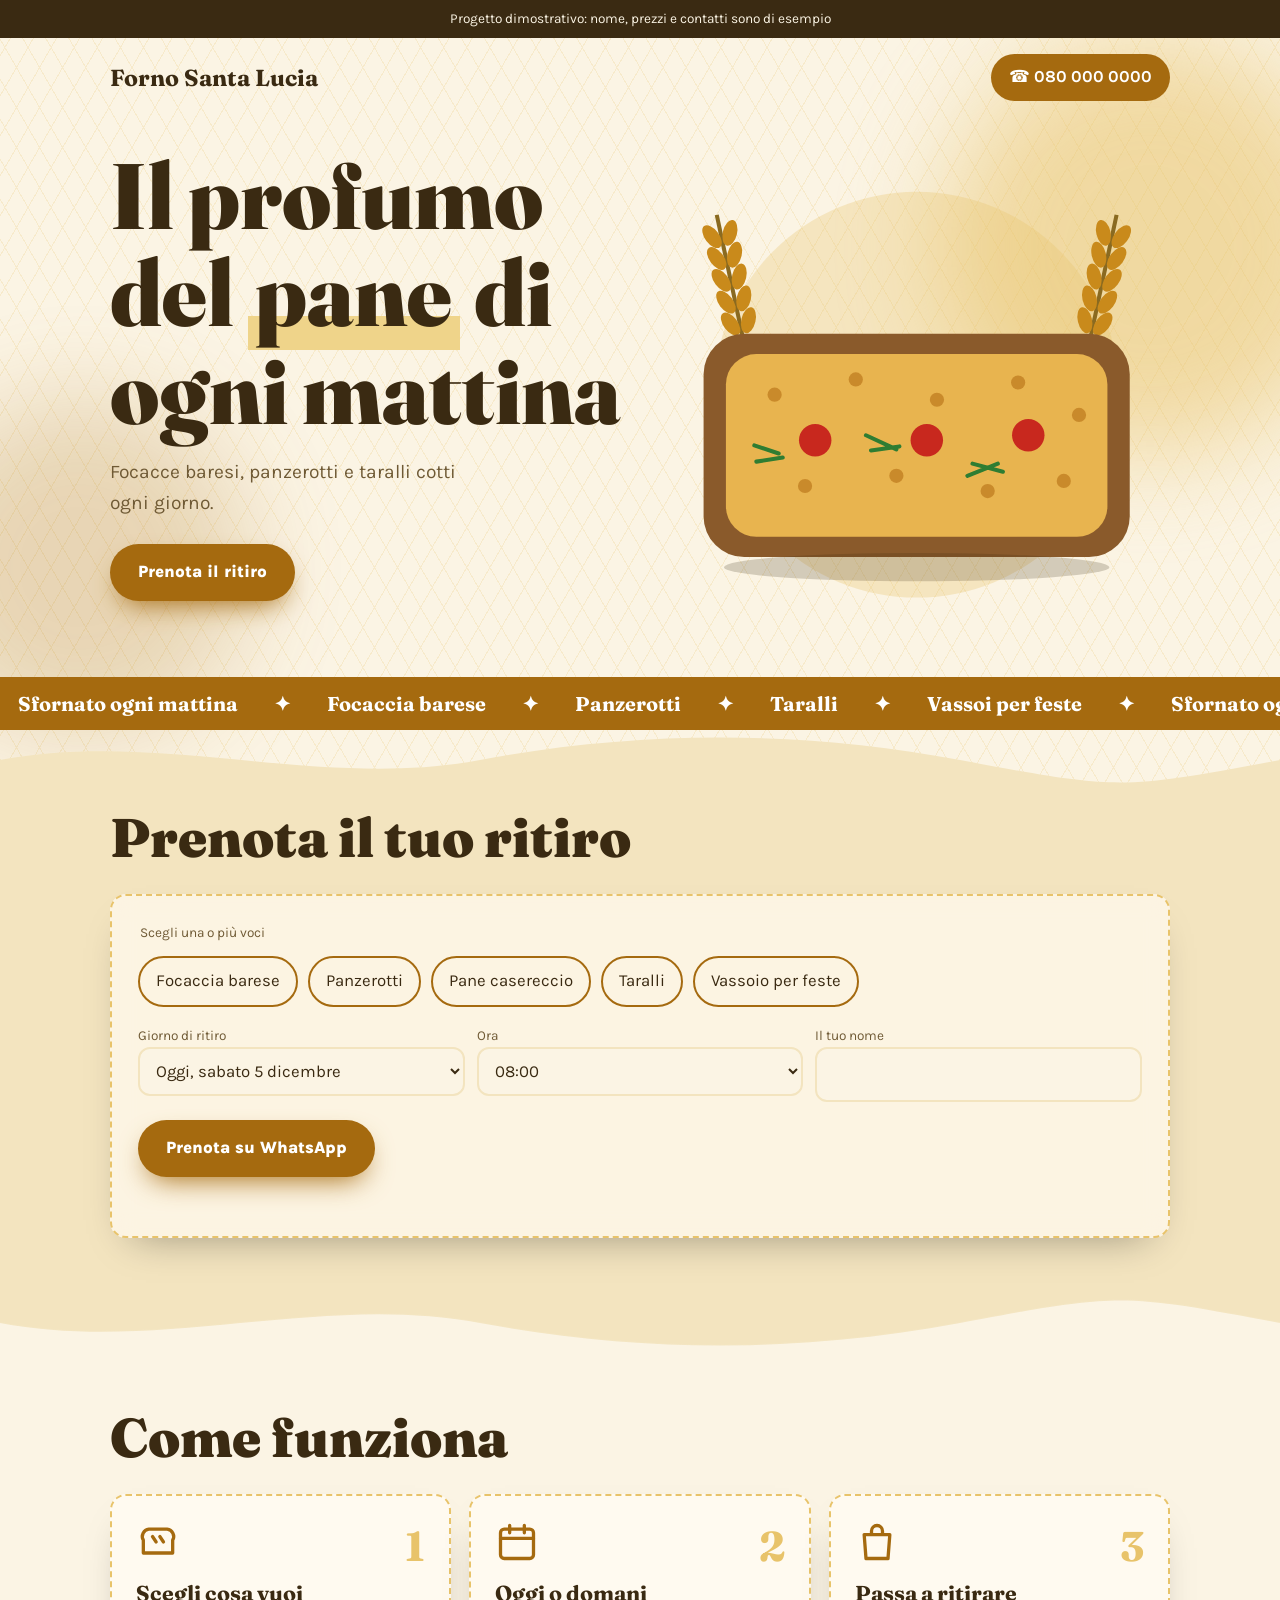
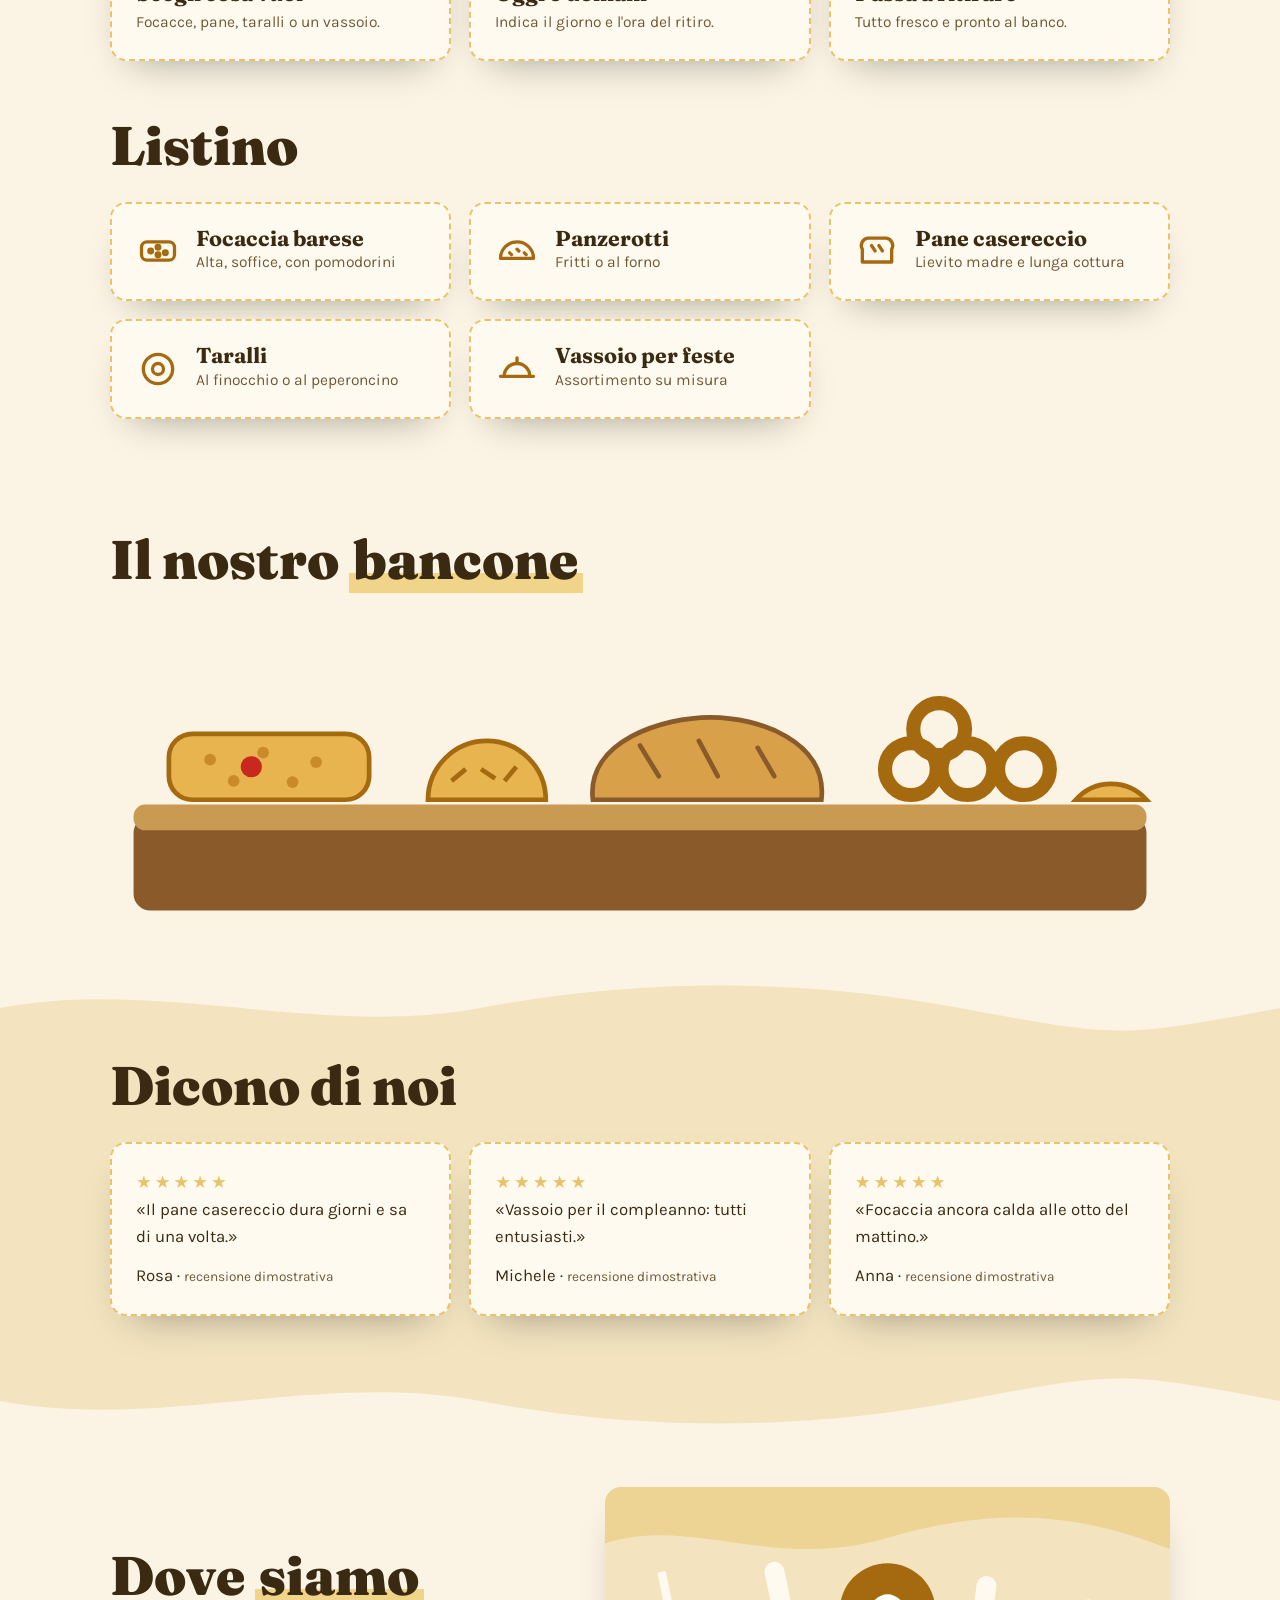
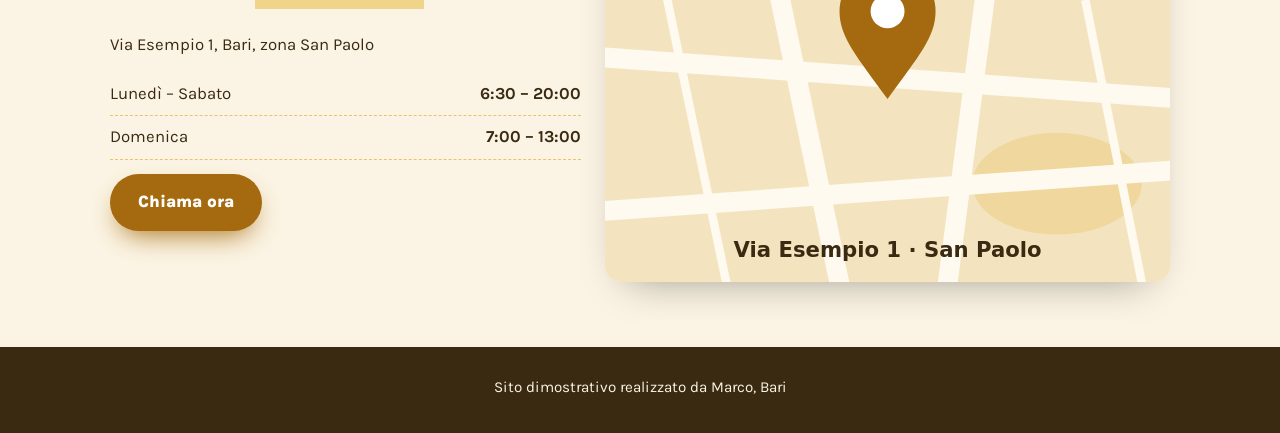
<file: panificio/index.html>
<!doctype html>
<html lang="it"><head><meta charset="utf-8"><meta name="viewport" content="width=device-width,initial-scale=1"><title>Forno Santa Lucia · Panificio a Bari (demo)</title><meta name="description" content="Sito dimostrativo: panificio artigianale a Bari, ordina e ritira oggi o domani."><meta name="theme-color" content="#fbf4e4"><link rel="icon" href="data:image/svg+xml,%3Csvg xmlns=%27http://www.w3.org/2000/svg%27 viewBox=%270 0 100 100%27%3E%3Ctext y=%27.9em%27 font-size=%2790%27%3E🥖%3C/text%3E%3C/svg%3E"><link rel="preconnect" href="https://fonts.googleapis.com"><link rel="preconnect" href="https://fonts.gstatic.com" crossorigin><link href="https://fonts.googleapis.com/css2?family=Fraunces:opsz,wght@9..144,600;9..144,900&amp;family=Karla:wght@400;700&amp;display=swap" rel="stylesheet"><link rel="stylesheet" href="/assets/base.css"><link rel="stylesheet" href="style.css"><noscript><style>.rv{opacity:1;transform:none}</style></noscript></head>
<body>
<div class="top">Progetto dimostrativo: nome, prezzi e contatti sono di esempio</div>
<header class="h"><a class="logo" href="#">Forno Santa Lucia</a><a class="tel" href="tel:+390800000000" aria-label="Chiama 080 000 0000">☎ 080 000 0000</a></header>
<main>
<section class="hero"><div class="blob b1"></div><div class="blob b2"></div><div class="wrap"><div><h1>Il profumo del <em>pane</em> di ogni mattina</h1><p>Focacce baresi, panzerotti e taralli cotti ogni giorno.</p><a class="btn" href="#prenota">Prenota il ritiro</a></div><svg class="art" viewBox="0 0 500 460" role="img" aria-label="Illustrazione: una teglia con focaccia barese, pomodorini, rosmarino e spighe di grano"><circle cx="250" cy="250" r="200" fill="var(--ac2)" opacity=".3"/><g transform="rotate(-12 80 200)"><path d="M80 200 V70" stroke="#8a6a20" stroke-width="4"/><ellipse cx="71" cy="178" rx="7" ry="13" fill="#c98a1b" transform="rotate(-25 71 178)"/><ellipse cx="89" cy="178" rx="7" ry="13" fill="#c98a1b" transform="rotate(25 89 178)"/><ellipse cx="71" cy="156" rx="7" ry="13" fill="#c98a1b" transform="rotate(-25 71 156)"/><ellipse cx="89" cy="156" rx="7" ry="13" fill="#c98a1b" transform="rotate(25 89 156)"/><ellipse cx="71" cy="134" rx="7" ry="13" fill="#c98a1b" transform="rotate(-25 71 134)"/><ellipse cx="89" cy="134" rx="7" ry="13" fill="#c98a1b" transform="rotate(25 89 134)"/><ellipse cx="71" cy="112" rx="7" ry="13" fill="#c98a1b" transform="rotate(-25 71 112)"/><ellipse cx="89" cy="112" rx="7" ry="13" fill="#c98a1b" transform="rotate(25 89 112)"/><ellipse cx="71" cy="90" rx="7" ry="13" fill="#c98a1b" transform="rotate(-25 71 90)"/><ellipse cx="89" cy="90" rx="7" ry="13" fill="#c98a1b" transform="rotate(25 89 90)"/></g><g transform="rotate(12 420 200)"><path d="M420 200 V70" stroke="#8a6a20" stroke-width="4"/><ellipse cx="411" cy="178" rx="7" ry="13" fill="#c98a1b" transform="rotate(-25 411 178)"/><ellipse cx="429" cy="178" rx="7" ry="13" fill="#c98a1b" transform="rotate(25 429 178)"/><ellipse cx="411" cy="156" rx="7" ry="13" fill="#c98a1b" transform="rotate(-25 411 156)"/><ellipse cx="429" cy="156" rx="7" ry="13" fill="#c98a1b" transform="rotate(25 429 156)"/><ellipse cx="411" cy="134" rx="7" ry="13" fill="#c98a1b" transform="rotate(-25 411 134)"/><ellipse cx="429" cy="134" rx="7" ry="13" fill="#c98a1b" transform="rotate(25 429 134)"/><ellipse cx="411" cy="112" rx="7" ry="13" fill="#c98a1b" transform="rotate(-25 411 112)"/><ellipse cx="429" cy="112" rx="7" ry="13" fill="#c98a1b" transform="rotate(25 429 112)"/><ellipse cx="411" cy="90" rx="7" ry="13" fill="#c98a1b" transform="rotate(-25 411 90)"/><ellipse cx="429" cy="90" rx="7" ry="13" fill="#c98a1b" transform="rotate(25 429 90)"/></g><rect x="40" y="190" width="420" height="220" rx="40" fill="#8a5a2b"/><rect x="62" y="210" width="376" height="180" rx="30" fill="#e8b44f"/><g fill="#c98a2b"><circle cx="110" cy="250" r="7"/><circle cx="190" cy="235" r="7"/><circle cx="270" cy="255" r="7"/><circle cx="350" cy="238" r="7"/><circle cx="410" cy="270" r="7"/><circle cx="140" cy="340" r="7"/><circle cx="230" cy="330" r="7"/><circle cx="320" cy="345" r="7"/><circle cx="395" cy="335" r="7"/></g><g fill="#c8281e"><circle cx="150" cy="295" r="16"/><circle cx="260" cy="295" r="16"/><circle cx="360" cy="290" r="16"/></g><g stroke="#2f7d32" stroke-width="4" stroke-linecap="round"><path d="M200 290l30 14M205 305l28-4M300 330l30-12M305 318l30 8M90 300l24 8M92 316l26-4"/></g><ellipse cx="250" cy="420" rx="190" ry="14" fill="#3a2a12" opacity=".2"/></svg></div></section>
<div class="mq" aria-hidden="true"><div><span>Sfornato ogni mattina</span><span aria-hidden="true">✦</span><span>Focaccia barese</span><span aria-hidden="true">✦</span><span>Panzerotti</span><span aria-hidden="true">✦</span><span>Taralli</span><span aria-hidden="true">✦</span><span>Vassoi per feste</span><span aria-hidden="true">✦</span><span>Sfornato ogni mattina</span><span aria-hidden="true">✦</span><span>Focaccia barese</span><span aria-hidden="true">✦</span><span>Panzerotti</span><span aria-hidden="true">✦</span><span>Taralli</span><span aria-hidden="true">✦</span><span>Vassoi per feste</span><span aria-hidden="true">✦</span><span>Sfornato ogni mattina</span><span aria-hidden="true">✦</span><span>Focaccia barese</span><span aria-hidden="true">✦</span><span>Panzerotti</span><span aria-hidden="true">✦</span><span>Taralli</span><span aria-hidden="true">✦</span><span>Vassoi per feste</span><span aria-hidden="true">✦</span><span>Sfornato ogni mattina</span><span aria-hidden="true">✦</span><span>Focaccia barese</span><span aria-hidden="true">✦</span><span>Panzerotti</span><span aria-hidden="true">✦</span><span>Taralli</span><span aria-hidden="true">✦</span><span>Vassoi per feste</span><span aria-hidden="true">✦</span></div></div>
<svg class="sep" viewBox="0 0 1440 60" preserveAspectRatio="none" aria-hidden="true"><path d="M0 30C180 0 360 60 540 30S900 0 1080 30 1260 60 1440 30V60H0z" fill="currentColor"/></svg>
<section class="soft" id="prenota" style="padding-top:20px"><div class="wrap"><h2 class="rv">Prenota il tuo ritiro</h2>
<form id="book" class="card glass rv" data-biz="Forno Santa Lucia" data-intro="vorrei ritirare" data-days="od" data-times="08:00,10:00,12:00,16:00,18:00" data-dl="Giorno di ritiro" data-tl="Ora"><fieldset><legend class="l">Scegli una o più voci</legend><div class="chips"><label class="chip"><input type="checkbox" value="Focaccia barese"><span>Focaccia barese</span></label><label class="chip"><input type="checkbox" value="Panzerotti"><span>Panzerotti</span></label><label class="chip"><input type="checkbox" value="Pane casereccio"><span>Pane casereccio</span></label><label class="chip"><input type="checkbox" value="Taralli"><span>Taralli</span></label><label class="chip"><input type="checkbox" value="Vassoio per feste"><span>Vassoio per feste</span></label></div></fieldset>
<div class="row"><div><label class="l" for="day">Giorno di ritiro</label><select id="day"></select></div><div><label class="l" for="time">Ora</label><select id="time"></select></div><div><label class="l" for="nome">Il tuo nome</label><input type="text" id="nome" autocomplete="given-name"></div></div>
<button class="btn" type="submit">Prenota su WhatsApp</button><p id="msg" role="status"></p></form></div></section>
<svg class="sep flip" viewBox="0 0 1440 60" preserveAspectRatio="none" aria-hidden="true"><path d="M0 30C180 0 360 60 540 30S900 0 1080 30 1260 60 1440 30V60H0z" fill="currentColor"/></svg>
<section id="come"><div class="wrap"><h2 class="rv">Come funziona</h2><ol class="grid steps"><li class="card rv"><span class="n">1</span><svg class="ic" viewBox="0 0 24 24" fill="none" stroke="currentColor" stroke-width="1.8" stroke-linecap="round" stroke-linejoin="round" aria-hidden="true"><path d="M4 11a4 4 0 0 1 3-6h10a4 4 0 0 1 3 6v7H4z"/><path d="M9 9l2 3M13 9l2 3"/></svg><h3>Scegli cosa vuoi</h3><p>Focacce, pane, taralli o un vassoio.</p></li><li class="card rv"><span class="n">2</span><svg class="ic" viewBox="0 0 24 24" fill="none" stroke="currentColor" stroke-width="1.8" stroke-linecap="round" stroke-linejoin="round" aria-hidden="true"><rect x="3" y="5" width="18" height="16" rx="2"/><path d="M3 10h18M8 3v4M16 3v4"/></svg><h3>Oggi o domani</h3><p>Indica il giorno e l'ora del ritiro.</p></li><li class="card rv"><span class="n">3</span><svg class="ic" viewBox="0 0 24 24" fill="none" stroke="currentColor" stroke-width="1.8" stroke-linecap="round" stroke-linejoin="round" aria-hidden="true"><path d="M5 8h14l-1 13H6zM9 8V6a3 3 0 0 1 6 0v2"/></svg><h3>Passa a ritirare</h3><p>Tutto fresco e pronto al banco.</p></li></ol></div></section>
<section id="listino" style="padding-top:0"><div class="wrap"><h2 class="rv">Listino</h2><ul class="grid list"><li class="card li rv"><svg class="ic" viewBox="0 0 24 24" fill="none" stroke="currentColor" stroke-width="1.8" stroke-linecap="round" stroke-linejoin="round" aria-hidden="true"><rect x="3" y="7" width="18" height="10" rx="3"/><circle cx="8" cy="12" r="1"/><circle cx="12" cy="10" r="1"/><circle cx="16" cy="13" r="1"/><circle cx="12" cy="14" r="1"/></svg><div><h3>Focaccia barese</h3><p>Alta, soffice, con pomodorini</p></div></li><li class="card li rv"><svg class="ic" viewBox="0 0 24 24" fill="none" stroke="currentColor" stroke-width="1.8" stroke-linecap="round" stroke-linejoin="round" aria-hidden="true"><path d="M3 16a9 9 0 0 1 18 0z"/><path d="M8 13l1 1M12 11l1 1M16 13l1 1"/></svg><div><h3>Panzerotti</h3><p>Fritti o al forno</p></div></li><li class="card li rv"><svg class="ic" viewBox="0 0 24 24" fill="none" stroke="currentColor" stroke-width="1.8" stroke-linecap="round" stroke-linejoin="round" aria-hidden="true"><path d="M4 11a4 4 0 0 1 3-6h10a4 4 0 0 1 3 6v7H4z"/><path d="M9 9l2 3M13 9l2 3"/></svg><div><h3>Pane casereccio</h3><p>Lievito madre e lunga cottura</p></div></li><li class="card li rv"><svg class="ic" viewBox="0 0 24 24" fill="none" stroke="currentColor" stroke-width="1.8" stroke-linecap="round" stroke-linejoin="round" aria-hidden="true"><circle cx="12" cy="12" r="8"/><circle cx="12" cy="12" r="3"/></svg><div><h3>Taralli</h3><p>Al finocchio o al peperoncino</p></div></li><li class="card li rv"><svg class="ic" viewBox="0 0 24 24" fill="none" stroke="currentColor" stroke-width="1.8" stroke-linecap="round" stroke-linejoin="round" aria-hidden="true"><path d="M3 16h18M5 16a7 7 0 0 1 14 0M12 9V6"/></svg><div><h3>Vassoio per feste</h3><p>Assortimento su misura</p></div></li></ul></div></section>
<section id="bancone"><div class="wrap"><h2 class="rv">Il nostro <em>bancone</em></h2><svg class="art rv" viewBox="0 0 900 260" role="img" aria-label="Il bancone del forno con focacce, pane, panzerotti e taralli"><rect x="20" y="170" width="860" height="80" rx="14" fill="#8a5a2b"/><rect x="20" y="160" width="860" height="22" rx="10" fill="#c99a52"/><g><rect x="50" y="100" width="170" height="56" rx="20" fill="#e8b44f" stroke="#a56a0f" stroke-width="4"/><g fill="#c98a2b"><circle cx="85" cy="122" r="5"/><circle cx="130" cy="116" r="5"/><circle cx="175" cy="124" r="5"/><circle cx="105" cy="140" r="5"/><circle cx="155" cy="141" r="5"/></g><circle cx="120" cy="128" r="9" fill="#c8281e"/></g><g><path d="M270 156a50 50 0 0 1 100 0z" fill="#e8b44f" stroke="#a56a0f" stroke-width="4"/><path d="M290 140l12-10M315 130l12 8M335 140l10-12" stroke="#a56a0f" stroke-width="4"/></g><g><path d="M410 156c-6-50 60-70 100-70s100 20 94 70z" fill="#d9a04a" stroke="#8a5a2b" stroke-width="4"/><path d="M450 110l16 26M500 106l16 30M550 112l14 24" stroke="#8a5a2b" stroke-width="4" stroke-linecap="round"/></g><g fill="none" stroke="#a56a0f" stroke-width="12"><circle cx="680" cy="130" r="22"/><circle cx="728" cy="130" r="22"/><circle cx="704" cy="96" r="22"/><circle cx="776" cy="130" r="22"/></g><g><path d="M820 156a40 40 0 0 1 60 0z" fill="#e8b44f" stroke="#a56a0f" stroke-width="4"/></g></svg></div></section>
<svg class="sep" viewBox="0 0 1440 60" preserveAspectRatio="none" aria-hidden="true"><path d="M0 30C180 0 360 60 540 30S900 0 1080 30 1260 60 1440 30V60H0z" fill="currentColor"/></svg>
<section class="soft" style="padding-top:20px"><div class="wrap"><h2 class="rv">Dicono di noi</h2><div class="grid"><figure class="card rev rv"><span class="st" role="img" aria-label="5 stelle">★★★★★</span><blockquote>«Il pane casereccio dura giorni e sa di una volta.»</blockquote><figcaption>Rosa · <span class="l" style="display:inline">recensione dimostrativa</span></figcaption></figure><figure class="card rev rv"><span class="st" role="img" aria-label="5 stelle">★★★★★</span><blockquote>«Vassoio per il compleanno: tutti entusiasti.»</blockquote><figcaption>Michele · <span class="l" style="display:inline">recensione dimostrativa</span></figcaption></figure><figure class="card rev rv"><span class="st" role="img" aria-label="5 stelle">★★★★★</span><blockquote>«Focaccia ancora calda alle otto del mattino.»</blockquote><figcaption>Anna · <span class="l" style="display:inline">recensione dimostrativa</span></figcaption></figure></div></div></section>
<svg class="sep flip" viewBox="0 0 1440 60" preserveAspectRatio="none" aria-hidden="true"><path d="M0 30C180 0 360 60 540 30S900 0 1080 30 1260 60 1440 30V60H0z" fill="currentColor"/></svg>
<section id="dove"><div class="wrap two"><div class="rv"><h2>Dove <em>siamo</em></h2><p>Via Esempio 1, Bari, zona San Paolo</p><ul class="hrs"><li><span>Lunedì – Sabato</span><b>6:30 – 20:00</b></li><li><span>Domenica</span><b>7:00 – 13:00</b></li></ul><a class="btn" href="tel:+390800000000">Chiama ora</a></div><div class="rv"><svg class="map" viewBox="0 0 400 280" role="img" aria-label="Mappa disegnata: Forno Santa Lucia, Via Esempio 1, Bari, zona San Paolo"><rect width="400" height="280" style="fill:var(--soft)"/><path d="M0 40C60 20 120 60 200 36S340 20 400 44V0H0z" fill="var(--ac2)" opacity=".5"/><ellipse cx="320" cy="210" rx="60" ry="36" fill="var(--ac2)" opacity=".4"/><g style="stroke:var(--card)" stroke-width="14" stroke-linecap="round" fill="none"><path d="M-10 120L410 150M120 60L170 300M270 70L240 300M-10 230L410 200"/></g><g style="stroke:var(--card)" stroke-width="6" fill="none"><path d="M40 60L90 300M340 80L380 280"/></g><path d="M200 150c-22-30-34-44-34-62a34 34 0 0 1 68 0c0 18-12 32-34 62z" style="fill:var(--ac)"/><circle cx="200" cy="88" r="12" fill="#fff"/><text x="200" y="262" text-anchor="middle" font-size="15" font-weight="700" style="fill:var(--fg)" font-family="system-ui">Via Esempio 1 · San Paolo</text></svg></div></div></section>
</main>
<footer>Sito dimostrativo realizzato da Marco, Bari</footer>
<nav class="mbar" aria-label="Contatti rapidi"><a href="tel:+390800000000">Chiama</a><a href="https://wa.me/390800000000" target="_blank" rel="noopener">WhatsApp</a></nav>
<script src="/assets/base.js" defer></script>
</body></html>
</file>
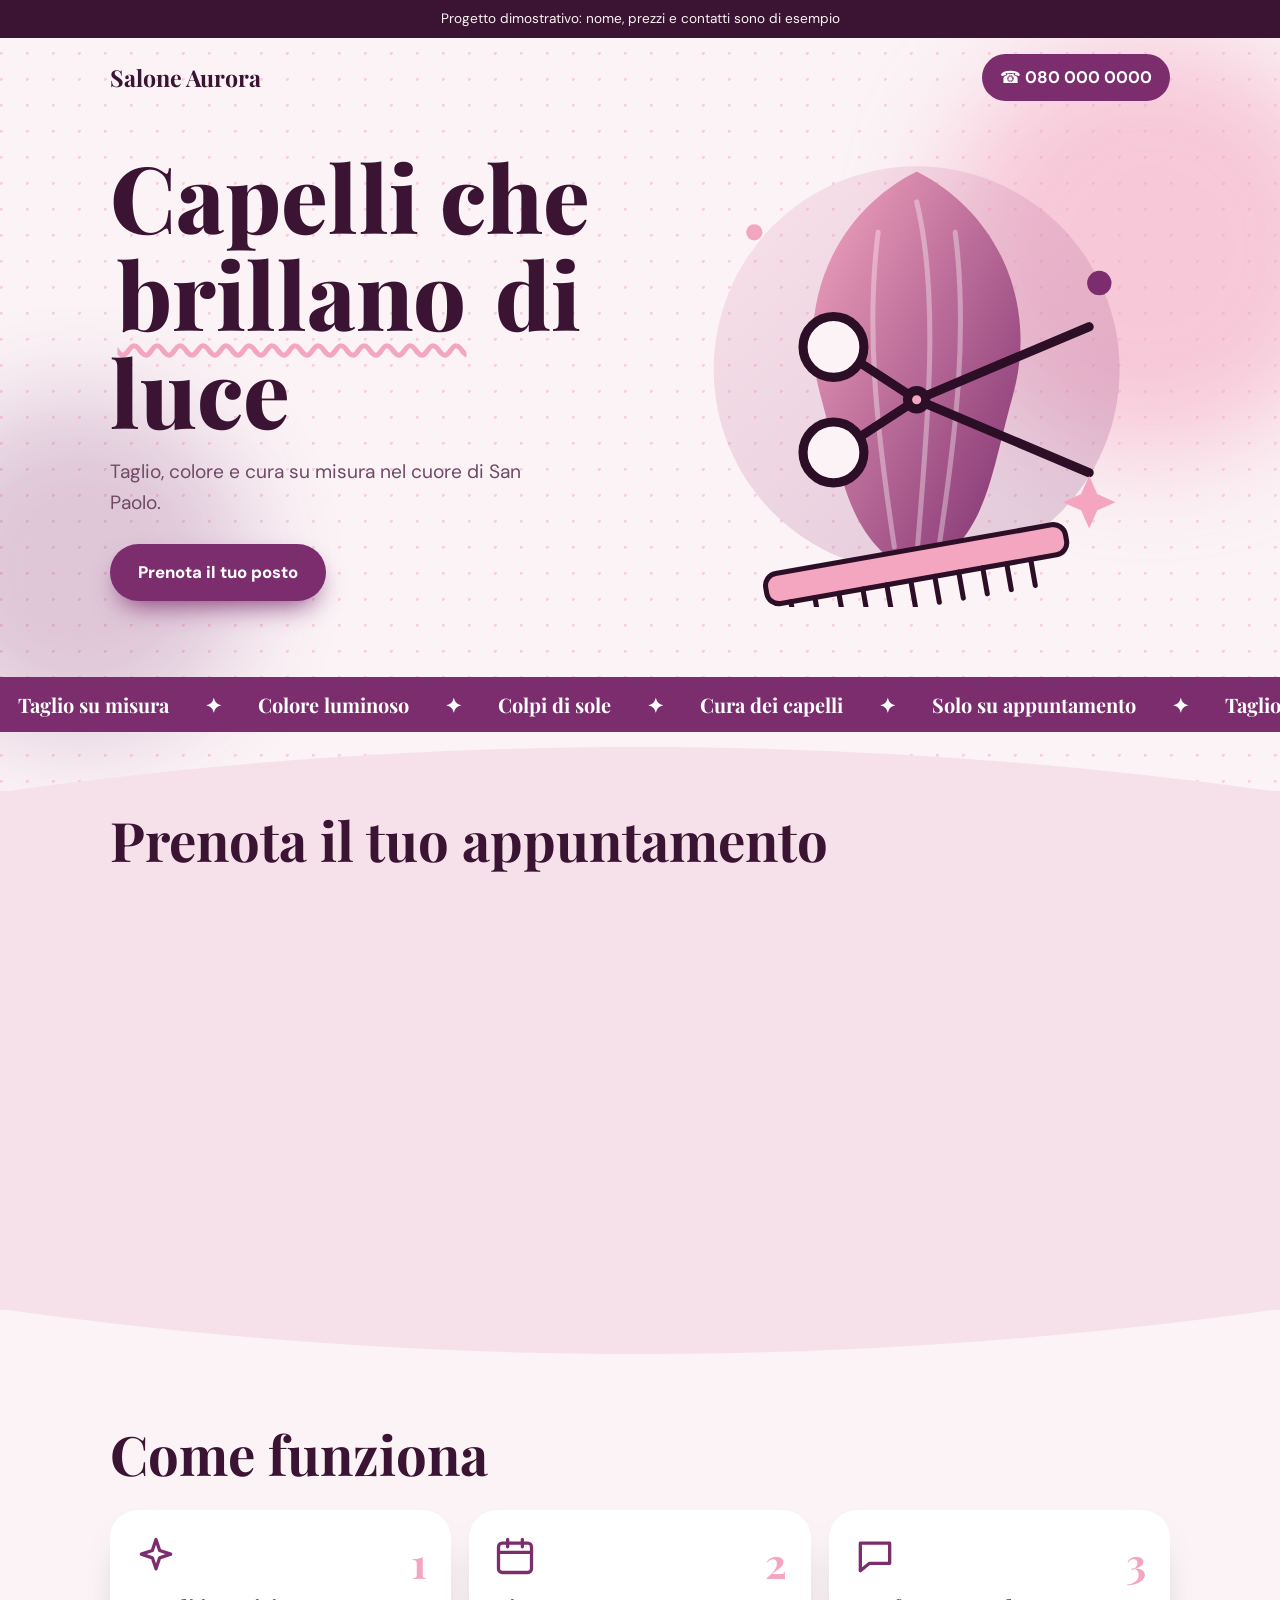
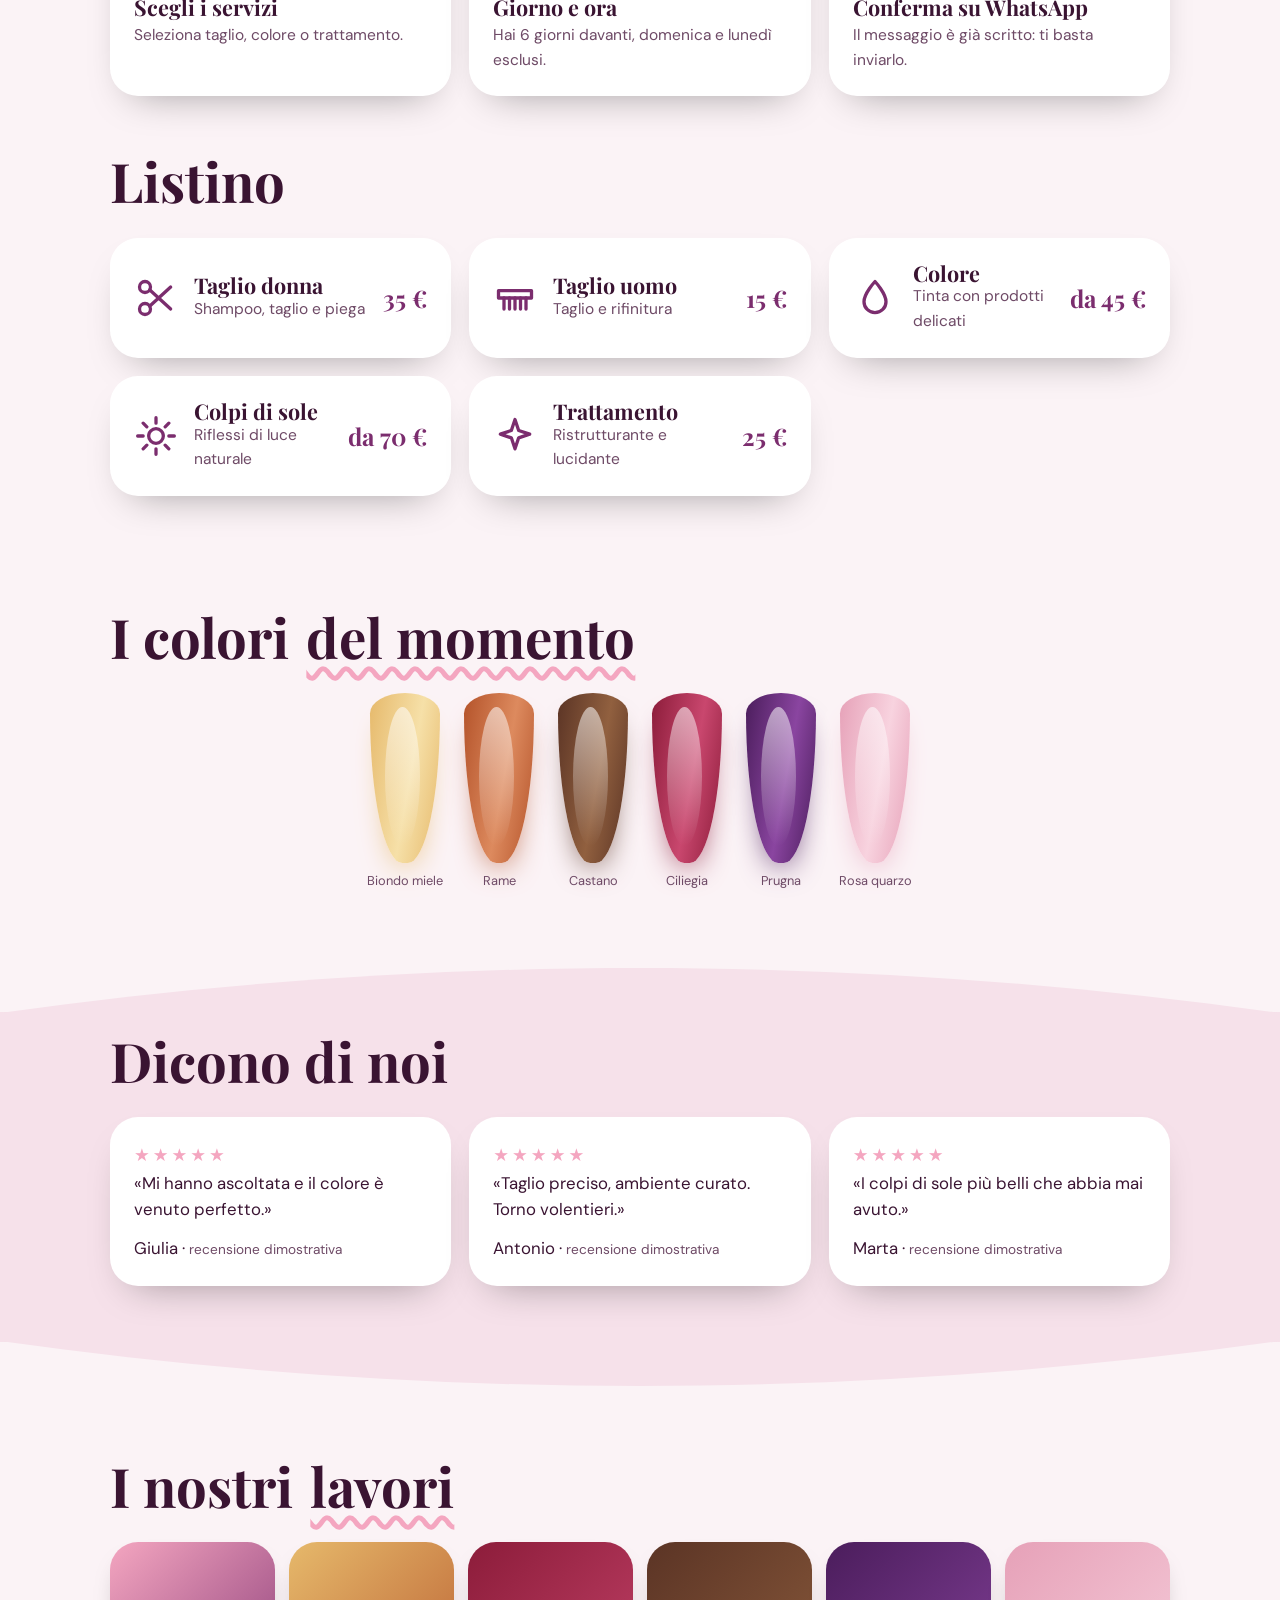
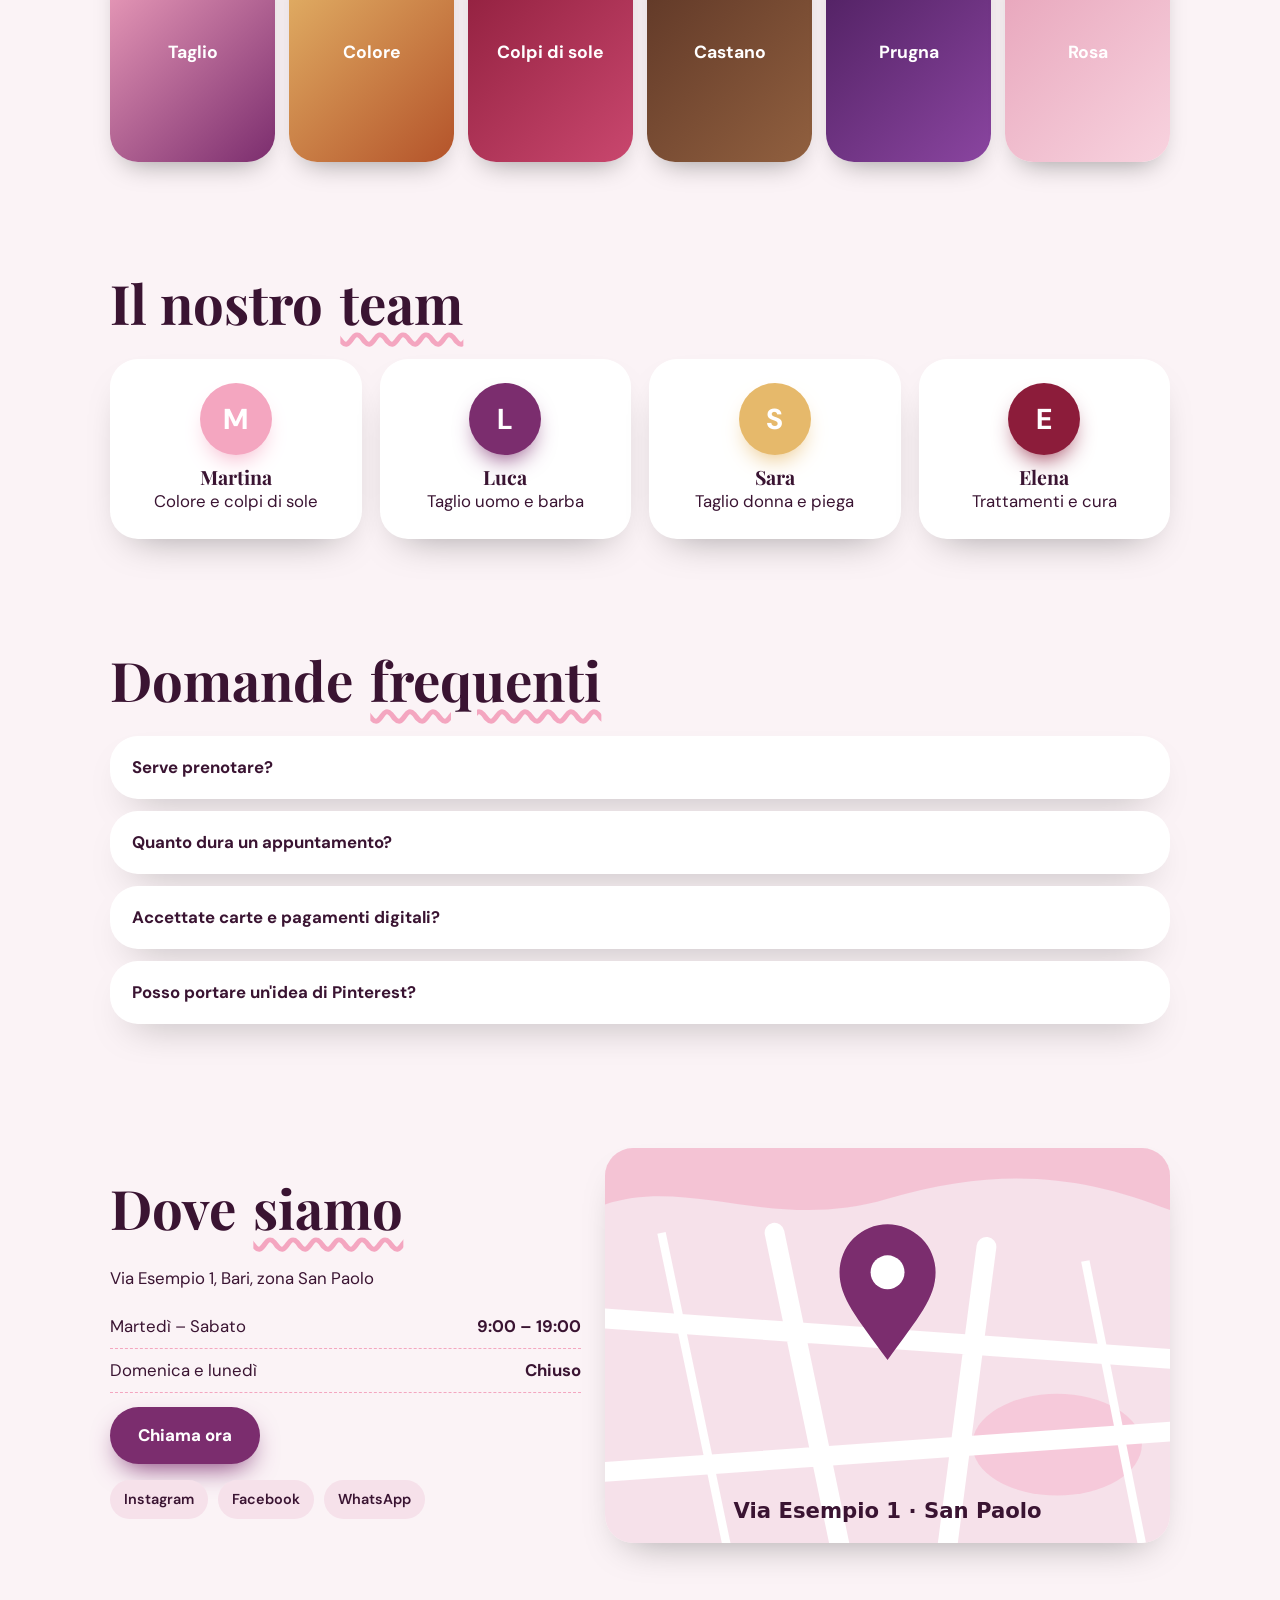
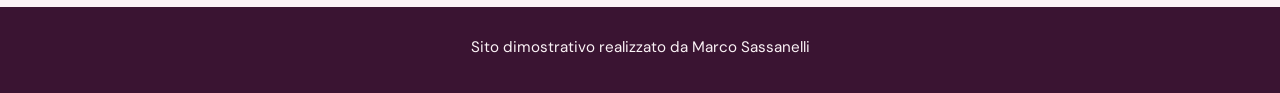
<file: parrucchiere/index.html>
<!doctype html>
<html lang="it"><head><meta charset="utf-8"><meta name="viewport" content="width=device-width,initial-scale=1"><title>Salone Aurora · Parrucchiere a Bari (demo)</title><meta name="description" content="Sito dimostrativo: salone di parrucchiere a Bari con listino e prenotazione su WhatsApp."><meta name="theme-color" content="#fbf3f6"><link rel="icon" href="data:image/svg+xml,%3Csvg xmlns=%27http://www.w3.org/2000/svg%27 viewBox=%270 0 100 100%27%3E%3Ctext y=%27.9em%27 font-size=%2790%27%3E💇%3C/text%3E%3C/svg%3E"><link rel="preconnect" href="https://fonts.googleapis.com"><link rel="preconnect" href="https://fonts.gstatic.com" crossorigin><link href="https://fonts.googleapis.com/css2?family=Playfair+Display:wght@600;800&amp;family=DM+Sans:wght@400;700&amp;display=swap" rel="stylesheet"><link rel="stylesheet" href="/assets/base.css"><link rel="stylesheet" href="style.css"><noscript><style>.rv{opacity:1;transform:none}</style></noscript></head>
<body>
<div class="top">Progetto dimostrativo: nome, prezzi e contatti sono di esempio</div>
<header class="h"><a class="logo" href="#">Salone Aurora</a><a class="tel" href="tel:+390800000000" aria-label="Chiama 080 000 0000">☎ 080 000 0000</a></header>
<main>
<section class="hero"><div class="blob b1"></div><div class="blob b2"></div><div class="wrap"><div><h1>Capelli che <em>brillano</em> di luce</h1><p>Taglio, colore e cura su misura nel cuore di San Paolo.</p><a class="btn" href="#prenota">Prenota il tuo posto</a></div><svg class="art" viewBox="0 0 500 460" role="img" aria-label="Illustrazione: forbici da parrucchiere, pettine e una lunga ciocca di capelli prugna e rosa"><defs><linearGradient id="ag" x1="0" x2="1" y1="0" y2="1"><stop offset="0" stop-color="#f4a6c0"/><stop offset="1" stop-color="#7b2d6e"/></linearGradient></defs><circle cx="250" cy="225" r="200" fill="url(#ag)" opacity=".22"/><path d="M250 30c80 40 120 130 95 220s-25 140-95 180c-70-40-70-90-95-180S170 70 250 30z" fill="url(#ag)"/><path d="M250 60c22 90 12 210 0 350M212 90c-12 95-2 190 16 310M288 90c12 95 2 190-16 310" stroke="#fff" stroke-opacity=".35" stroke-width="5" fill="none" stroke-linecap="round"/><g transform="translate(250 255)" stroke="#2c0f27" stroke-width="9" stroke-linecap="round" fill="none"><path d="M0 0 170-72M0 0 170 72M0 0-52-34M0 0-52 34"/><circle cx="-82" cy="-52" r="30" fill="#fbf3f6"/><circle cx="-82" cy="52" r="30" fill="#fbf3f6"/><circle r="9" fill="#f4a6c0"/></g><g transform="rotate(-10 250 420)"><rect x="100" y="402" width="300" height="30" rx="12" fill="#f4a6c0" stroke="#2c0f27" stroke-width="5"/><path d="M122 432v26M146 432v26M170 432v26M194 432v26M218 432v26M242 432v26M266 432v26M290 432v26M314 432v26M338 432v26M362 432v26" stroke="#2c0f27" stroke-width="5" stroke-linecap="round"/></g><circle cx="90" cy="90" r="8" fill="#f4a6c0"/><circle cx="430" cy="140" r="12" fill="#7b2d6e"/><path d="M420 330l8 18 18 8-18 8-8 18-8-18-18-8 18-8z" fill="#f4a6c0"/></svg></div></section>
<div class="mq" aria-hidden="true"><div><span>Taglio su misura</span><span aria-hidden="true">✦</span><span>Colore luminoso</span><span aria-hidden="true">✦</span><span>Colpi di sole</span><span aria-hidden="true">✦</span><span>Cura dei capelli</span><span aria-hidden="true">✦</span><span>Solo su appuntamento</span><span aria-hidden="true">✦</span><span>Taglio su misura</span><span aria-hidden="true">✦</span><span>Colore luminoso</span><span aria-hidden="true">✦</span><span>Colpi di sole</span><span aria-hidden="true">✦</span><span>Cura dei capelli</span><span aria-hidden="true">✦</span><span>Solo su appuntamento</span><span aria-hidden="true">✦</span><span>Taglio su misura</span><span aria-hidden="true">✦</span><span>Colore luminoso</span><span aria-hidden="true">✦</span><span>Colpi di sole</span><span aria-hidden="true">✦</span><span>Cura dei capelli</span><span aria-hidden="true">✦</span><span>Solo su appuntamento</span><span aria-hidden="true">✦</span><span>Taglio su misura</span><span aria-hidden="true">✦</span><span>Colore luminoso</span><span aria-hidden="true">✦</span><span>Colpi di sole</span><span aria-hidden="true">✦</span><span>Cura dei capelli</span><span aria-hidden="true">✦</span><span>Solo su appuntamento</span><span aria-hidden="true">✦</span></div></div>
<svg class="sep" viewBox="0 0 1440 60" preserveAspectRatio="none" aria-hidden="true"><path d="M0 60C480 0 960 0 1440 60z" fill="currentColor"/></svg>
<section class="soft" id="prenota" style="padding-top:20px"><div class="wrap"><h2 class="rv">Prenota il tuo appuntamento</h2>
<form id="book" class="card glass rv" data-biz="Salone Aurora" data-intro="vorrei prenotare" data-days="next:6:0,1" data-times="09:00,10:30,12:00,15:00,16:30,18:00" data-dl="Giorno" data-tl="Ora"><fieldset><legend class="l">Scegli una o più voci</legend><div class="chips"><label class="chip"><input type="checkbox" value="Taglio donna"><span>Taglio donna <b>· 35 €</b></span></label><label class="chip"><input type="checkbox" value="Taglio uomo"><span>Taglio uomo <b>· 15 €</b></span></label><label class="chip"><input type="checkbox" value="Colore"><span>Colore <b>· da 45 €</b></span></label><label class="chip"><input type="checkbox" value="Colpi di sole"><span>Colpi di sole <b>· da 70 €</b></span></label><label class="chip"><input type="checkbox" value="Trattamento"><span>Trattamento <b>· 25 €</b></span></label></div></fieldset>
<div id="cal" class="cal" aria-label="Calendario giorni disponibili"></div>
<div class="row"><div><label class="l" for="day">Giorno</label><select id="day"></select></div><div><label class="l" for="time">Ora</label><select id="time"></select></div><div><label class="l" for="nome">Il tuo nome</label><input type="text" id="nome" autocomplete="given-name"></div><div><label class="l" for="tel">Telefono</label><input type="tel" id="tel" autocomplete="tel" required></div></div>
<button class="btn" type="submit">Conferma prenotazione</button><p id="msg" role="status"></p></form></div></section>
<svg class="sep flip" viewBox="0 0 1440 60" preserveAspectRatio="none" aria-hidden="true"><path d="M0 60C480 0 960 0 1440 60z" fill="currentColor"/></svg>
<section id="come"><div class="wrap"><h2 class="rv">Come funziona</h2><ol class="grid steps"><li class="card rv"><span class="n">1</span><svg class="ic" viewBox="0 0 24 24" fill="none" stroke="currentColor" stroke-width="1.8" stroke-linecap="round" stroke-linejoin="round" aria-hidden="true"><path d="M12 3l2 6 6 2-6 2-2 6-2-6-6-2 6-2z"/></svg><h3>Scegli i servizi</h3><p>Seleziona taglio, colore o trattamento.</p></li><li class="card rv"><span class="n">2</span><svg class="ic" viewBox="0 0 24 24" fill="none" stroke="currentColor" stroke-width="1.8" stroke-linecap="round" stroke-linejoin="round" aria-hidden="true"><rect x="3" y="5" width="18" height="16" rx="2"/><path d="M3 10h18M8 3v4M16 3v4"/></svg><h3>Giorno e ora</h3><p>Hai 6 giorni davanti, domenica e lunedì esclusi.</p></li><li class="card rv"><span class="n">3</span><svg class="ic" viewBox="0 0 24 24" fill="none" stroke="currentColor" stroke-width="1.8" stroke-linecap="round" stroke-linejoin="round" aria-hidden="true"><path d="M4 5h16v11H9l-5 4z"/></svg><h3>Conferma su WhatsApp</h3><p>Il messaggio è già scritto: ti basta inviarlo.</p></li></ol></div></section>
<section id="listino" style="padding-top:0"><div class="wrap"><h2 class="rv">Listino</h2><ul class="grid list"><li class="card li rv"><svg class="ic" viewBox="0 0 24 24" fill="none" stroke="currentColor" stroke-width="1.8" stroke-linecap="round" stroke-linejoin="round" aria-hidden="true"><circle cx="6" cy="6" r="3"/><circle cx="6" cy="18" r="3"/><path d="M8.5 7.5 20 18M8.5 16.5 20 6"/></svg><div><h3>Taglio donna</h3><p>Shampoo, taglio e piega</p></div><div class="pp"><span class="pr">35 €</span></div></li><li class="card li rv"><svg class="ic" viewBox="0 0 24 24" fill="none" stroke="currentColor" stroke-width="1.8" stroke-linecap="round" stroke-linejoin="round" aria-hidden="true"><path d="M3 8h18v4H3z"/><path d="M6 12v6M9 12v6M12 12v6M15 12v6M18 12v6"/></svg><div><h3>Taglio uomo</h3><p>Taglio e rifinitura</p></div><div class="pp"><span class="pr">15 €</span></div></li><li class="card li rv"><svg class="ic" viewBox="0 0 24 24" fill="none" stroke="currentColor" stroke-width="1.8" stroke-linecap="round" stroke-linejoin="round" aria-hidden="true"><path d="M12 3s6 6.5 6 11a6 6 0 0 1-12 0c0-4.5 6-11 6-11z"/></svg><div><h3>Colore</h3><p>Tinta con prodotti delicati</p></div><div class="pp"><span class="pr">da 45 €</span></div></li><li class="card li rv"><svg class="ic" viewBox="0 0 24 24" fill="none" stroke="currentColor" stroke-width="1.8" stroke-linecap="round" stroke-linejoin="round" aria-hidden="true"><circle cx="12" cy="12" r="4"/><path d="M12 2v3M12 19v3M2 12h3M19 12h3M5 5l2 2M17 17l2 2M19 5l-2 2M7 17l-2 2"/></svg><div><h3>Colpi di sole</h3><p>Riflessi di luce naturale</p></div><div class="pp"><span class="pr">da 70 €</span></div></li><li class="card li rv"><svg class="ic" viewBox="0 0 24 24" fill="none" stroke="currentColor" stroke-width="1.8" stroke-linecap="round" stroke-linejoin="round" aria-hidden="true"><path d="M12 3l2 6 6 2-6 2-2 6-2-6-6-2 6-2z"/></svg><div><h3>Trattamento</h3><p>Ristrutturante e lucidante</p></div><div class="pp"><span class="pr">25 €</span></div></li></ul></div></section>
<section id="colori"><div class="wrap"><h2 class="rv">I colori <em>del momento</em></h2><div class="locks rv"><div class="lock" style="--c1:#e6b96b;--c2:#f6e0a8" role="img" aria-label="Campione colore Biondo miele"><span>Biondo miele</span></div><div class="lock" style="--c1:#b4532a;--c2:#dd8a5e" role="img" aria-label="Campione colore Rame"><span>Rame</span></div><div class="lock" style="--c1:#5b3425;--c2:#91603f" role="img" aria-label="Campione colore Castano"><span>Castano</span></div><div class="lock" style="--c1:#8c1c3a;--c2:#c9476e" role="img" aria-label="Campione colore Ciliegia"><span>Ciliegia</span></div><div class="lock" style="--c1:#4b1d5c;--c2:#8a45a0" role="img" aria-label="Campione colore Prugna"><span>Prugna</span></div><div class="lock" style="--c1:#e6a1b8;--c2:#f8d3df" role="img" aria-label="Campione colore Rosa quarzo"><span>Rosa quarzo</span></div></div></div></section>
<svg class="sep" viewBox="0 0 1440 60" preserveAspectRatio="none" aria-hidden="true"><path d="M0 60C480 0 960 0 1440 60z" fill="currentColor"/></svg>
<section class="soft" style="padding-top:20px"><div class="wrap"><h2 class="rv">Dicono di noi</h2><div class="grid"><figure class="card rev rv"><span class="st" role="img" aria-label="5 stelle">★★★★★</span><blockquote>«Mi hanno ascoltata e il colore è venuto perfetto.»</blockquote><figcaption>Giulia · <span class="l" style="display:inline">recensione dimostrativa</span></figcaption></figure><figure class="card rev rv"><span class="st" role="img" aria-label="5 stelle">★★★★★</span><blockquote>«Taglio preciso, ambiente curato. Torno volentieri.»</blockquote><figcaption>Antonio · <span class="l" style="display:inline">recensione dimostrativa</span></figcaption></figure><figure class="card rev rv"><span class="st" role="img" aria-label="5 stelle">★★★★★</span><blockquote>«I colpi di sole più belli che abbia mai avuto.»</blockquote><figcaption>Marta · <span class="l" style="display:inline">recensione dimostrativa</span></figcaption></figure></div></div></section>
<svg class="sep flip" viewBox="0 0 1440 60" preserveAspectRatio="none" aria-hidden="true"><path d="M0 60C480 0 960 0 1440 60z" fill="currentColor"/></svg>
<section id="galleria"><div class="wrap"><h2 class="rv">I nostri <em>lavori</em></h2><div class="gallery"><div class="gitem" style="--g:linear-gradient(135deg,#f4a6c0,#7b2d6e)">Taglio</div><div class="gitem" style="--g:linear-gradient(135deg,#e6b96b,#b4532a)">Colore</div><div class="gitem" style="--g:linear-gradient(135deg,#8c1c3a,#c9476e)">Colpi di sole</div><div class="gitem" style="--g:linear-gradient(135deg,#5b3425,#91603f)">Castano</div><div class="gitem" style="--g:linear-gradient(135deg,#4b1d5c,#8a45a0)">Prugna</div><div class="gitem" style="--g:linear-gradient(135deg,#e6a1b8,#f8d3df)">Rosa</div></div></div></section>
<section id="team"><div class="wrap"><h2 class="rv">Il nostro <em>team</em></h2><div class="grid team"><article class="card rv"><div class="avatar" style="--c:#f4a6c0">M</div><h3>Martina</h3><p>Colore e colpi di sole</p></article><article class="card rv"><div class="avatar" style="--c:#7b2d6e">L</div><h3>Luca</h3><p>Taglio uomo e barba</p></article><article class="card rv"><div class="avatar" style="--c:#e6b96b">S</div><h3>Sara</h3><p>Taglio donna e piega</p></article><article class="card rv"><div class="avatar" style="--c:#8c1c3a">E</div><h3>Elena</h3><p>Trattamenti e cura</p></article></div></div></section>
<section id="faq" class="faq"><div class="wrap"><h2 class="rv">Domande <em>frequenti</em></h2><details class="card rv"><summary>Serve prenotare?</summary><p>Sì, lavoriamo solo su appuntamento per darti un servizio dedicato.</p></details><details class="card rv"><summary>Quanto dura un appuntamento?</summary><p>Taglio circa 45 min, colore 90-120 min, trattamenti 30 min.</p></details><details class="card rv"><summary>Accettate carte e pagamenti digitali?</summary><p>Sì, contanti, carta e pagamenti contactless.</p></details><details class="card rv"><summary>Posso portare un'idea di Pinterest?</summary><p>Certo, la studieremo insieme e adatteremo al tuo viso.</p></details></div></section>
<section id="dove"><div class="wrap two"><div class="rv"><h2>Dove <em>siamo</em></h2><p>Via Esempio 1, Bari, zona San Paolo</p><ul class="hrs"><li><span>Martedì – Sabato</span><b>9:00 – 19:00</b></li><li><span>Domenica e lunedì</span><b>Chiuso</b></li></ul><a class="btn" href="tel:+390800000000">Chiama ora</a><div class="social"><a href="https://instagram.com" aria-label="Instagram">Instagram</a><a href="https://facebook.com" aria-label="Facebook">Facebook</a><a href="https://wa.me/390800000000" aria-label="WhatsApp">WhatsApp</a></div></div><div class="rv"><svg class="map" viewBox="0 0 400 280" role="img" aria-label="Mappa disegnata: Salone Aurora, Via Esempio 1, Bari, zona San Paolo"><rect width="400" height="280" style="fill:var(--soft)"/><path d="M0 40C60 20 120 60 200 36S340 20 400 44V0H0z" fill="var(--ac2)" opacity=".5"/><ellipse cx="320" cy="210" rx="60" ry="36" fill="var(--ac2)" opacity=".4"/><g style="stroke:var(--card)" stroke-width="14" stroke-linecap="round" fill="none"><path d="M-10 120L410 150M120 60L170 300M270 70L240 300M-10 230L410 200"/></g><g style="stroke:var(--card)" stroke-width="6" fill="none"><path d="M40 60L90 300M340 80L380 280"/></g><path d="M200 150c-22-30-34-44-34-62a34 34 0 0 1 68 0c0 18-12 32-34 62z" style="fill:var(--ac)"/><circle cx="200" cy="88" r="12" fill="#fff"/><text x="200" y="262" text-anchor="middle" font-size="15" font-weight="700" style="fill:var(--fg)" font-family="system-ui">Via Esempio 1 · San Paolo</text></svg></div></div></section>
</main>
<footer>Sito dimostrativo realizzato da Marco Sassanelli</footer>
<nav class="mbar" aria-label="Contatti rapidi"><a href="tel:+390800000000">Chiama</a><a href="https://wa.me/390800000000" target="_blank" rel="noopener">WhatsApp</a></nav>
<script src="/assets/base.js" defer></script>
<script defer>
window.addEventListener('load',()=>{
  const ds=document.querySelector('#day');const cal=document.querySelector('#cal');if(!ds||!cal)return;
  const build=()=>{cal.innerHTML='';[...ds.options].forEach(o=>{const b=document.createElement('button');b.type='button';b.className='cday';b.textContent=o.text.split(',')[0];b.addEventListener('click',()=>{ds.value=o.value;cal.querySelectorAll('.cday').forEach(x=>x.classList.remove('on'));b.classList.add('on');});cal.appendChild(b);});if(ds.options.length)cal.firstChild.classList.add('on');};
  setTimeout(build,50);
  // Override submit to save into gestionale instead of WhatsApp
  const f=document.querySelector('#book');
  const nf=f.cloneNode(true);f.parentNode.replaceChild(nf,f);
  nf.addEventListener('submit',e=>{e.preventDefault();
    const it=[...nf.querySelectorAll('input[type=checkbox]:checked')].map(i=>i.value);
    const m=nf.querySelector('#msg');
    if(!it.length){m.textContent='Scegli almeno una voce per continuare.';return;}
    const tel=nf.querySelector('#tel').value.trim();
    if(!tel){m.textContent='Inserisci il numero di telefono.';return;}
    const b={servizi:it,giorno:nf.querySelector('#day').value,ora:nf.querySelector('#time').value,nome:nf.querySelector('#nome').value.trim(),tel,ts:Date.now()};
    const arr=JSON.parse(localStorage.getItem('prenotazioni')||'[]');arr.push(b);localStorage.setItem('prenotazioni',JSON.stringify(arr));
    m.textContent='Prenotazione inviata al gestionale. Riceverai conferma a breve.';
  });
});
</script>
</body></html>
</file>
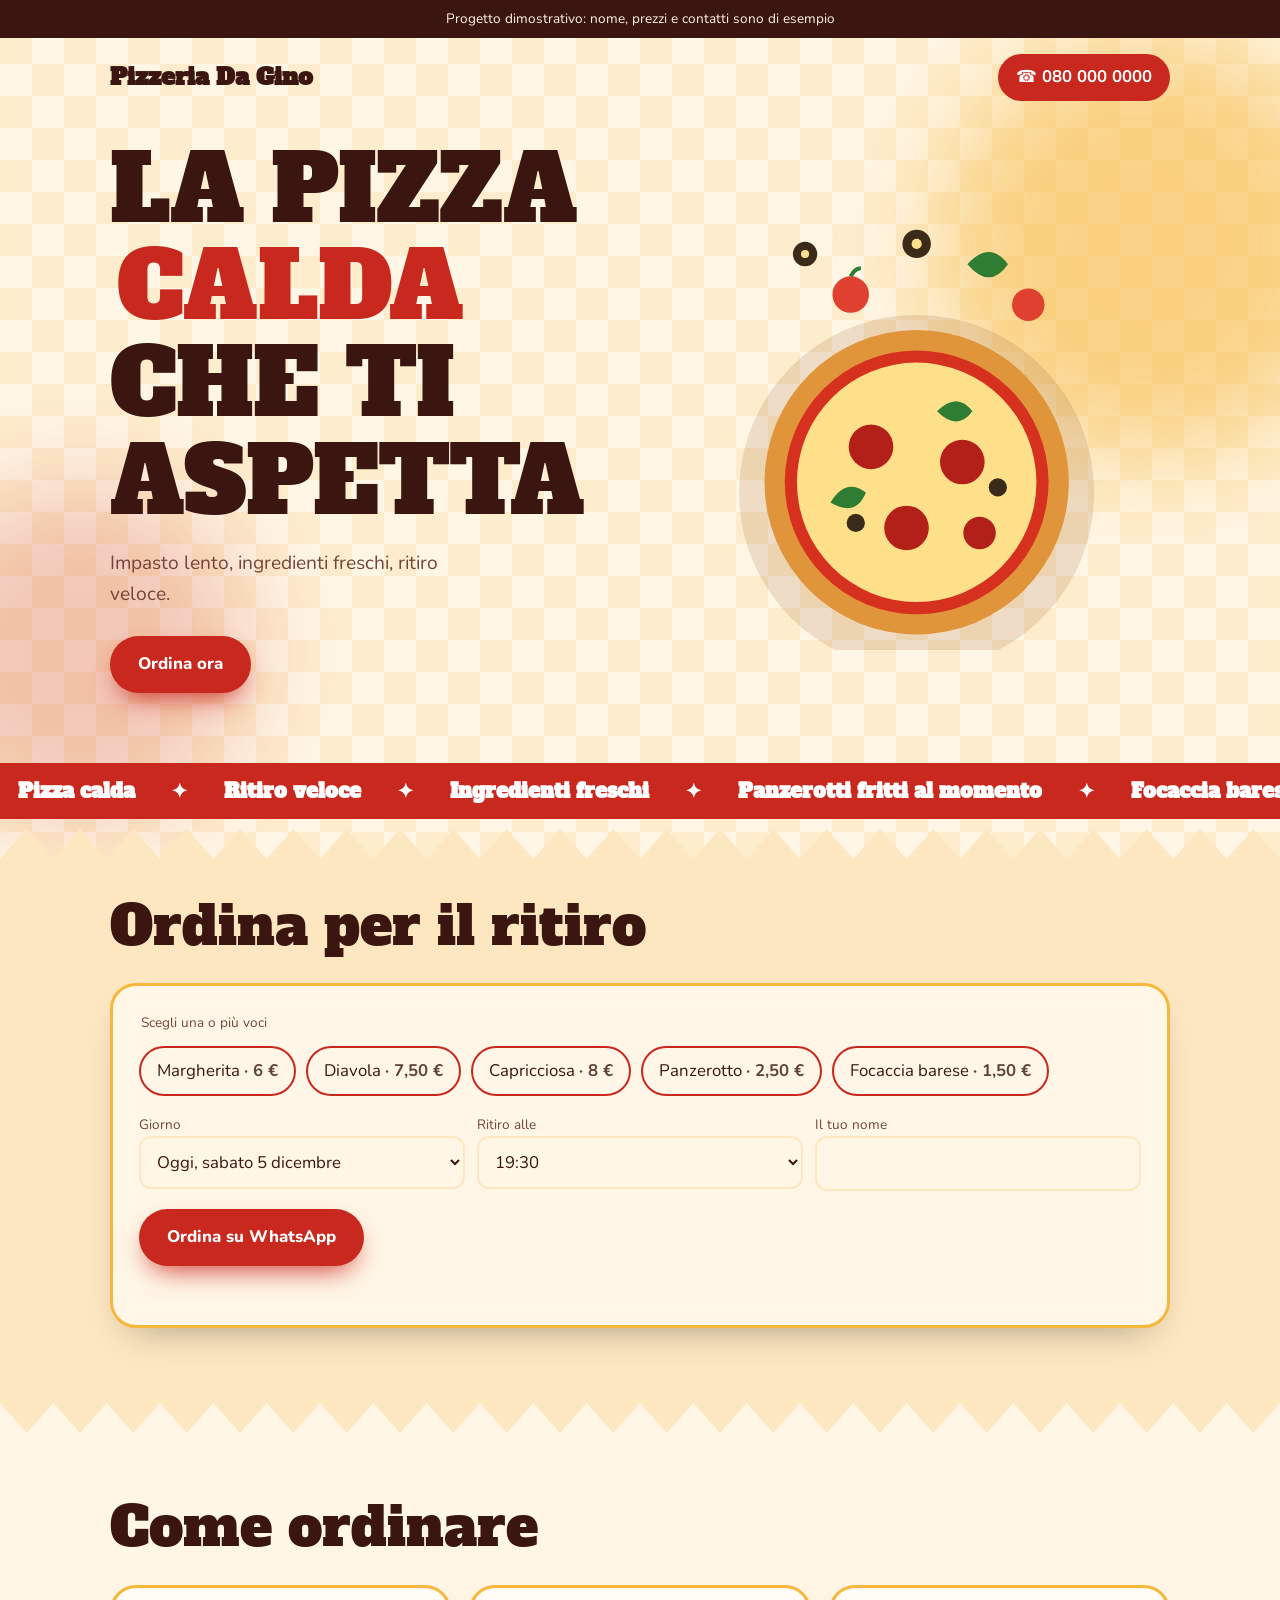
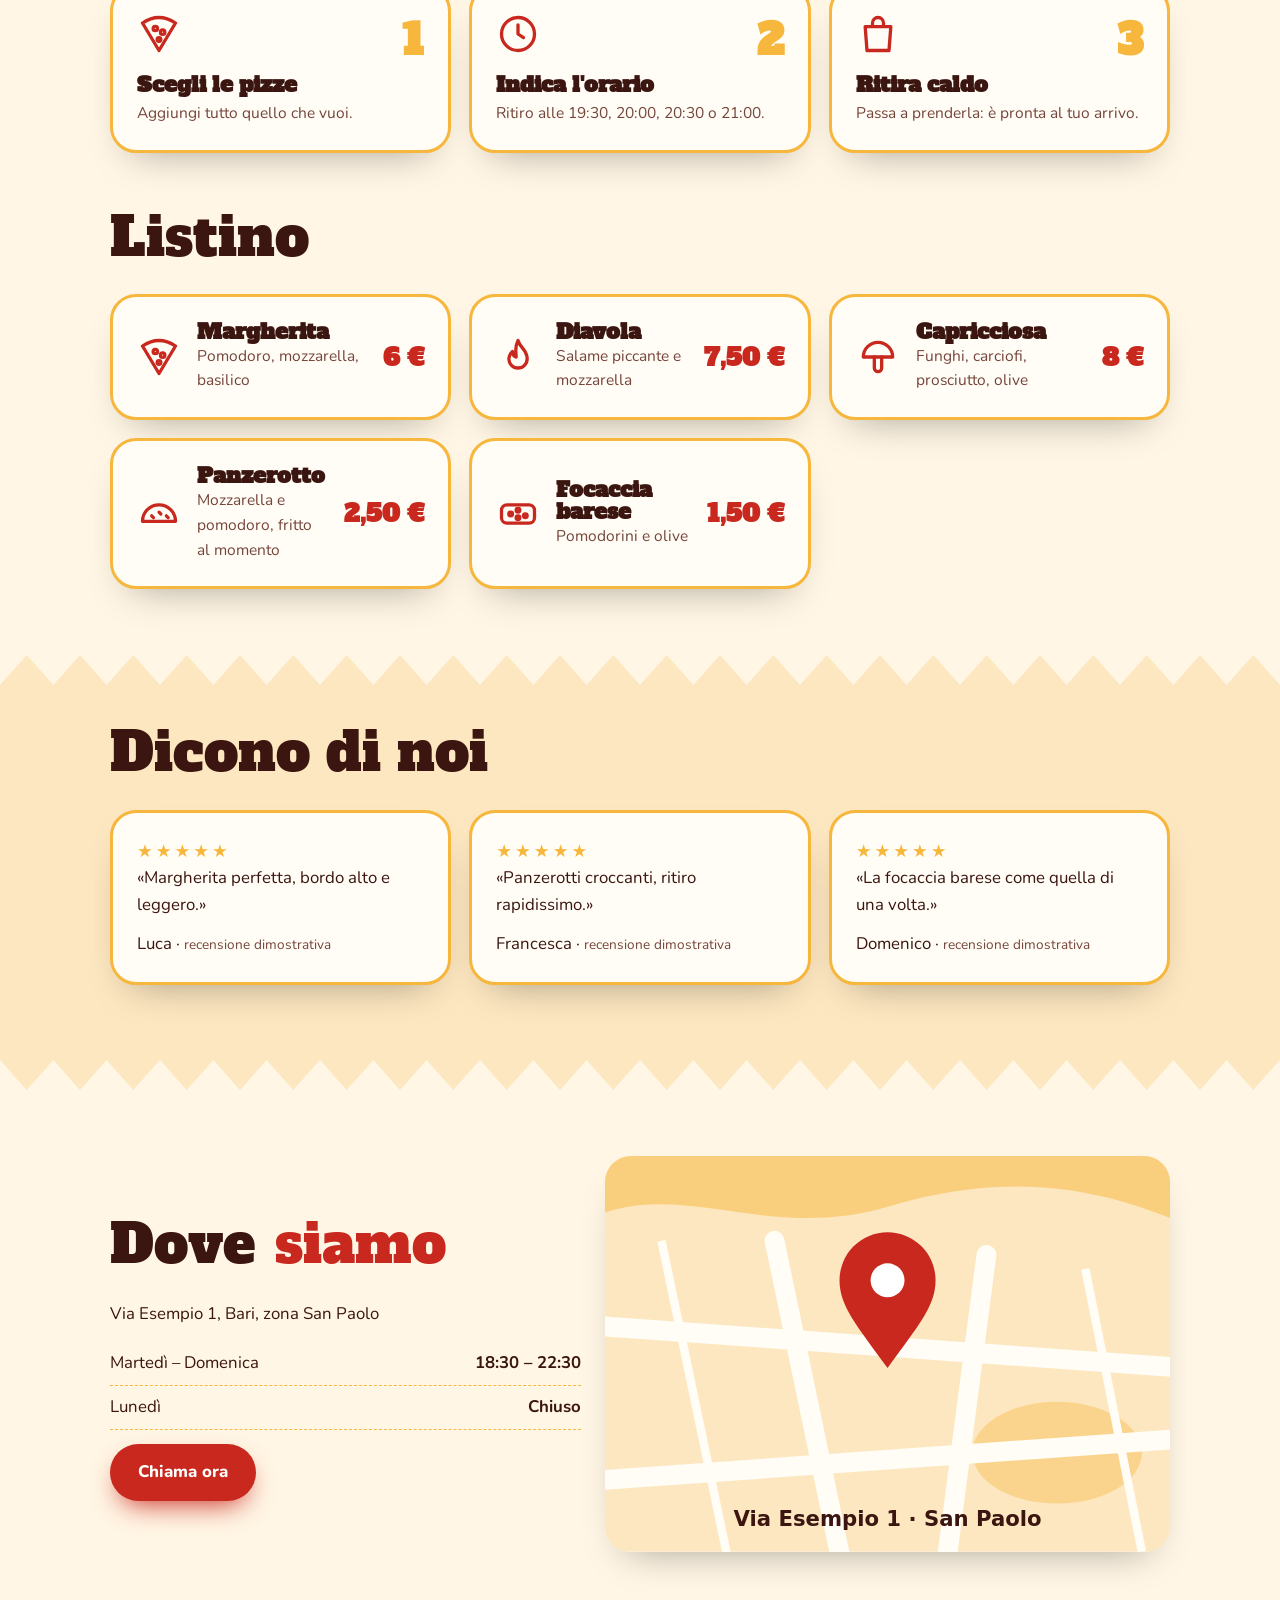
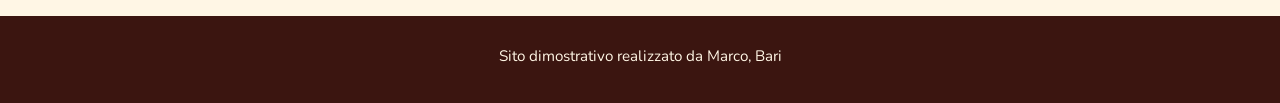
<file: pizzeria/index.html>
<!doctype html>
<html lang="it"><head><meta charset="utf-8"><meta name="viewport" content="width=device-width,initial-scale=1"><title>Pizzeria Da Gino · Pizza da asporto a Bari (demo)</title><meta name="description" content="Sito dimostrativo: pizzeria d'asporto a Bari con ordine su WhatsApp."><meta name="theme-color" content="#fff6e5"><link rel="icon" href="data:image/svg+xml,%3Csvg xmlns=%27http://www.w3.org/2000/svg%27 viewBox=%270 0 100 100%27%3E%3Ctext y=%27.9em%27 font-size=%2790%27%3E🍕%3C/text%3E%3C/svg%3E"><link rel="preconnect" href="https://fonts.googleapis.com"><link rel="preconnect" href="https://fonts.gstatic.com" crossorigin><link href="https://fonts.googleapis.com/css2?family=Alfa+Slab+One&amp;family=Nunito:wght@400;700;800&amp;display=swap" rel="stylesheet"><link rel="stylesheet" href="/assets/base.css"><link rel="stylesheet" href="style.css"><noscript><style>.rv{opacity:1;transform:none}</style></noscript></head>
<body>
<div class="top">Progetto dimostrativo: nome, prezzi e contatti sono di esempio</div>
<header class="h"><a class="logo" href="#">Pizzeria Da Gino</a><a class="tel" href="tel:+390800000000" aria-label="Chiama 080 000 0000">☎ 080 000 0000</a></header>
<main>
<section class="hero"><div class="blob b1"></div><div class="blob b2"></div><div class="wrap"><div><h1>La pizza <em>calda</em> che ti aspetta</h1><p>Impasto lento, ingredienti freschi, ritiro veloce.</p><a class="btn" href="#prenota">Ordina ora</a></div><svg class="art" viewBox="0 0 500 460" role="img" aria-label="Illustrazione: una pizza con pomodorini, basilico e olive che cadono sopra"><circle cx="250" cy="305" r="175" fill="#8a4b1c" opacity=".15"/><circle cx="250" cy="295" r="150" fill="#e0953a"/><circle cx="250" cy="295" r="130" fill="#d6301f"/><circle cx="250" cy="295" r="118" fill="#ffe08a"/><g fill="#b3201a"><circle cx="205" cy="260" r="22"/><circle cx="295" cy="275" r="22"/><circle cx="240" cy="340" r="22"/><circle cx="312" cy="345" r="16"/></g><g fill="#2f7d32"><path d="M165 315q15-25 35-10-10 25-35 10z"/><path d="M270 225q20-20 35 0-15 20-35 0z"/></g><g fill="#3a2a1a"><circle cx="190" cy="335" r="9"/><circle cx="330" cy="300" r="9"/></g><g class="fall"><circle cx="185" cy="110" r="18" fill="#e0402f"/><path d="M185 92q4-8 10-8" stroke="#2f7d32" stroke-width="4" fill="none"/></g><g class="fall" style="animation-delay:-1.2s"><path d="M300 80q22-24 40 0-18 26-40 0z" fill="#2f7d32"/></g><g class="fall" style="animation-delay:-2.4s"><circle cx="250" cy="60" r="14" fill="#3a2a1a"/><circle cx="250" cy="60" r="5" fill="#ffe08a"/></g><g class="fall" style="animation-delay:-3s"><circle cx="360" cy="120" r="16" fill="#e0402f"/></g><g class="fall" style="animation-delay:-.6s"><circle cx="140" cy="70" r="12" fill="#3a2a1a"/><circle cx="140" cy="70" r="4" fill="#ffe08a"/></g></svg></div></section>
<div class="mq" aria-hidden="true"><div><span>Pizza calda</span><span aria-hidden="true">✦</span><span>Ritiro veloce</span><span aria-hidden="true">✦</span><span>Ingredienti freschi</span><span aria-hidden="true">✦</span><span>Panzerotti fritti al momento</span><span aria-hidden="true">✦</span><span>Focaccia barese</span><span aria-hidden="true">✦</span><span>Pizza calda</span><span aria-hidden="true">✦</span><span>Ritiro veloce</span><span aria-hidden="true">✦</span><span>Ingredienti freschi</span><span aria-hidden="true">✦</span><span>Panzerotti fritti al momento</span><span aria-hidden="true">✦</span><span>Focaccia barese</span><span aria-hidden="true">✦</span><span>Pizza calda</span><span aria-hidden="true">✦</span><span>Ritiro veloce</span><span aria-hidden="true">✦</span><span>Ingredienti freschi</span><span aria-hidden="true">✦</span><span>Panzerotti fritti al momento</span><span aria-hidden="true">✦</span><span>Focaccia barese</span><span aria-hidden="true">✦</span><span>Pizza calda</span><span aria-hidden="true">✦</span><span>Ritiro veloce</span><span aria-hidden="true">✦</span><span>Ingredienti freschi</span><span aria-hidden="true">✦</span><span>Panzerotti fritti al momento</span><span aria-hidden="true">✦</span><span>Focaccia barese</span><span aria-hidden="true">✦</span></div></div>
<svg class="sep" viewBox="0 0 1440 60" preserveAspectRatio="none" aria-hidden="true"><path d="M0 60V40l30-30 30 30l30-30 30 30l30-30 30 30l30-30 30 30l30-30 30 30l30-30 30 30l30-30 30 30l30-30 30 30l30-30 30 30l30-30 30 30l30-30 30 30l30-30 30 30l30-30 30 30l30-30 30 30l30-30 30 30l30-30 30 30l30-30 30 30l30-30 30 30l30-30 30 30l30-30 30 30l30-30 30 30l30-30 30 30l30-30 30 30l30-30 30 30V60z" fill="currentColor"/></svg>
<section class="soft" id="prenota" style="padding-top:20px"><div class="wrap"><h2 class="rv">Ordina per il ritiro</h2>
<form id="book" class="card glass rv" data-biz="Pizzeria Da Gino" data-intro="vorrei ordinare" data-days="od1" data-times="19:30,20:00,20:30,21:00" data-dl="Giorno" data-tl="Ritiro alle"><fieldset><legend class="l">Scegli una o più voci</legend><div class="chips"><label class="chip"><input type="checkbox" value="Margherita"><span>Margherita <b>· 6 €</b></span></label><label class="chip"><input type="checkbox" value="Diavola"><span>Diavola <b>· 7,50 €</b></span></label><label class="chip"><input type="checkbox" value="Capricciosa"><span>Capricciosa <b>· 8 €</b></span></label><label class="chip"><input type="checkbox" value="Panzerotto"><span>Panzerotto <b>· 2,50 €</b></span></label><label class="chip"><input type="checkbox" value="Focaccia barese"><span>Focaccia barese <b>· 1,50 €</b></span></label></div></fieldset>
<div class="row"><div><label class="l" for="day">Giorno</label><select id="day"></select></div><div><label class="l" for="time">Ritiro alle</label><select id="time"></select></div><div><label class="l" for="nome">Il tuo nome</label><input type="text" id="nome" autocomplete="given-name"></div></div>
<button class="btn" type="submit">Ordina su WhatsApp</button><p id="msg" role="status"></p></form></div></section>
<svg class="sep flip" viewBox="0 0 1440 60" preserveAspectRatio="none" aria-hidden="true"><path d="M0 60V40l30-30 30 30l30-30 30 30l30-30 30 30l30-30 30 30l30-30 30 30l30-30 30 30l30-30 30 30l30-30 30 30l30-30 30 30l30-30 30 30l30-30 30 30l30-30 30 30l30-30 30 30l30-30 30 30l30-30 30 30l30-30 30 30l30-30 30 30l30-30 30 30l30-30 30 30l30-30 30 30l30-30 30 30l30-30 30 30l30-30 30 30l30-30 30 30V60z" fill="currentColor"/></svg>
<section id="come"><div class="wrap"><h2 class="rv">Come ordinare</h2><ol class="grid steps"><li class="card rv"><span class="n">1</span><svg class="ic" viewBox="0 0 24 24" fill="none" stroke="currentColor" stroke-width="1.8" stroke-linecap="round" stroke-linejoin="round" aria-hidden="true"><path d="M3 6c6-4 12-4 18 0L12 21z"/><circle cx="10" cy="9" r="1.2"/><circle cx="14" cy="11" r="1.2"/><circle cx="12" cy="15" r="1"/></svg><h3>Scegli le pizze</h3><p>Aggiungi tutto quello che vuoi.</p></li><li class="card rv"><span class="n">2</span><svg class="ic" viewBox="0 0 24 24" fill="none" stroke="currentColor" stroke-width="1.8" stroke-linecap="round" stroke-linejoin="round" aria-hidden="true"><circle cx="12" cy="12" r="9"/><path d="M12 7v5l3 2"/></svg><h3>Indica l'orario</h3><p>Ritiro alle 19:30, 20:00, 20:30 o 21:00.</p></li><li class="card rv"><span class="n">3</span><svg class="ic" viewBox="0 0 24 24" fill="none" stroke="currentColor" stroke-width="1.8" stroke-linecap="round" stroke-linejoin="round" aria-hidden="true"><path d="M5 8h14l-1 13H6zM9 8V6a3 3 0 0 1 6 0v2"/></svg><h3>Ritira caldo</h3><p>Passa a prenderla: è pronta al tuo arrivo.</p></li></ol></div></section>
<section id="listino" style="padding-top:0"><div class="wrap"><h2 class="rv">Listino</h2><ul class="grid list"><li class="card li rv"><svg class="ic" viewBox="0 0 24 24" fill="none" stroke="currentColor" stroke-width="1.8" stroke-linecap="round" stroke-linejoin="round" aria-hidden="true"><path d="M3 6c6-4 12-4 18 0L12 21z"/><circle cx="10" cy="9" r="1.2"/><circle cx="14" cy="11" r="1.2"/><circle cx="12" cy="15" r="1"/></svg><div><h3>Margherita</h3><p>Pomodoro, mozzarella, basilico</p></div><div class="pp"><span class="pr">6 €</span></div></li><li class="card li rv"><svg class="ic" viewBox="0 0 24 24" fill="none" stroke="currentColor" stroke-width="1.8" stroke-linecap="round" stroke-linejoin="round" aria-hidden="true"><path d="M12 3c1 4 5 5 5 10a5 5 0 0 1-10 0c0-2 1-3 2-4 0 2 1 3 2 3 0-3-1-5 1-9z"/></svg><div><h3>Diavola</h3><p>Salame piccante e mozzarella</p></div><div class="pp"><span class="pr">7,50 €</span></div></li><li class="card li rv"><svg class="ic" viewBox="0 0 24 24" fill="none" stroke="currentColor" stroke-width="1.8" stroke-linecap="round" stroke-linejoin="round" aria-hidden="true"><path d="M4 12a8 8 0 0 1 16 0z"/><path d="M10 12v6a2 2 0 0 0 4 0v-6"/></svg><div><h3>Capricciosa</h3><p>Funghi, carciofi, prosciutto, olive</p></div><div class="pp"><span class="pr">8 €</span></div></li><li class="card li rv"><svg class="ic" viewBox="0 0 24 24" fill="none" stroke="currentColor" stroke-width="1.8" stroke-linecap="round" stroke-linejoin="round" aria-hidden="true"><path d="M3 16a9 9 0 0 1 18 0z"/><path d="M8 13l1 1M12 11l1 1M16 13l1 1"/></svg><div><h3>Panzerotto</h3><p>Mozzarella e pomodoro, fritto al momento</p></div><div class="pp"><span class="pr">2,50 €</span></div></li><li class="card li rv"><svg class="ic" viewBox="0 0 24 24" fill="none" stroke="currentColor" stroke-width="1.8" stroke-linecap="round" stroke-linejoin="round" aria-hidden="true"><rect x="3" y="7" width="18" height="10" rx="3"/><circle cx="8" cy="12" r="1"/><circle cx="12" cy="10" r="1"/><circle cx="16" cy="13" r="1"/><circle cx="12" cy="14" r="1"/></svg><div><h3>Focaccia barese</h3><p>Pomodorini e olive</p></div><div class="pp"><span class="pr">1,50 €</span></div></li></ul></div></section>

<svg class="sep" viewBox="0 0 1440 60" preserveAspectRatio="none" aria-hidden="true"><path d="M0 60V40l30-30 30 30l30-30 30 30l30-30 30 30l30-30 30 30l30-30 30 30l30-30 30 30l30-30 30 30l30-30 30 30l30-30 30 30l30-30 30 30l30-30 30 30l30-30 30 30l30-30 30 30l30-30 30 30l30-30 30 30l30-30 30 30l30-30 30 30l30-30 30 30l30-30 30 30l30-30 30 30l30-30 30 30l30-30 30 30l30-30 30 30l30-30 30 30V60z" fill="currentColor"/></svg>
<section class="soft" style="padding-top:20px"><div class="wrap"><h2 class="rv">Dicono di noi</h2><div class="grid"><figure class="card rev rv"><span class="st" role="img" aria-label="5 stelle">★★★★★</span><blockquote>«Margherita perfetta, bordo alto e leggero.»</blockquote><figcaption>Luca · <span class="l" style="display:inline">recensione dimostrativa</span></figcaption></figure><figure class="card rev rv"><span class="st" role="img" aria-label="5 stelle">★★★★★</span><blockquote>«Panzerotti croccanti, ritiro rapidissimo.»</blockquote><figcaption>Francesca · <span class="l" style="display:inline">recensione dimostrativa</span></figcaption></figure><figure class="card rev rv"><span class="st" role="img" aria-label="5 stelle">★★★★★</span><blockquote>«La focaccia barese come quella di una volta.»</blockquote><figcaption>Domenico · <span class="l" style="display:inline">recensione dimostrativa</span></figcaption></figure></div></div></section>
<svg class="sep flip" viewBox="0 0 1440 60" preserveAspectRatio="none" aria-hidden="true"><path d="M0 60V40l30-30 30 30l30-30 30 30l30-30 30 30l30-30 30 30l30-30 30 30l30-30 30 30l30-30 30 30l30-30 30 30l30-30 30 30l30-30 30 30l30-30 30 30l30-30 30 30l30-30 30 30l30-30 30 30l30-30 30 30l30-30 30 30l30-30 30 30l30-30 30 30l30-30 30 30l30-30 30 30l30-30 30 30l30-30 30 30l30-30 30 30l30-30 30 30V60z" fill="currentColor"/></svg>
<section id="dove"><div class="wrap two"><div class="rv"><h2>Dove <em>siamo</em></h2><p>Via Esempio 1, Bari, zona San Paolo</p><ul class="hrs"><li><span>Martedì – Domenica</span><b>18:30 – 22:30</b></li><li><span>Lunedì</span><b>Chiuso</b></li></ul><a class="btn" href="tel:+390800000000">Chiama ora</a></div><div class="rv"><svg class="map" viewBox="0 0 400 280" role="img" aria-label="Mappa disegnata: Pizzeria Da Gino, Via Esempio 1, Bari, zona San Paolo"><rect width="400" height="280" style="fill:var(--soft)"/><path d="M0 40C60 20 120 60 200 36S340 20 400 44V0H0z" fill="var(--ac2)" opacity=".5"/><ellipse cx="320" cy="210" rx="60" ry="36" fill="var(--ac2)" opacity=".4"/><g style="stroke:var(--card)" stroke-width="14" stroke-linecap="round" fill="none"><path d="M-10 120L410 150M120 60L170 300M270 70L240 300M-10 230L410 200"/></g><g style="stroke:var(--card)" stroke-width="6" fill="none"><path d="M40 60L90 300M340 80L380 280"/></g><path d="M200 150c-22-30-34-44-34-62a34 34 0 0 1 68 0c0 18-12 32-34 62z" style="fill:var(--ac)"/><circle cx="200" cy="88" r="12" fill="#fff"/><text x="200" y="262" text-anchor="middle" font-size="15" font-weight="700" style="fill:var(--fg)" font-family="system-ui">Via Esempio 1 · San Paolo</text></svg></div></div></section>
</main>
<footer>Sito dimostrativo realizzato da Marco, Bari</footer>
<nav class="mbar" aria-label="Contatti rapidi"><a href="tel:+390800000000">Chiama</a><a href="https://wa.me/390800000000" target="_blank" rel="noopener">WhatsApp</a></nav>
<script src="/assets/base.js" defer></script>
</body></html>
</file>
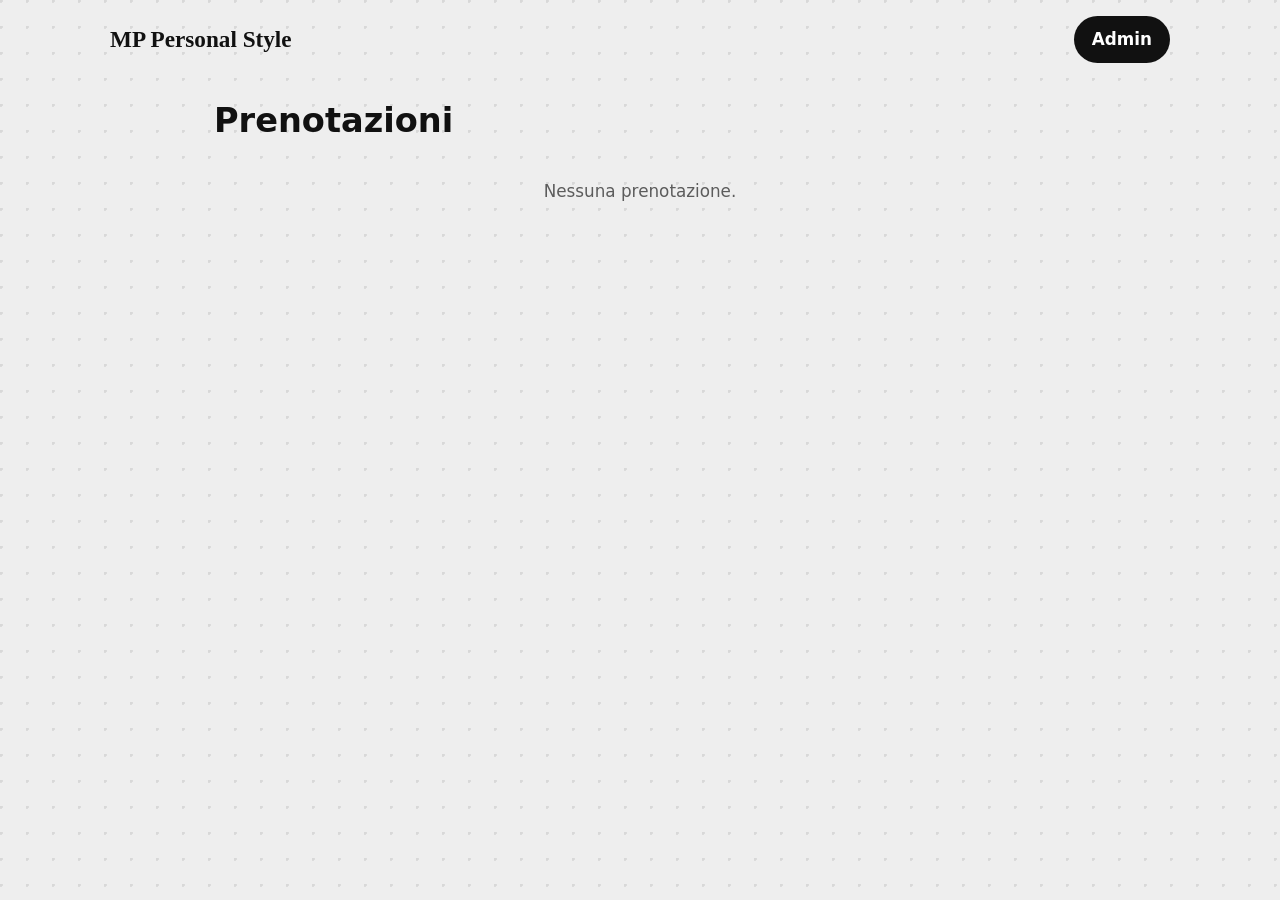
<file: mp-personalstyle/admin.html>
<!doctype html>
<html lang="it"><head><meta charset="utf-8"><meta name="viewport" content="width=device-width,initial-scale=1"><title>Admin · MP Personal Style</title><meta name="robots" content="noindex"><link rel="stylesheet" href="/assets/base.css"><link rel="stylesheet" href="/mp-personalstyle/style.css"><style>.admin{max-width:900px;margin:0 auto;padding:24px}.tbl{width:100%;border-collapse:collapse}.tbl th,.tbl td{padding:10px;border-bottom:1px solid var(--soft);text-align:left}.tbl th{color:var(--mut)}.act{display:flex;gap:8px}.btn-sm{padding:6px 12px;border-radius:8px;border:0;background:var(--ac);color:#fff;cursor:pointer;font-weight:600}.btn-sm.alt{background:var(--soft);color:var(--fg)}.empty{padding:40px;text-align:center;color:var(--mut)}</style></head>
<body>
<header class="h"><a class="logo" href="index.html">MP Personal Style</a><span class="tel">Admin</span></header>
<main class="admin">
<h1>Prenotazioni</h1>
<div id="list" style="overflow-x:auto"></div>
</main>
<script>
function esc(v){return String(v==null?'':v).replace(/[&<>"']/g,function(c){return {'&':'&amp;','<':'&lt;','>':'&gt;','"':'&quot;',"'":'&#39;'}[c];});}
function load(){try{return JSON.parse(localStorage.getItem('prenotazioni')||'[]');}catch(e){return [];}}
function render(){
  const arr=load();
  const c=document.querySelector('#list');
  if(!arr.length){c.innerHTML='<div class="empty">Nessuna prenotazione.</div>';return;}
  let html='<table class="tbl"><thead><tr><th>Data</th><th>Cliente</th><th>Telefono</th><th>Servizi</th><th>Giorno/Ora</th><th>Azioni</th></tr></thead><tbody>';
  arr.forEach((b,i)=>{html+='<tr><td>'+esc(new Date(b.ts).toLocaleString('it-IT'))+'</td><td>'+esc(b.nome||'-')+'</td><td>'+esc(b.tel)+'</td><td>'+esc((b.servizi||[]).join(', '))+'</td><td>'+esc(b.giorno)+' '+esc(b.ora)+'</td><td class="act"><button class="btn-sm" onclick="notify('+i+')">Notifica</button><button class="btn-sm alt" onclick="del('+i+')">Elimina</button></td></tr>';});
  html+='</tbody></table>';
  c.innerHTML=html;
}
function notify(i){const b=load()[i];if(!b)return;alert('Notifica inviata a '+b.tel+': conferma prenotazione per '+b.giorno+' '+b.ora);}
function del(i){const arr=load();arr.splice(i,1);localStorage.setItem('prenotazioni',JSON.stringify(arr));render();}
render();
</script>
</body></html>
</file>
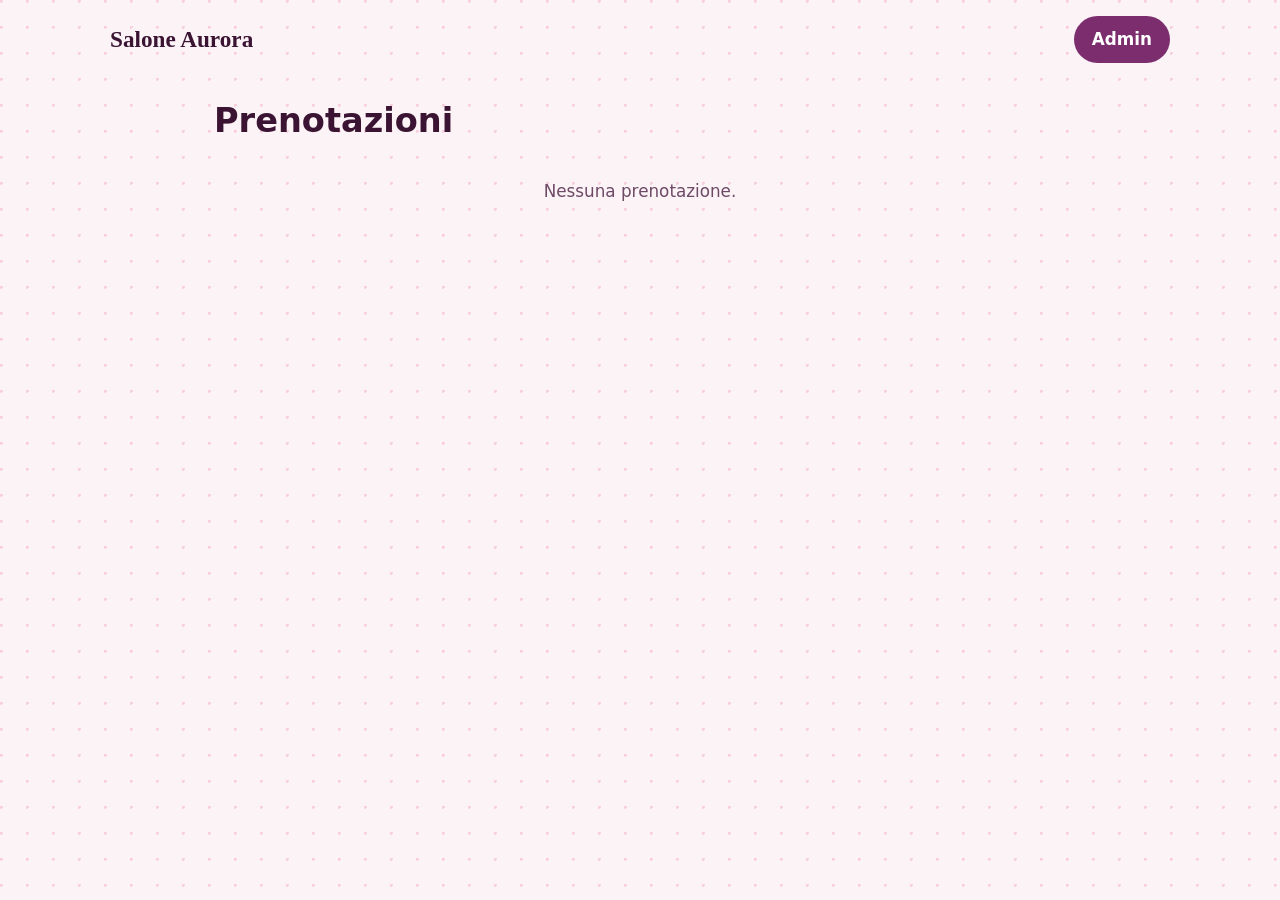
<file: parrucchiere/admin.html>
<!doctype html>
<html lang="it"><head><meta charset="utf-8"><meta name="viewport" content="width=device-width,initial-scale=1"><title>Admin · Salone Aurora</title><link rel="stylesheet" href="/assets/base.css"><link rel="stylesheet" href="style.css"><style>.admin{max-width:900px;margin:0 auto;padding:24px}.tbl{width:100%;border-collapse:collapse}.tbl th,.tbl td{padding:10px;border-bottom:1px solid var(--soft);text-align:left}.tbl th{color:var(--mut)}.act{display:flex;gap:8px}.btn-sm{padding:6px 12px;border-radius:8px;border:0;background:var(--ac);color:#fff;cursor:pointer;font-weight:600}.btn-sm.alt{background:var(--soft);color:var(--fg)}.empty{padding:40px;text-align:center;color:var(--mut)}</style></head>
<body>
<header class="h"><a class="logo" href="index.html">Salone Aurora</a><span class="tel">Admin</span></header>
<main class="admin">
<h1>Prenotazioni</h1>
<div id="list" style="overflow-x:auto"></div>
</main>
<script>
function render(){
  const arr=JSON.parse(localStorage.getItem('prenotazioni')||'[]');
  const c=document.querySelector('#list');
  if(!arr.length){c.innerHTML='<div class="empty">Nessuna prenotazione.</div>';return;}
  let html='<table class="tbl"><thead><tr><th>Data</th><th>Cliente</th><th>Telefono</th><th>Servizi</th><th>Giorno/Ora</th><th>Azioni</th></tr></thead><tbody>';
  arr.forEach((b,i)=>{html+='<tr><td>'+new Date(b.ts).toLocaleString('it-IT')+'</td><td>'+ (b.nome||'-') +'</td><td>'+b.tel+'</td><td>'+b.servizi.join(', ')+'</td><td>'+b.giorno+' '+b.ora+'</td><td class="act"><button class="btn-sm" onclick="notify('+i+')">Notifica</button><button class="btn-sm alt" onclick="del('+i+')">Elimina</button></td></tr>';});
  html+='</tbody></table>';
  c.innerHTML=html;
}
function notify(i){const arr=JSON.parse(localStorage.getItem('prenotazioni')||'[]');const b=arr[i];alert('Notifica inviata a '+b.tel+': conferma prenotazione per '+b.giorno+' '+b.ora);}
function del(i){const arr=JSON.parse(localStorage.getItem('prenotazioni')||'[]');arr.splice(i,1);localStorage.setItem('prenotazioni',JSON.stringify(arr));render();}
render();
</script>
</body></html>
</file>
<file: assets/index.css>
*{box-sizing:border-box;margin:0}
:root{--bg:#fbf6ee;--fg:#2a2118;--mut:#6b5d4d;--card:#fff;--ac:#c2410c}
@media(prefers-color-scheme:dark){:root{--bg:#17130f;--fg:#f7efe4;--mut:#c9b9a3;--card:#241d16;--ac:#e06a2c}}
body{background:var(--bg);color:var(--fg);font:1.05rem/1.6 "Nunito",system-ui,sans-serif;overflow-x:hidden}
h1,h2{font-family:"Fraunces",system-ui,serif;line-height:1.05}
:focus-visible{outline:3px solid var(--ac);outline-offset:3px;border-radius:8px}
.top{background:var(--fg);color:var(--bg);text-align:center;font-size:.85rem;padding:8px 12px}
.hd{position:relative;text-align:center;padding:70px 20px 50px}
.hd h1{font-size:clamp(2.6rem,9vw,5.4rem);max-width:15ch;margin:0 auto 16px}
.hd em{font-style:normal;background:linear-gradient(transparent 62%,#ffd28a 62%)}
.hd p{color:var(--mut);max-width:44ch;margin:auto}
.hd i{position:absolute;z-index:-1;border-radius:50%;filter:blur(55px);opacity:.5;animation:fl 12s ease-in-out infinite alternate}
@keyframes fl{to{transform:translate(30px,30px) scale(1.15)}}
.g{max-width:1150px;margin:auto;padding:10px 20px 70px;display:grid;gap:26px;grid-template-columns:repeat(auto-fit,minmax(min(100%,300px),1fr))}
.c{display:block;text-decoration:none;border-radius:34px;overflow:hidden;background:var(--card);box-shadow:0 24px 50px -26px rgba(0,0,0,.5);transition:transform .3s;opacity:0;transform:translateY(26px)}
.c.in{opacity:1;transform:none;transition:opacity .7s,transform .3s}
.c:hover{transform:translateY(-8px) rotate(-.6deg)}
.p{padding:18px 18px 0;height:250px;display:flex;align-items:center;justify-content:center}
.p .art{max-height:230px}
.b{padding:16px 22px 24px;display:flex;justify-content:space-between;align-items:center;gap:10px}
.b h2{font-size:1.45rem}.b span{color:var(--mut);font-size:.92rem}.b b{font-size:1.6rem}
footer{background:var(--fg);color:var(--bg);text-align:center;padding:28px 20px;font-size:.95rem}
@media(prefers-reduced-motion:reduce){*{animation:none!important;transition:none!important}.c{opacity:1;transform:none}}
</file>
<file: assets/base.css>
*{box-sizing:border-box;margin:0}
html{scroll-behavior:smooth}
body{background:var(--bg);color:var(--fg);font:1.05rem/1.6 var(--ft),system-ui,sans-serif;position:relative;overflow-x:hidden}
body::before{content:"";position:fixed;inset:0;z-index:-1;background:var(--pat);opacity:var(--po,.35);pointer-events:none}
h1,h2,h3{font-family:var(--fh),system-ui,serif;line-height:1.05}
a{color:inherit}
:focus-visible{outline:3px solid var(--ac);outline-offset:3px;border-radius:6px}
.wrap{max-width:1100px;margin:auto;padding:0 20px}
.top{background:var(--fg);color:var(--bg);text-align:center;font-size:.85rem;padding:8px 12px}
.h{display:flex;justify-content:space-between;align-items:center;gap:12px;padding:16px 20px;max-width:1100px;margin:auto}
.logo{font:700 1.45rem var(--fh);text-decoration:none}
.tel{background:var(--ac);color:#fff;padding:10px 18px;border-radius:99px;text-decoration:none;font-weight:700;transition:transform .2s}
.tel:hover{transform:scale(1.06)}
.hero{position:relative;padding:24px 0 70px}
.hero .wrap{display:grid;gap:20px;align-items:center}
@media(min-width:860px){.hero .wrap{grid-template-columns:1.05fr 1fr}}
.hero h1{font-size:clamp(2.8rem,9.5vw,5.8rem)}
em{font-style:normal;background:linear-gradient(transparent 64%,var(--hl) 64%);padding:0 .08em}
.hero p{font-size:1.2rem;color:var(--mut);margin:18px 0 26px;max-width:32ch}
.btn{display:inline-block;background:var(--ac);color:#fff;padding:15px 28px;border-radius:99px;text-decoration:none;border:0;font:inherit;font-weight:800;cursor:pointer;box-shadow:0 12px 28px -10px var(--ac);transition:transform .2s}
.btn:hover{transform:translateY(-3px) scale(1.03)}
.art{width:100%;height:auto;max-height:520px;display:block}
.blob{position:absolute;z-index:-1;filter:blur(50px);border-radius:50%;animation:fl 14s ease-in-out infinite alternate}
.b1{width:420px;height:420px;background:var(--ac2);opacity:.55;top:-80px;right:-80px}
.b2{width:340px;height:340px;background:var(--ac);opacity:.22;bottom:-60px;left:-90px}
@keyframes fl{to{transform:translate(30px,40px) scale(1.1)}}
.mq{overflow:hidden;background:var(--ac);color:#fff;padding:14px 0;font:700 1.25rem var(--fh);white-space:nowrap}
.mq div{display:inline-block;animation:mq 28s linear infinite}
.mq span{margin:0 18px}
@keyframes mq{to{transform:translateX(-50%)}}
.sep{display:block;width:100%;height:60px;color:var(--soft);margin-bottom:-1px}
.flip{transform:scaleY(-1);margin:-1px 0 0}
section{padding:56px 0}
.soft{background:var(--soft)}
h2{font-size:clamp(2rem,6vw,3.4rem);margin-bottom:28px}
.grid{display:grid;gap:18px;grid-template-columns:repeat(auto-fit,minmax(min(100%,240px),1fr));list-style:none;padding:0}
.list{grid-template-columns:repeat(auto-fit,minmax(min(100%,330px),1fr))}
.card{background:var(--card);border-radius:var(--r);padding:24px;box-shadow:0 18px 40px -22px rgba(0,0,0,.4);transition:transform .25s}
.card:hover{transform:translateY(-6px)}
.glass{background:color-mix(in srgb,var(--card) 72%,transparent);backdrop-filter:blur(12px);-webkit-backdrop-filter:blur(12px);border:1px solid rgba(255,255,255,.3)}
.ic{width:44px;height:44px;color:var(--ac);flex:none}
.steps .n{float:right;font:700 2.6rem var(--fh);color:var(--ac2)}
.steps h3,.li h3{font-size:1.35rem;margin:10px 0 4px}
.steps p,.li p{color:var(--mut);font-size:.97rem}
.li{display:flex;gap:16px;align-items:center}
.li h3{margin:0}
.pp{margin-left:auto;text-align:right}
.pr{display:block;font:700 1.5rem var(--fh);color:var(--ac);white-space:nowrap}
.tm{color:var(--mut);font-size:.9rem}
#book{padding:26px}
fieldset{border:0;padding:0}
.l{font-size:.85rem;color:var(--mut);display:block}
.chips{display:flex;flex-wrap:wrap;gap:10px;margin:12px 0 18px}
.chip{position:relative}
.chip input{position:absolute;opacity:0;inset:0}
.chip span{display:inline-block;padding:10px 16px;border-radius:99px;border:2px solid var(--ac);cursor:pointer;transition:.2s}
.chip span b{font-weight:700;opacity:.8}
.chip input:checked+span{background:var(--ac);color:#fff}
.chip input:focus-visible+span{outline:3px solid var(--fg);outline-offset:2px}
.row{display:grid;gap:12px;grid-template-columns:repeat(auto-fit,minmax(170px,1fr));margin-bottom:18px}
select,input[type=text],input[type=tel]{width:100%;padding:12px;border-radius:12px;border:2px solid var(--soft);background:var(--bg);color:var(--fg);font:inherit}
#msg{margin-top:10px;color:var(--ac);font-weight:700;min-height:1.4em}
.rev blockquote{font-size:1.05rem;margin-bottom:12px}
.st{color:var(--ac2);letter-spacing:3px;font-size:1.1rem}
.two{display:grid;gap:24px;align-items:center}
@media(min-width:800px){.two{grid-template-columns:1fr 1.2fr}}
.hrs{list-style:none;padding:0;margin:14px 0}
.hrs li{display:flex;justify-content:space-between;gap:12px;border-bottom:1px dashed var(--ac2);padding:8px 0}
.map{width:100%;height:auto;border-radius:var(--r);box-shadow:0 18px 40px -22px rgba(0,0,0,.4)}
footer{background:var(--fg);color:var(--bg);text-align:center;padding:28px 20px 34px;font-size:.95rem}
.mbar{display:none;position:fixed;left:0;right:0;bottom:0;z-index:20;gap:8px;padding:10px;background:color-mix(in srgb,var(--card) 85%,transparent);backdrop-filter:blur(10px);-webkit-backdrop-filter:blur(10px);box-shadow:0 -8px 24px -12px rgba(0,0,0,.4)}
.mbar a{flex:1;text-align:center;padding:13px;border-radius:99px;font-weight:800;text-decoration:none;background:var(--ac);color:#fff}
.mbar a+a{background:#1b8f4c}
@media(max-width:720px){.mbar{display:flex}body{padding-bottom:76px}.li{flex-wrap:wrap}}
.rv{opacity:0;transform:translateY(26px);transition:opacity .7s,transform .7s}
.rv.in{opacity:1;transform:none}
@media(prefers-reduced-motion:reduce){*,*::before,*::after{animation:none!important;transition:none!important;scroll-behavior:auto!important}.rv{opacity:1;transform:none}}
</file>
<file: autoscuola/style.css>
:root{--bg:#effcfa;--card:#ffffff;--fg:#0d3b3a;--mut:#3f6b69;--ac:#087c78;--ac2:#7fe0d4;--soft:#d6f5f0;--hl:#aef0e5;--r:30px;--fh:"Baloo 2";--ft:"Nunito Sans";--pat:repeating-linear-gradient(-45deg,transparent 0 24px,var(--ac2) 24px 26px);--po:.25;}@media(prefers-color-scheme:dark){:root{--bg:#0a1c1c;--card:#112a2a;--fg:#e2fbf8;--mut:#9ccfc9;--ac:#0a857f;--ac2:#1f7a72;--soft:#0e2424;--hl:#145a55;}}
em{background:linear-gradient(transparent 60%,var(--ac2) 60%)}
.hero h1,h2{font-weight:800}
.steps li{border-top:6px dashed var(--ac2)}
.steps li:nth-child(2){margin-top:22px}.steps li:nth-child(3){margin-top:44px}
</file>
<file: estetica/style.css>
:root{--bg:#fdf6f4;--card:#ffffff;--fg:#3a2c2e;--mut:#6e5b5e;--ac:#9c5260;--ac2:#b8cdb4;--soft:#eef3ec;--hl:#e8c4ca;--r:44px;--fh:"Cormorant Garamond";--ft:"Jost";--pat:radial-gradient(circle,transparent 0 18px,var(--ac2) 19px 20px,transparent 21px) 0 0/48px 48px;--po:.4;}@media(prefers-color-scheme:dark){:root{--bg:#1c1819;--card:#282223;--fg:#f6ebe9;--mut:#cdb9bb;--ac:#b36474;--ac2:#5d7a60;--soft:#222a22;--hl:#5a3a42;}}
.ic{stroke-width:1.1!important;width:50px;height:50px}
em{background:none;font-style:italic;color:var(--ac)}
.hero h1,h2{font-weight:500}
.hero h1{font-size:clamp(3rem,10vw,6.2rem)}
.btn,.tel{letter-spacing:.04em}
</file>
<file: fiorista/style.css>
:root{--bg:#faf5fc;--card:#ffffff;--fg:#2d1b3d;--mut:#62507a;--ac:#6d3aa0;--ac2:#8fc79a;--soft:#efe6f6;--hl:#d9c2ee;--r:54px 16px 54px 16px;--fh:"DM Serif Display";--ft:"Quicksand";--pat:radial-gradient(circle,var(--ac2) 3px,transparent 4px) 0 0/44px 44px,radial-gradient(circle,var(--hl) 3px,transparent 4px) 22px 22px/44px 44px;--po:.35;}@media(prefers-color-scheme:dark){:root{--bg:#170f20;--card:#241731;--fg:#f1e8fa;--mut:#c3b0da;--ac:#8a55c4;--ac2:#3f7a4c;--soft:#1e1429;--hl:#4a2d6a;}}
em{background:none;font-style:italic;color:var(--ac)}
.hero h1,h2{font-weight:400}
.card{border:2px solid var(--hl)}
.btn{border-radius:99px 30px 99px 30px}
</file>
<file: mp-personalstyle/style.css>
:root{--bg:#eeeeee;--card:#ffffff;--fg:#111111;--mut:#5c5c5c;--ac:#111111;--ac2:#bdbdbd;--soft:#e2e2e2;--hl:#cfcfcf;--r:28px;--fh:"Playfair Display";--ft:"DM Sans";--pat:radial-gradient(circle at 1px 1px,var(--ac2) 1.5px,transparent 2px) 0 0/26px 26px;--po:.45;}@media(prefers-color-scheme:dark){:root{--bg:#111111;--card:#1c1c1c;--fg:#eeeeee;--mut:#a8a8a8;--ac:#6e6e6e;--ac2:#3a3a3a;--soft:#181818;--hl:#2e2e2e;}}
em{background:none;text-decoration:underline wavy var(--ac2);text-underline-offset:.14em;text-decoration-thickness:5px;text-decoration-skip-ink:none;-webkit-text-decoration-skip:none}
.hero h1{font-weight:800}
.locks{display:flex;flex-wrap:wrap;gap:26px 24px;justify-content:center;padding-bottom:34px}
.lock{width:70px;height:170px;border-radius:50% 50% 46% 46%/12% 12% 88% 88%;background:linear-gradient(100deg,var(--c1),var(--c2) 55%,var(--c1));position:relative;box-shadow:0 18px 30px -16px var(--c1);transition:transform .3s;transform-origin:top center}
.lock::after{content:"";position:absolute;inset:8% 28% 10% 22%;border-radius:50%;background:linear-gradient(rgba(255,255,255,.55),transparent)}
.lock:hover{transform:rotate(-6deg) scale(1.06)}
html,body{overflow-x:hidden;max-width:100%}
.lock span{position:absolute;bottom:-28px;left:50%;transform:translateX(-50%);font-size:.8rem;white-space:nowrap;color:var(--mut)}
.mbar a{font-size:.9rem;padding:10px 6px;white-space:nowrap;overflow:hidden;text-overflow:ellipsis}
.team{display:grid;grid-template-columns:repeat(auto-fit,minmax(160px,1fr));gap:18px}
.team .card{text-align:center;padding:24px 16px}
.avatar{width:72px;height:72px;border-radius:50%;margin:0 auto 12px;display:grid;place-items:center;font-size:1.8rem;font-weight:800;color:#fff;background:var(--c);box-shadow:0 12px 24px -10px var(--c)}
.faq details{padding:18px 22px;cursor:pointer;margin-bottom:12px}
.faq summary{font-weight:700;list-style:none}
.faq summary::-webkit-details-marker{display:none}
.faq p{margin-top:10px;color:var(--mut)}
.social{display:flex;gap:10px;margin-top:16px;flex-wrap:wrap}
.social a{padding:8px 14px;border-radius:999px;background:var(--soft);color:var(--fg);text-decoration:none;font-weight:600;font-size:.9rem}
.social a:hover{background:var(--ac);color:#fff}
.cal{display:grid;grid-template-columns:repeat(auto-fit,minmax(84px,1fr));gap:8px;margin-bottom:16px}
.cday{padding:12px 8px;border-radius:14px;border:1px solid var(--soft);background:var(--card);color:var(--fg);font-weight:600;cursor:pointer;transition:.2s}
.cday:hover{background:var(--soft)}
.cday.on{background:var(--ac);color:#fff;border-color:var(--ac)}
.gallery{display:grid;grid-template-columns:repeat(auto-fit,minmax(150px,1fr));gap:14px;margin-top:20px}
.gitem{aspect-ratio:3/4;border-radius:var(--r);background:var(--g);display:grid;place-items:center;color:#fff;font-weight:700;font-size:1.1rem;box-shadow:0 14px 28px -14px rgba(0,0,0,.4);transition:transform .3s;overflow:hidden}
.gitem img{width:100%;height:100%;object-fit:cover;display:block}
.gitem:hover{transform:scale(1.04)}
.brandcard{max-width:640px;margin:0 auto;padding:32px 24px;text-align:center}
.brandcard p{color:var(--mut);margin-top:10px}
.brandcard .btn{margin-top:18px}
.list{grid-template-columns:repeat(auto-fit,minmax(min(100%,300px),1fr))}
.card.li{display:flex;align-items:center;flex-wrap:wrap;gap:8px 14px;min-width:0;max-width:100%}
.card.li .ic{flex:0 0 auto}
.card.li>div:not(.pp){flex:1 1 150px;min-width:0}
.card.li h3,.card.li p{overflow-wrap:anywhere;hyphens:auto}
.card.li .pp{flex:0 0 auto;margin-left:auto;white-space:nowrap;text-align:right}
.chips{display:flex;flex-wrap:wrap;gap:8px}
.chip{max-width:100%}
.chip span{white-space:normal;overflow-wrap:anywhere}
</file>
<file: officina/style.css>
:root{--bg:#eef1f5;--card:#ffffff;--fg:#101c2e;--mut:#46546a;--ac:#1450c8;--ac2:#8a98ab;--soft:#dfe5ec;--hl:#bcd0f5;--r:6px;--fh:"Barlow Condensed";--ft:"Barlow";--pat:linear-gradient(var(--ac2) 1px,transparent 1px) 0 0/40px 40px,linear-gradient(90deg,var(--ac2) 1px,transparent 1px) 0 0/40px 40px;--po:.18;}@media(prefers-color-scheme:dark){:root{--bg:#0d131d;--card:#17202e;--fg:#e8eef7;--mut:#9fb0c6;--ac:#2f6be0;--ac2:#5a6b82;--soft:#121a27;--hl:#1c3a78;}}
.hero h1,h2{text-transform:uppercase;font-weight:800}
.hero h1{letter-spacing:-.01em;line-height:.95}
em{background:var(--ac);color:#fff;padding:0 .15em}
.pr{font-size:2.7rem;line-height:1}
.tm{font:700 1.4rem var(--fh);text-transform:uppercase}
.card{border-left:6px solid var(--ac)}
.gear{animation:spin 40s linear infinite;transform-box:fill-box;transform-origin:center}
.gear.r{animation-direction:reverse;animation-duration:20s}
@keyframes spin{to{transform:rotate(360deg)}}
</file>
<file: panificio/style.css>
:root{--bg:#fbf4e4;--card:#fffaf0;--fg:#3a2a12;--mut:#6f5a35;--ac:#a56a0f;--ac2:#e8c36a;--soft:#f3e4bf;--hl:#efd48a;--r:16px;--fh:"Fraunces";--ft:"Karla";--pat:repeating-linear-gradient(60deg,transparent 0 10px,var(--ac2) 10px 11px,transparent 11px 20px),repeating-linear-gradient(-60deg,transparent 0 10px,var(--ac2) 10px 11px,transparent 11px 20px);--po:.2;}@media(prefers-color-scheme:dark){:root{--bg:#1e1709;--card:#2b2110;--fg:#f8ecd0;--mut:#d4bd8c;--ac:#b97a12;--ac2:#8a6a20;--soft:#281f0d;--hl:#6b5217;}}
em{background:linear-gradient(transparent 70%,var(--hl) 70%)}
.hero h1{font-weight:900}
.card{border:2px dashed var(--ac2)}
h2{font-weight:900}
</file>
<file: parrucchiere/style.css>
:root{--bg:#fbf3f6;--card:#ffffff;--fg:#3a1432;--mut:#6e4a66;--ac:#7b2d6e;--ac2:#f4a6c0;--soft:#f6e1ea;--hl:#f8c3d6;--r:28px;--fh:"Playfair Display";--ft:"DM Sans";--pat:radial-gradient(circle at 1px 1px,var(--ac2) 1.5px,transparent 2px) 0 0/26px 26px;--po:.45;}@media(prefers-color-scheme:dark){:root{--bg:#1f0d1c;--card:#2e1629;--fg:#fbeaf3;--mut:#d2aac6;--ac:#b8458f;--ac2:#7b2d6e;--soft:#2a1226;--hl:#6a2a5e;}}
em{background:none;text-decoration:underline wavy var(--ac2);text-underline-offset:.14em;text-decoration-thickness:5px}
.hero h1{font-weight:800}
.locks{display:flex;flex-wrap:wrap;gap:26px 24px;justify-content:center;padding-bottom:34px}
.lock{width:70px;height:170px;border-radius:50% 50% 46% 46%/12% 12% 88% 88%;background:linear-gradient(100deg,var(--c1),var(--c2) 55%,var(--c1));position:relative;box-shadow:0 18px 30px -16px var(--c1);transition:transform .3s;transform-origin:top center}
.lock::after{content:"";position:absolute;inset:8% 28% 10% 22%;border-radius:50%;background:linear-gradient(rgba(255,255,255,.55),transparent)}
.lock:hover{transform:rotate(-6deg) scale(1.06)}
html,body{overflow-x:hidden;max-width:100%}
.lock span{position:absolute;bottom:-28px;left:50%;transform:translateX(-50%);font-size:.8rem;white-space:nowrap;color:var(--mut)}
.mbar a{font-size:.9rem;padding:10px 6px;white-space:nowrap;overflow:hidden;text-overflow:ellipsis}
.team{display:grid;grid-template-columns:repeat(auto-fit,minmax(160px,1fr));gap:18px}
.team .card{text-align:center;padding:24px 16px}
.avatar{width:72px;height:72px;border-radius:50%;margin:0 auto 12px;display:grid;place-items:center;font-size:1.8rem;font-weight:800;color:#fff;background:var(--c);box-shadow:0 12px 24px -10px var(--c)}
.faq details{padding:18px 22px;cursor:pointer;margin-bottom:12px}
.faq summary{font-weight:700;list-style:none}
.faq summary::-webkit-details-marker{display:none}
.faq p{margin-top:10px;color:var(--mut)}
.social{display:flex;gap:10px;margin-top:16px;flex-wrap:wrap}
.social a{padding:8px 14px;border-radius:999px;background:var(--soft);color:var(--fg);text-decoration:none;font-weight:600;font-size:.9rem}
.social a:hover{background:var(--ac);color:#fff}
.cal{display:grid;grid-template-columns:repeat(auto-fit,minmax(84px,1fr));gap:8px;margin-bottom:16px}
.cday{padding:12px 8px;border-radius:14px;border:1px solid var(--soft);background:var(--card);color:var(--fg);font-weight:600;cursor:pointer;transition:.2s}
.cday:hover{background:var(--soft)}
.cday.on{background:var(--ac);color:#fff;border-color:var(--ac)}
.gallery{display:grid;grid-template-columns:repeat(auto-fit,minmax(150px,1fr));gap:14px;margin-top:20px}
.gitem{aspect-ratio:3/4;border-radius:var(--r);background:var(--g);display:grid;place-items:center;color:#fff;font-weight:700;font-size:1.1rem;box-shadow:0 14px 28px -14px rgba(0,0,0,.4);transition:transform .3s}
.gitem:hover{transform:scale(1.04)}
</file>
<file: pizzeria/style.css>
:root{--bg:#fff6e5;--card:#fffdf6;--fg:#3b1510;--mut:#75443a;--ac:#c8281e;--ac2:#f6b73c;--soft:#fde7c0;--hl:#ffd28a;--r:26px;--fh:"Alfa Slab One";--ft:"Nunito";--pat:conic-gradient(var(--ac2) 25%,transparent 0 50%,var(--ac2) 0 75%,transparent 0) 0 0/64px 64px;--po:.14;}@media(prefers-color-scheme:dark){:root{--bg:#231210;--card:#321b17;--fg:#fff0dc;--mut:#e0b9a6;--ac:#d33526;--ac2:#c8841c;--soft:#2d1815;--hl:#7a3a1f;}}
em{background:none;color:var(--ac)}
.hero h1{text-transform:uppercase;letter-spacing:-.01em;font-weight:400}
h2{font-weight:400}
.fall{animation:fall 4.2s ease-in infinite;transform-box:fill-box}
@keyframes fall{0%{transform:translateY(-150px) rotate(0);opacity:0}15%{opacity:1}65%{transform:translateY(150px) rotate(120deg);opacity:1}100%{transform:translateY(150px) rotate(120deg);opacity:0}}
.card{border:3px solid var(--ac2)}
</file>
